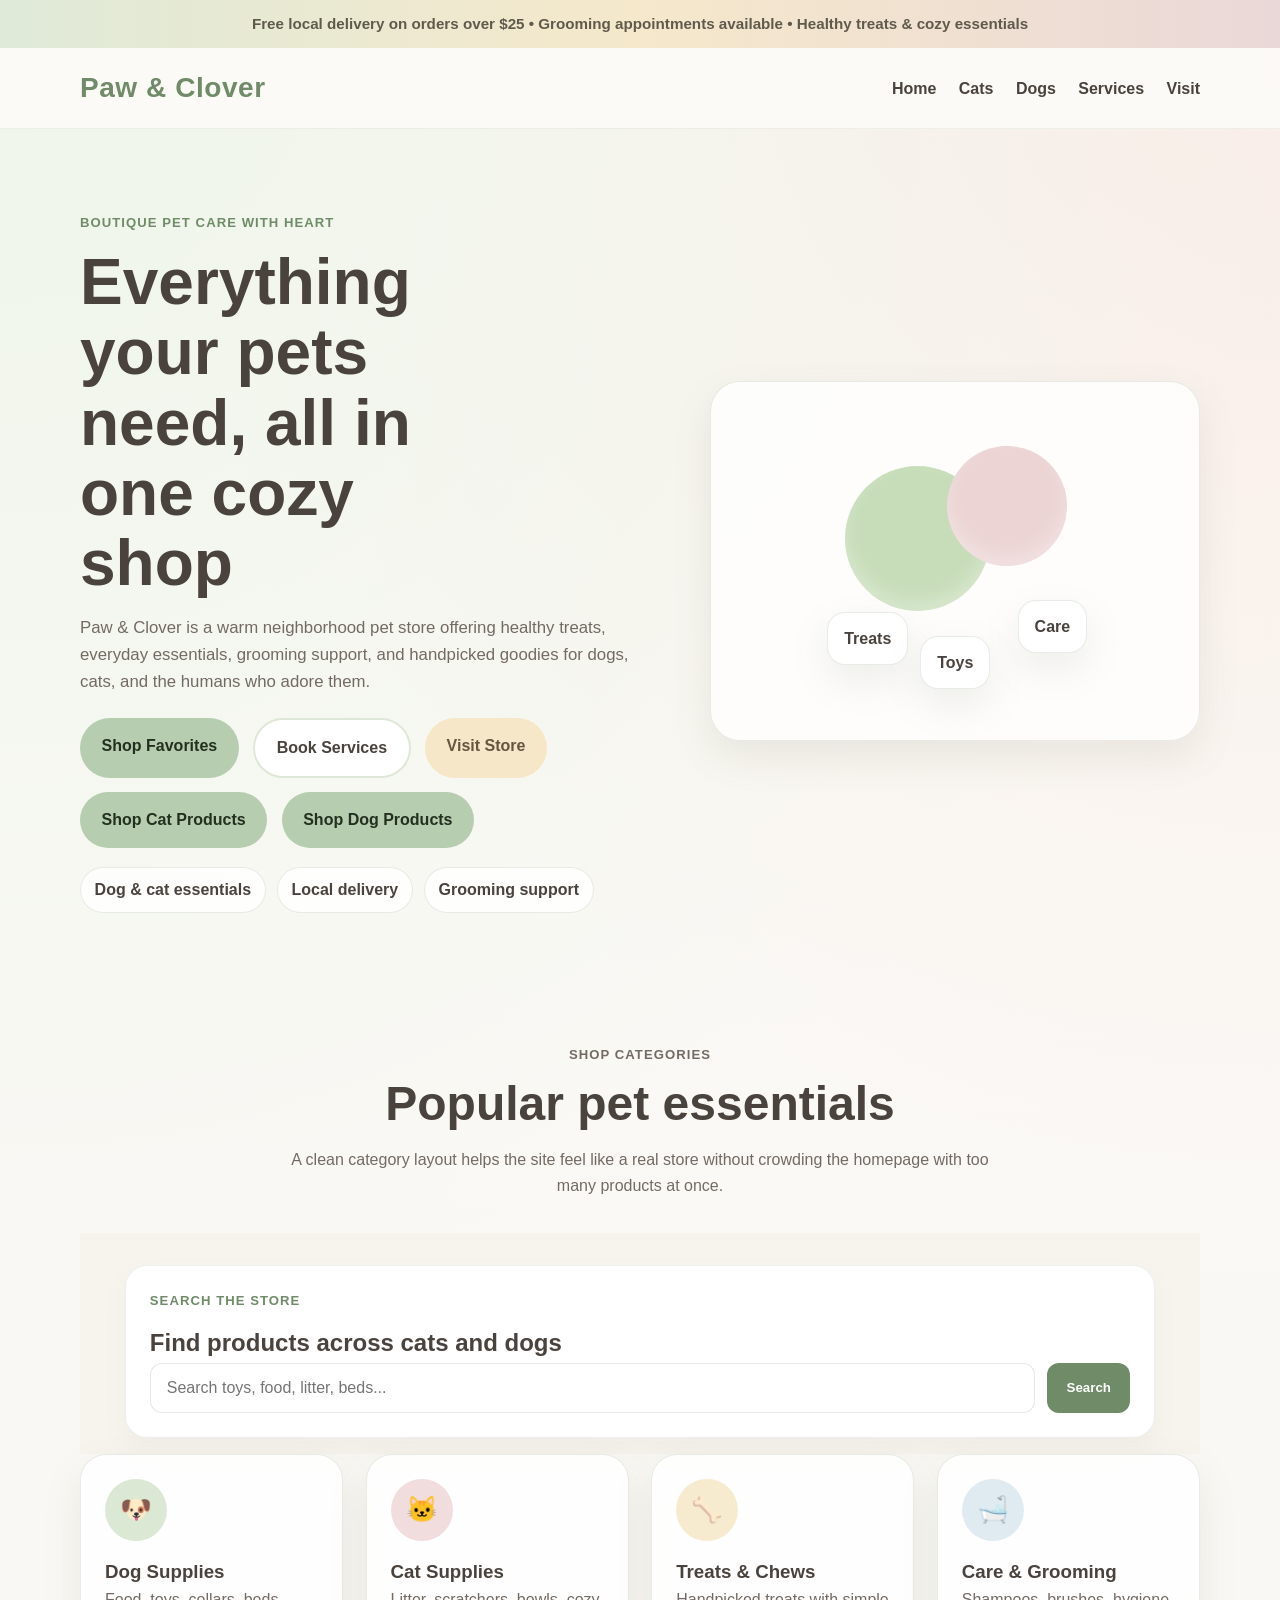
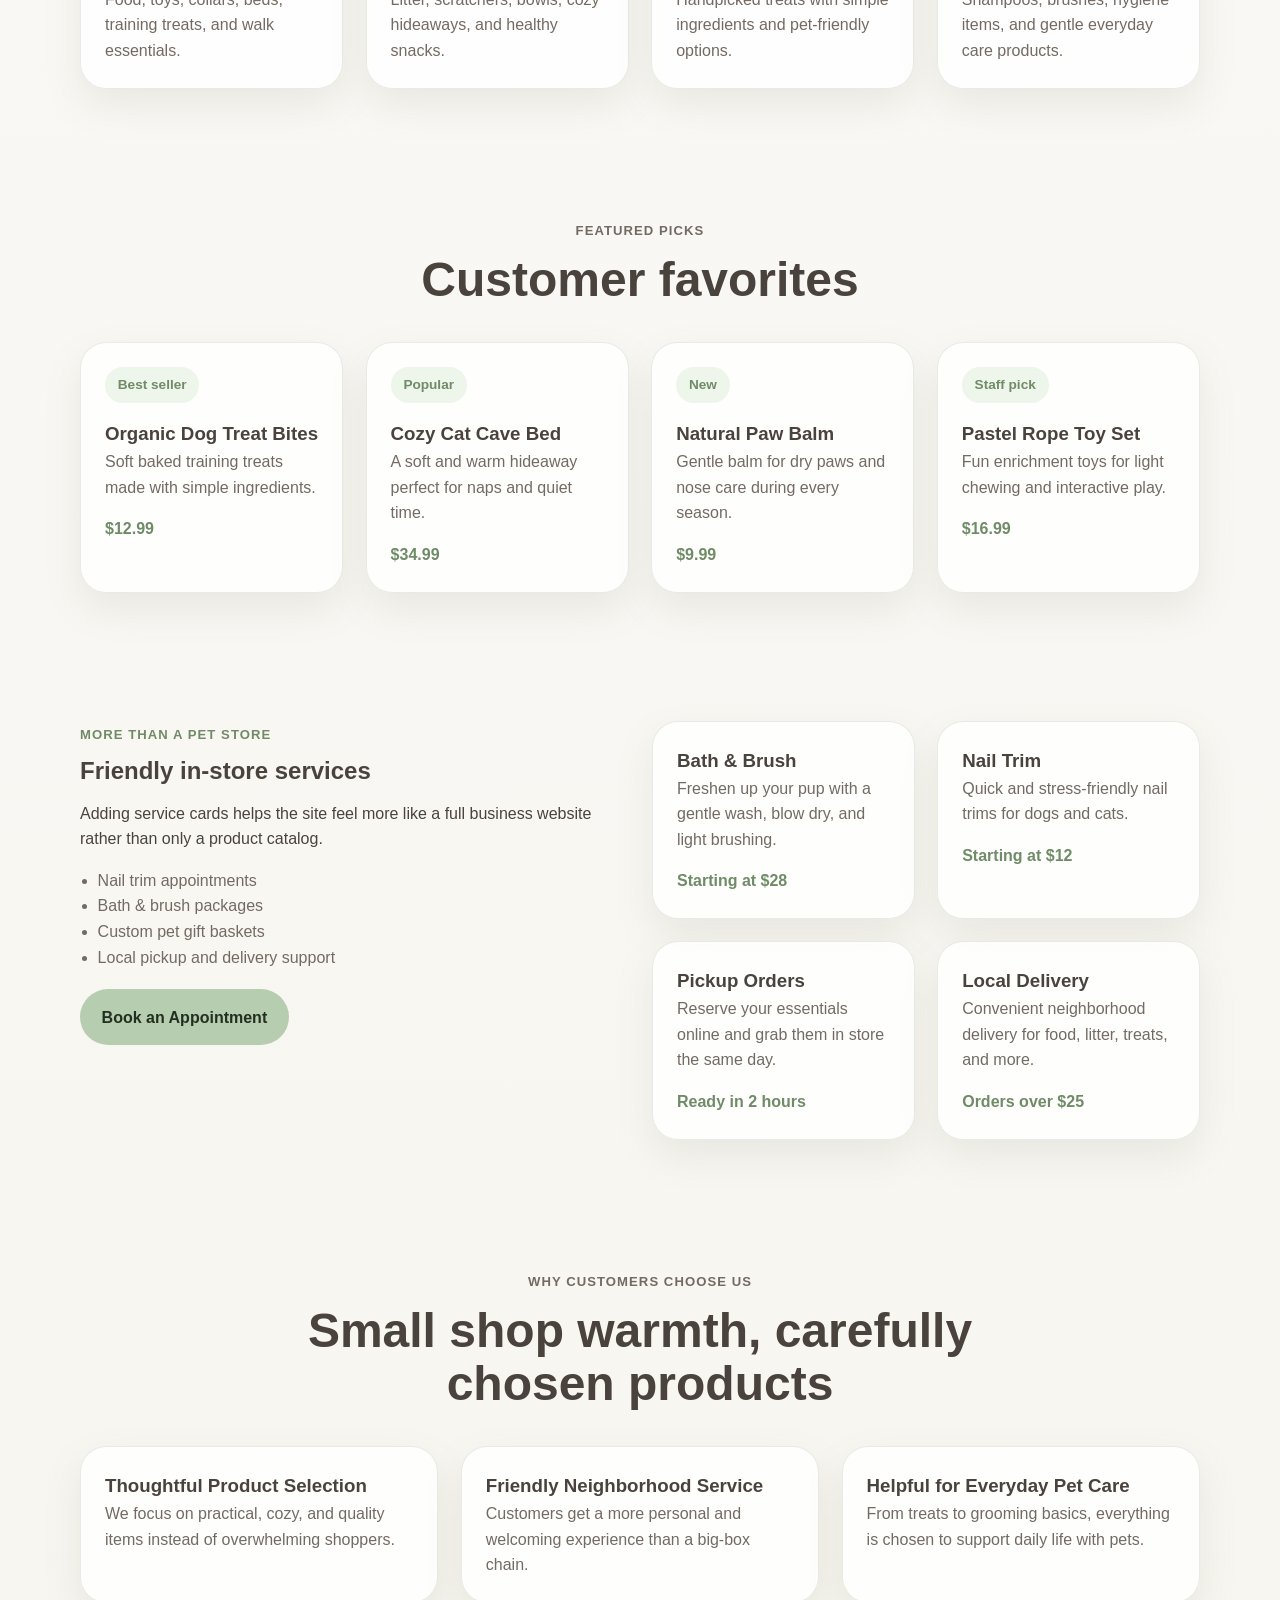
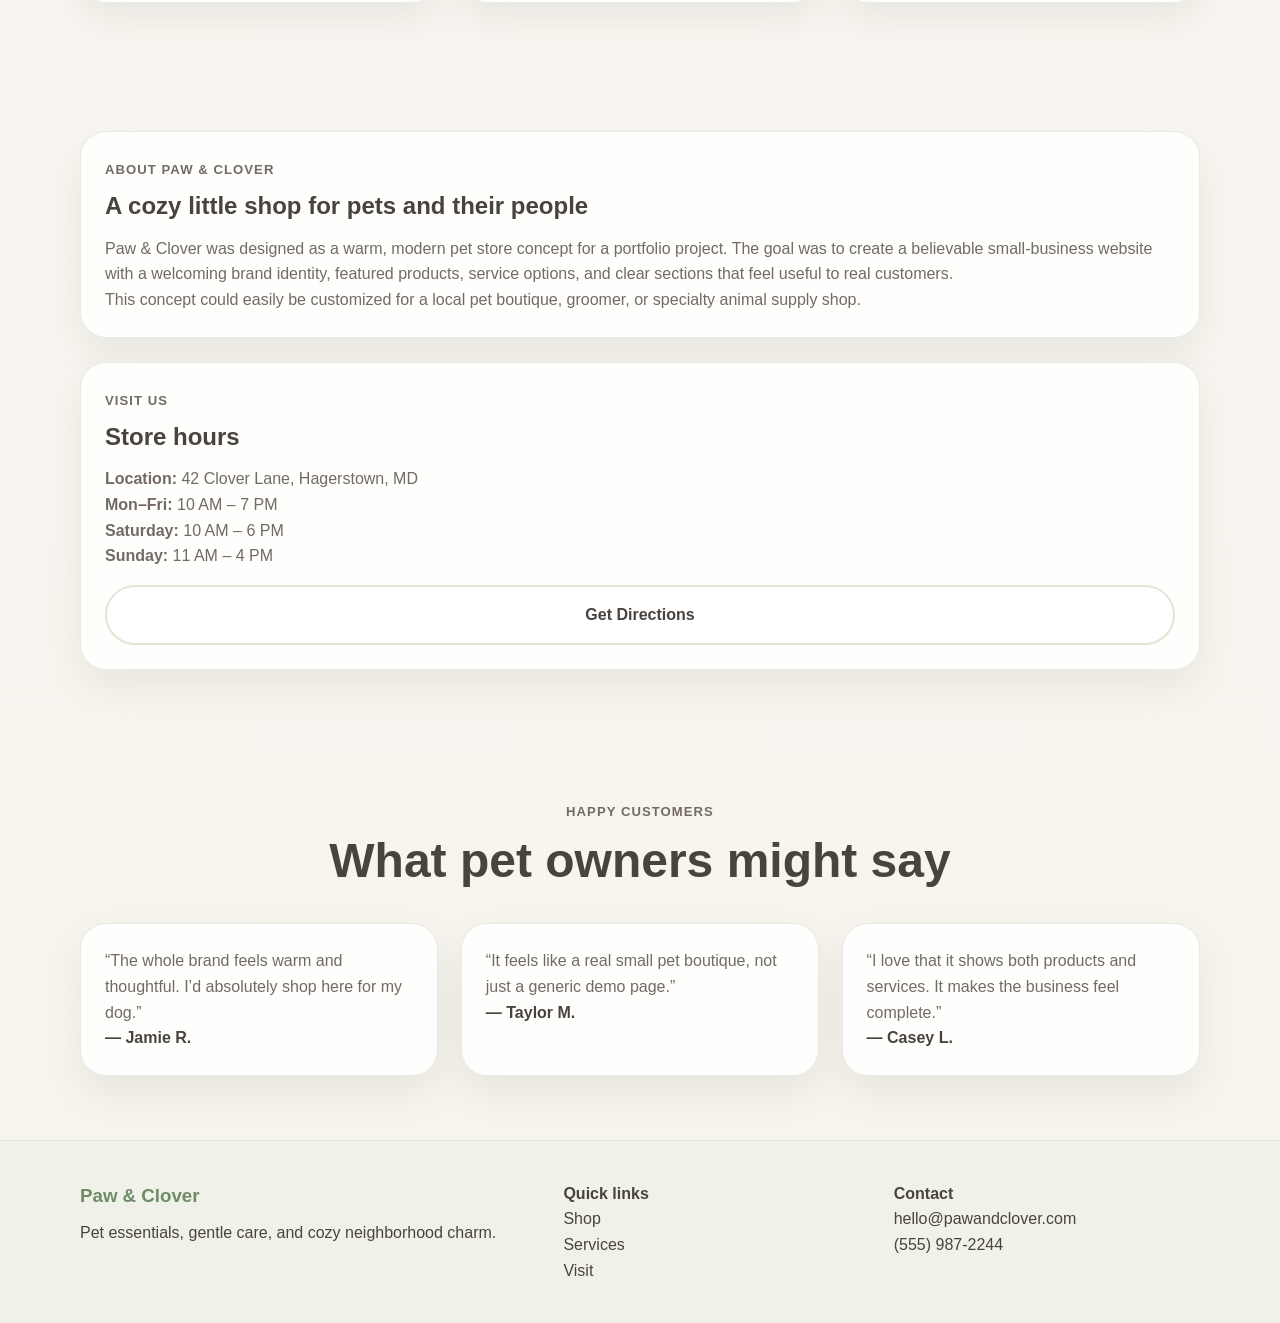
<file: index.html>
<!DOCTYPE html>
<html lang="en">
<head>
  <meta charset="UTF-8" />
  <meta name="viewport" content="width=device-width, initial-scale=1.0" />
  <title>Paw & Clover | Pet Store</title>
  <link rel="stylesheet" href="style.css" />
</head>
<body>
  <div class="top-bar">
    Free local delivery on orders over $25 • Grooming appointments available • Healthy treats & cozy essentials
  </div>

  <header class="site-header">
  <div class="container nav">
    <a href="index.html" class="logo">Paw & Clover</a>

    <nav>
      <ul class="nav-links">
        <li><a href="index.html">Home</a></li>
        <li><a href="cats.html">Cats</a></li>
        <li><a href="dogs.html">Dogs</a></li>
        <li><a href="#services">Services</a></li>
        <li><a href="#visit">Visit</a></li>
      </ul>
    </nav>
  </div>
</header>

  <section class="hero" id="home">
    <div class="container hero-grid">
      <div class="hero-copy">
        <p class="eyebrow">Boutique pet care with heart</p>
        <h1>Everything your pets need, all in one cozy shop</h1>
        <p class="hero-text">
          Paw & Clover is a warm neighborhood pet store offering healthy treats,
          everyday essentials, grooming support, and handpicked goodies for dogs,
          cats, and the humans who adore them.
        </p>

       <div class="hero-actions">
         <a href="#shop" class="btn primary-btn">Shop Favorites</a>
         <a href="#services" class="btn secondary-btn">Book Services</a>
         <a href="#visit" class="btn ghost-btn">Visit Store</a>

         <a href="cats.html" class="btn primary-btn">Shop Cat Products</a>
         <a href="dogs.html" class="btn primary-btn">Shop Dog Products</a>
         </div>

        <div class="hero-pills">
          <span>Dog & cat essentials</span>
          <span>Local delivery</span>
          <span>Grooming support</span>
        </div>
      </div>

      <div class="hero-card">
        <div class="pet-illustration">
          <div class="pet-circle dog-circle"></div>
          <div class="pet-circle cat-circle"></div>
          <div class="pet-card small-card card-one">Treats</div>
          <div class="pet-card small-card card-two">Toys</div>
          <div class="pet-card small-card card-three">Care</div>
        </div>
      </div>
    </div>
  </section>

  <section class="category-section" id="shop">
    <div class="container">
      <div class="section-heading">
        <p class="eyebrow">Shop categories</p>
        <h2>Popular pet essentials</h2>
        <p>
          A clean category layout helps the site feel like a real store without
          crowding the homepage with too many products at once.
        </p>
      </div>
     
   <section class="homepage-search-section">
    <div class="container">
      <div class="homepage-search-card">
        <p class="department-label">Search the store</p>
        <h2>Find products across cats and dogs</h2>

        <form class="search-bar" id="global-search-form">
          <input
            id="global-search-input"
            type="text"
            placeholder="Search toys, food, litter, beds..."
          />
          <button type="submit">Search</button>
        </form>

        <div id="global-search-results"></div>
      </div>
    </div>
  </section>
      <div class="card-grid four-grid">
        <article class="category-card">
          <div class="icon-circle sage">🐶</div>
          <h3>Dog Supplies</h3>
          <p>Food, toys, collars, beds, training treats, and walk essentials.</p>
        </article>

        <article class="category-card">
          <div class="icon-circle blush">🐱</div>
          <h3>Cat Supplies</h3>
          <p>Litter, scratchers, bowls, cozy hideaways, and healthy snacks.</p>
        </article>

        <article class="category-card">
          <div class="icon-circle cream">🦴</div>
          <h3>Treats & Chews</h3>
          <p>Handpicked treats with simple ingredients and pet-friendly options.</p>
        </article>

        <article class="category-card">
          <div class="icon-circle blue">🛁</div>
          <h3>Care & Grooming</h3>
          <p>Shampoos, brushes, hygiene items, and gentle everyday care products.</p>
        </article>
      </div>
    </div>
  </section>

  <section class="featured-products" id="featured">
    <div class="container">
      <div class="section-heading">
        <p class="eyebrow">Featured picks</p>
        <h2>Customer favorites</h2>
      </div>

      <div class="card-grid four-grid">
        <article class="product-card">
          <div class="product-badge">Best seller</div>
          <h3>Organic Dog Treat Bites</h3>
          <p>Soft baked training treats made with simple ingredients.</p>
          <span>$12.99</span>
        </article>

        <article class="product-card">
          <div class="product-badge">Popular</div>
          <h3>Cozy Cat Cave Bed</h3>
          <p>A soft and warm hideaway perfect for naps and quiet time.</p>
          <span>$34.99</span>
        </article>

        <article class="product-card">
          <div class="product-badge">New</div>
          <h3>Natural Paw Balm</h3>
          <p>Gentle balm for dry paws and nose care during every season.</p>
          <span>$9.99</span>
        </article>

        <article class="product-card">
          <div class="product-badge">Staff pick</div>
          <h3>Pastel Rope Toy Set</h3>
          <p>Fun enrichment toys for light chewing and interactive play.</p>
          <span>$16.99</span>
        </article>
      </div>
    </div>
  </section>

  <section class="services-section" id="services">
    <div class="container services-grid">
      <div class="services-copy">
        <p class="eyebrow">More than a pet store</p>
        <h2>Friendly in-store services</h2>
        <p>
          Adding service cards helps the site feel more like a full business
          website rather than only a product catalog.
        </p>

        <ul class="service-list">
          <li>Nail trim appointments</li>
          <li>Bath & brush packages</li>
          <li>Custom pet gift baskets</li>
          <li>Local pickup and delivery support</li>
        </ul>

        <a href="#" class="btn primary-btn">Book an Appointment</a>
      </div>

      <div class="card-grid two-grid">
        <article class="service-card">
          <h3>Bath & Brush</h3>
          <p>
            Freshen up your pup with a gentle wash, blow dry, and light brushing.
          </p>
          <span>Starting at $28</span>
        </article>

        <article class="service-card">
          <h3>Nail Trim</h3>
          <p>
            Quick and stress-friendly nail trims for dogs and cats.
          </p>
          <span>Starting at $12</span>
        </article>

        <article class="service-card">
          <h3>Pickup Orders</h3>
          <p>
            Reserve your essentials online and grab them in store the same day.
          </p>
          <span>Ready in 2 hours</span>
        </article>

        <article class="service-card">
          <h3>Local Delivery</h3>
          <p>
            Convenient neighborhood delivery for food, litter, treats, and more.
          </p>
          <span>Orders over $25</span>
        </article>
      </div>
    </div>
  </section>

  <section class="why-section">
    <div class="container">
      <div class="section-heading">
        <p class="eyebrow">Why customers choose us</p>
        <h2>Small shop warmth, carefully chosen products</h2>
      </div>

      <div class="card-grid three-grid">
        <article class="why-card">
          <h3>Thoughtful Product Selection</h3>
          <p>
            We focus on practical, cozy, and quality items instead of overwhelming shoppers.
          </p>
        </article>

        <article class="why-card">
          <h3>Friendly Neighborhood Service</h3>
          <p>
            Customers get a more personal and welcoming experience than a big-box chain.
          </p>
        </article>

        <article class="why-card">
          <h3>Helpful for Everyday Pet Care</h3>
          <p>
            From treats to grooming basics, everything is chosen to support daily life with pets.
          </p>
        </article>
      </div>
    </div>
  </section>

  <section class="about-section" id="about">
    <div class="container about-grid">
      <article class="about-card">
        <p class="eyebrow">About Paw & Clover</p>
        <h2>A cozy little shop for pets and their people</h2>
        <p>
          Paw & Clover was designed as a warm, modern pet store concept for a
          portfolio project. The goal was to create a believable small-business
          website with a welcoming brand identity, featured products, service
          options, and clear sections that feel useful to real customers.
        </p>
        <p>
          This concept could easily be customized for a local pet boutique,
          groomer, or specialty animal supply shop.
        </p>
      </article>

      <article class="hours-card" id="visit">
        <p class="eyebrow">Visit us</p>
        <h2>Store hours</h2>
        <p><strong>Location:</strong> 42 Clover Lane, Hagerstown, MD</p>
        <p><strong>Mon–Fri:</strong> 10 AM – 7 PM</p>
        <p><strong>Saturday:</strong> 10 AM – 6 PM</p>
        <p><strong>Sunday:</strong> 11 AM – 4 PM</p>
        <a href="#" class="btn secondary-btn full-btn">Get Directions</a>
      </article>
    </div>
  </section>

  <section class="reviews-section">
    <div class="container">
      <div class="section-heading">
        <p class="eyebrow">Happy customers</p>
        <h2>What pet owners might say</h2>
      </div>

      <div class="card-grid three-grid">
        <article class="review-card">
          <p>
            “The whole brand feels warm and thoughtful. I’d absolutely shop here for my dog.”
          </p>
          <strong>— Jamie R.</strong>
        </article>

        <article class="review-card">
          <p>
            “It feels like a real small pet boutique, not just a generic demo page.”
          </p>
          <strong>— Taylor M.</strong>
        </article>

        <article class="review-card">
          <p>
            “I love that it shows both products and services. It makes the business feel complete.”
          </p>
          <strong>— Casey L.</strong>
        </article>
      </div>
    </div>
  </section>

  <footer class="site-footer">
    <div class="container footer-grid">
      <div>
        <h3>Paw & Clover</h3>
        <p>Pet essentials, gentle care, and cozy neighborhood charm.</p>
      </div>

      <div>
        <p><strong>Quick links</strong></p>
        <p><a href="#shop">Shop</a></p>
        <p><a href="#services">Services</a></p>
        <p><a href="#visit">Visit</a></p>
      </div>

      <div>
        <p><strong>Contact</strong></p>
        <p>hello@pawandclover.com</p>
        <p>(555) 987-2244</p>
      </div>
    </div>
  </footer>
</body>
</html>
</file>
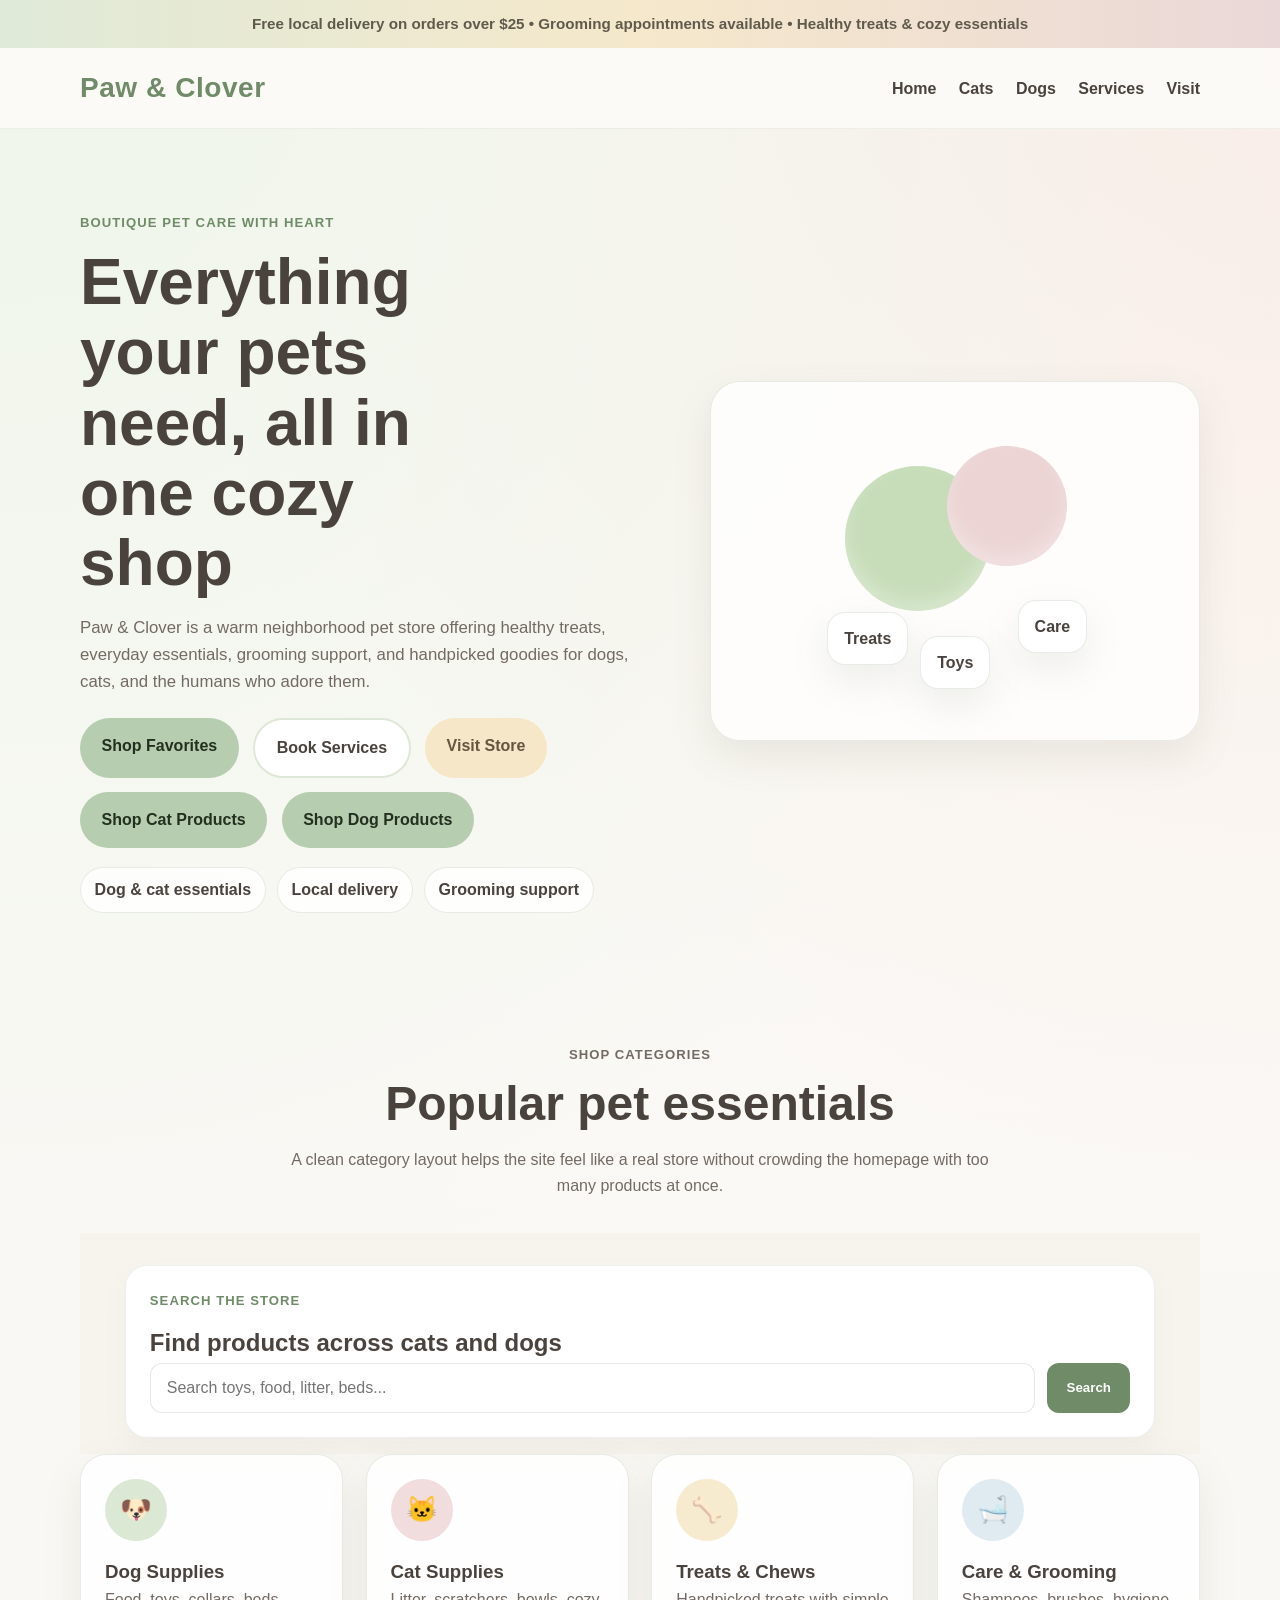
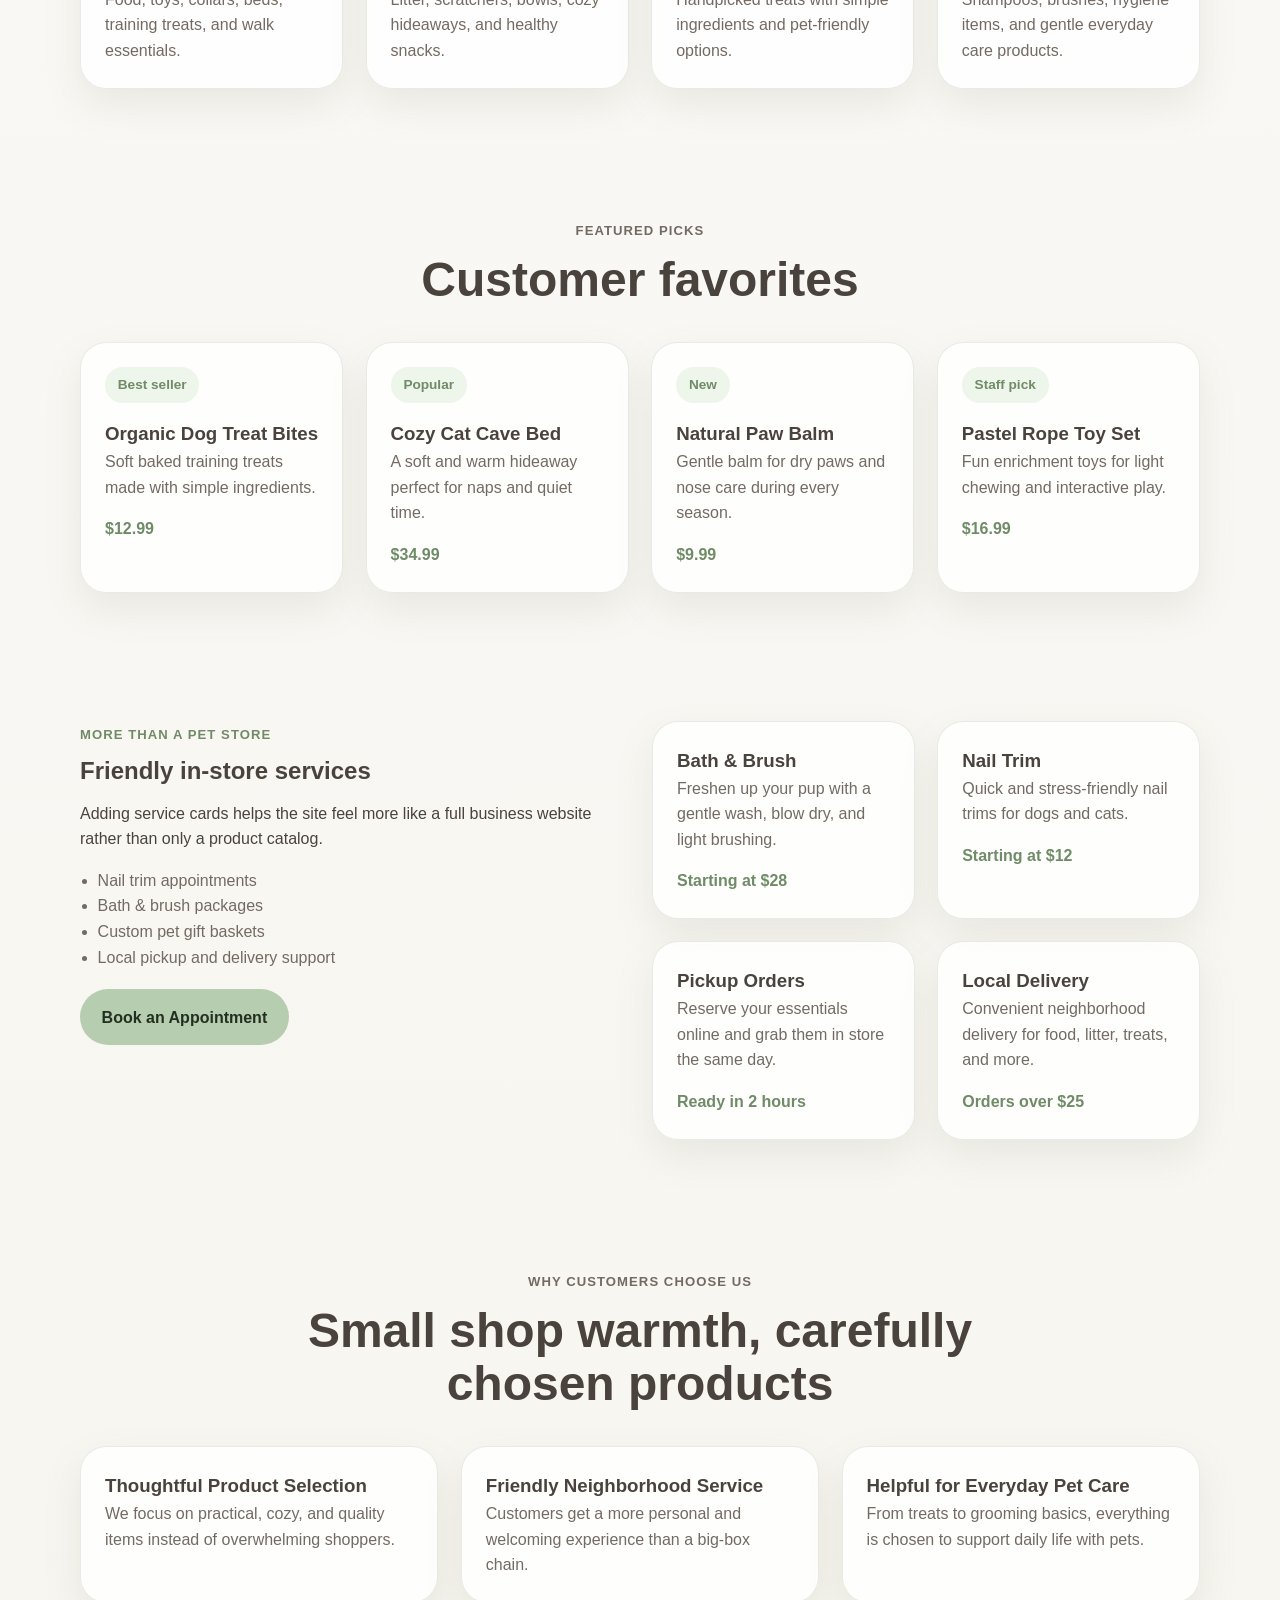
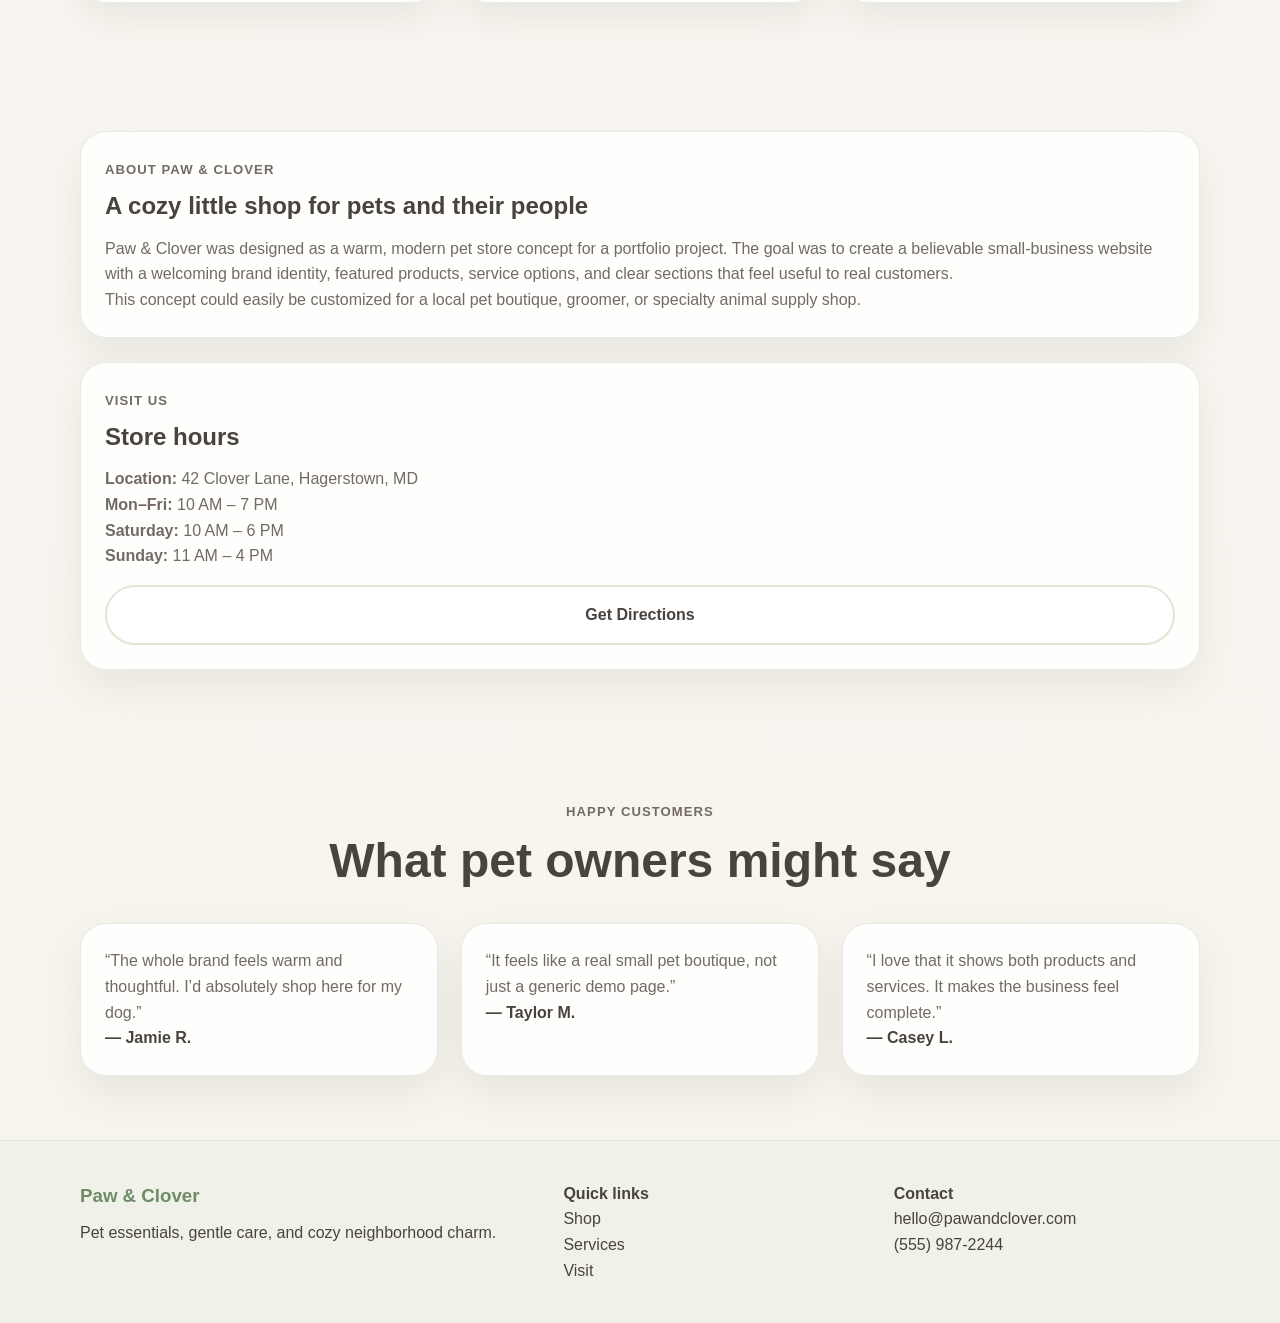
<file: petstore/index.html>
<!DOCTYPE html>
<html lang="en">
<head>
  <meta charset="UTF-8" />
  <meta name="viewport" content="width=device-width, initial-scale=1.0" />
  <title>Paw & Clover | Pet Store</title>
  <link rel="stylesheet" href="style.css" />
</head>
<body>
  <div class="top-bar">
    Free local delivery on orders over $25 • Grooming appointments available • Healthy treats & cozy essentials
  </div>

  <header class="site-header">
  <div class="container nav">
    <a href="index.html" class="logo">Paw & Clover</a>

    <nav>
      <ul class="nav-links">
        <li><a href="index.html">Home</a></li>
        <li><a href="cats.html">Cats</a></li>
        <li><a href="dogs.html">Dogs</a></li>
        <li><a href="#services">Services</a></li>
        <li><a href="#visit">Visit</a></li>
      </ul>
    </nav>
  </div>
</header>

  <section class="hero" id="home">
    <div class="container hero-grid">
      <div class="hero-copy">
        <p class="eyebrow">Boutique pet care with heart</p>
        <h1>Everything your pets need, all in one cozy shop</h1>
        <p class="hero-text">
          Paw & Clover is a warm neighborhood pet store offering healthy treats,
          everyday essentials, grooming support, and handpicked goodies for dogs,
          cats, and the humans who adore them.
        </p>

       <div class="hero-actions">
         <a href="#shop" class="btn primary-btn">Shop Favorites</a>
         <a href="#services" class="btn secondary-btn">Book Services</a>
         <a href="#visit" class="btn ghost-btn">Visit Store</a>

         <a href="cats.html" class="btn primary-btn">Shop Cat Products</a>
         <a href="dogs.html" class="btn primary-btn">Shop Dog Products</a>
         </div>

        <div class="hero-pills">
          <span>Dog & cat essentials</span>
          <span>Local delivery</span>
          <span>Grooming support</span>
        </div>
      </div>

      <div class="hero-card">
        <div class="pet-illustration">
          <div class="pet-circle dog-circle"></div>
          <div class="pet-circle cat-circle"></div>
          <div class="pet-card small-card card-one">Treats</div>
          <div class="pet-card small-card card-two">Toys</div>
          <div class="pet-card small-card card-three">Care</div>
        </div>
      </div>
    </div>
  </section>

  <section class="category-section" id="shop">
    <div class="container">
      <div class="section-heading">
        <p class="eyebrow">Shop categories</p>
        <h2>Popular pet essentials</h2>
        <p>
          A clean category layout helps the site feel like a real store without
          crowding the homepage with too many products at once.
        </p>
      </div>
     
   <section class="homepage-search-section">
    <div class="container">
      <div class="homepage-search-card">
        <p class="department-label">Search the store</p>
        <h2>Find products across cats and dogs</h2>

        <form class="search-bar" id="global-search-form">
          <input
            id="global-search-input"
            type="text"
            placeholder="Search toys, food, litter, beds..."
          />
          <button type="submit">Search</button>
        </form>

        <div id="global-search-results"></div>
      </div>
    </div>
  </section>
      <div class="card-grid four-grid">
        <article class="category-card">
          <div class="icon-circle sage">🐶</div>
          <h3>Dog Supplies</h3>
          <p>Food, toys, collars, beds, training treats, and walk essentials.</p>
        </article>

        <article class="category-card">
          <div class="icon-circle blush">🐱</div>
          <h3>Cat Supplies</h3>
          <p>Litter, scratchers, bowls, cozy hideaways, and healthy snacks.</p>
        </article>

        <article class="category-card">
          <div class="icon-circle cream">🦴</div>
          <h3>Treats & Chews</h3>
          <p>Handpicked treats with simple ingredients and pet-friendly options.</p>
        </article>

        <article class="category-card">
          <div class="icon-circle blue">🛁</div>
          <h3>Care & Grooming</h3>
          <p>Shampoos, brushes, hygiene items, and gentle everyday care products.</p>
        </article>
      </div>
    </div>
  </section>

  <section class="featured-products" id="featured">
    <div class="container">
      <div class="section-heading">
        <p class="eyebrow">Featured picks</p>
        <h2>Customer favorites</h2>
      </div>

      <div class="card-grid four-grid">
        <article class="product-card">
          <div class="product-badge">Best seller</div>
          <h3>Organic Dog Treat Bites</h3>
          <p>Soft baked training treats made with simple ingredients.</p>
          <span>$12.99</span>
        </article>

        <article class="product-card">
          <div class="product-badge">Popular</div>
          <h3>Cozy Cat Cave Bed</h3>
          <p>A soft and warm hideaway perfect for naps and quiet time.</p>
          <span>$34.99</span>
        </article>

        <article class="product-card">
          <div class="product-badge">New</div>
          <h3>Natural Paw Balm</h3>
          <p>Gentle balm for dry paws and nose care during every season.</p>
          <span>$9.99</span>
        </article>

        <article class="product-card">
          <div class="product-badge">Staff pick</div>
          <h3>Pastel Rope Toy Set</h3>
          <p>Fun enrichment toys for light chewing and interactive play.</p>
          <span>$16.99</span>
        </article>
      </div>
    </div>
  </section>

  <section class="services-section" id="services">
    <div class="container services-grid">
      <div class="services-copy">
        <p class="eyebrow">More than a pet store</p>
        <h2>Friendly in-store services</h2>
        <p>
          Adding service cards helps the site feel more like a full business
          website rather than only a product catalog.
        </p>

        <ul class="service-list">
          <li>Nail trim appointments</li>
          <li>Bath & brush packages</li>
          <li>Custom pet gift baskets</li>
          <li>Local pickup and delivery support</li>
        </ul>

        <a href="#" class="btn primary-btn">Book an Appointment</a>
      </div>

      <div class="card-grid two-grid">
        <article class="service-card">
          <h3>Bath & Brush</h3>
          <p>
            Freshen up your pup with a gentle wash, blow dry, and light brushing.
          </p>
          <span>Starting at $28</span>
        </article>

        <article class="service-card">
          <h3>Nail Trim</h3>
          <p>
            Quick and stress-friendly nail trims for dogs and cats.
          </p>
          <span>Starting at $12</span>
        </article>

        <article class="service-card">
          <h3>Pickup Orders</h3>
          <p>
            Reserve your essentials online and grab them in store the same day.
          </p>
          <span>Ready in 2 hours</span>
        </article>

        <article class="service-card">
          <h3>Local Delivery</h3>
          <p>
            Convenient neighborhood delivery for food, litter, treats, and more.
          </p>
          <span>Orders over $25</span>
        </article>
      </div>
    </div>
  </section>

  <section class="why-section">
    <div class="container">
      <div class="section-heading">
        <p class="eyebrow">Why customers choose us</p>
        <h2>Small shop warmth, carefully chosen products</h2>
      </div>

      <div class="card-grid three-grid">
        <article class="why-card">
          <h3>Thoughtful Product Selection</h3>
          <p>
            We focus on practical, cozy, and quality items instead of overwhelming shoppers.
          </p>
        </article>

        <article class="why-card">
          <h3>Friendly Neighborhood Service</h3>
          <p>
            Customers get a more personal and welcoming experience than a big-box chain.
          </p>
        </article>

        <article class="why-card">
          <h3>Helpful for Everyday Pet Care</h3>
          <p>
            From treats to grooming basics, everything is chosen to support daily life with pets.
          </p>
        </article>
      </div>
    </div>
  </section>

  <section class="about-section" id="about">
    <div class="container about-grid">
      <article class="about-card">
        <p class="eyebrow">About Paw & Clover</p>
        <h2>A cozy little shop for pets and their people</h2>
        <p>
          Paw & Clover was designed as a warm, modern pet store concept for a
          portfolio project. The goal was to create a believable small-business
          website with a welcoming brand identity, featured products, service
          options, and clear sections that feel useful to real customers.
        </p>
        <p>
          This concept could easily be customized for a local pet boutique,
          groomer, or specialty animal supply shop.
        </p>
      </article>

      <article class="hours-card" id="visit">
        <p class="eyebrow">Visit us</p>
        <h2>Store hours</h2>
        <p><strong>Location:</strong> 42 Clover Lane, Hagerstown, MD</p>
        <p><strong>Mon–Fri:</strong> 10 AM – 7 PM</p>
        <p><strong>Saturday:</strong> 10 AM – 6 PM</p>
        <p><strong>Sunday:</strong> 11 AM – 4 PM</p>
        <a href="#" class="btn secondary-btn full-btn">Get Directions</a>
      </article>
    </div>
  </section>

  <section class="reviews-section">
    <div class="container">
      <div class="section-heading">
        <p class="eyebrow">Happy customers</p>
        <h2>What pet owners might say</h2>
      </div>

      <div class="card-grid three-grid">
        <article class="review-card">
          <p>
            “The whole brand feels warm and thoughtful. I’d absolutely shop here for my dog.”
          </p>
          <strong>— Jamie R.</strong>
        </article>

        <article class="review-card">
          <p>
            “It feels like a real small pet boutique, not just a generic demo page.”
          </p>
          <strong>— Taylor M.</strong>
        </article>

        <article class="review-card">
          <p>
            “I love that it shows both products and services. It makes the business feel complete.”
          </p>
          <strong>— Casey L.</strong>
        </article>
      </div>
    </div>
  </section>

  <footer class="site-footer">
    <div class="container footer-grid">
      <div>
        <h3>Paw & Clover</h3>
        <p>Pet essentials, gentle care, and cozy neighborhood charm.</p>
      </div>

      <div>
        <p><strong>Quick links</strong></p>
        <p><a href="#shop">Shop</a></p>
        <p><a href="#services">Services</a></p>
        <p><a href="#visit">Visit</a></p>
      </div>

      <div>
        <p><strong>Contact</strong></p>
        <p>hello@pawandclover.com</p>
        <p>(555) 987-2244</p>
      </div>
    </div>
  </footer>
</body>
</html>
</file>
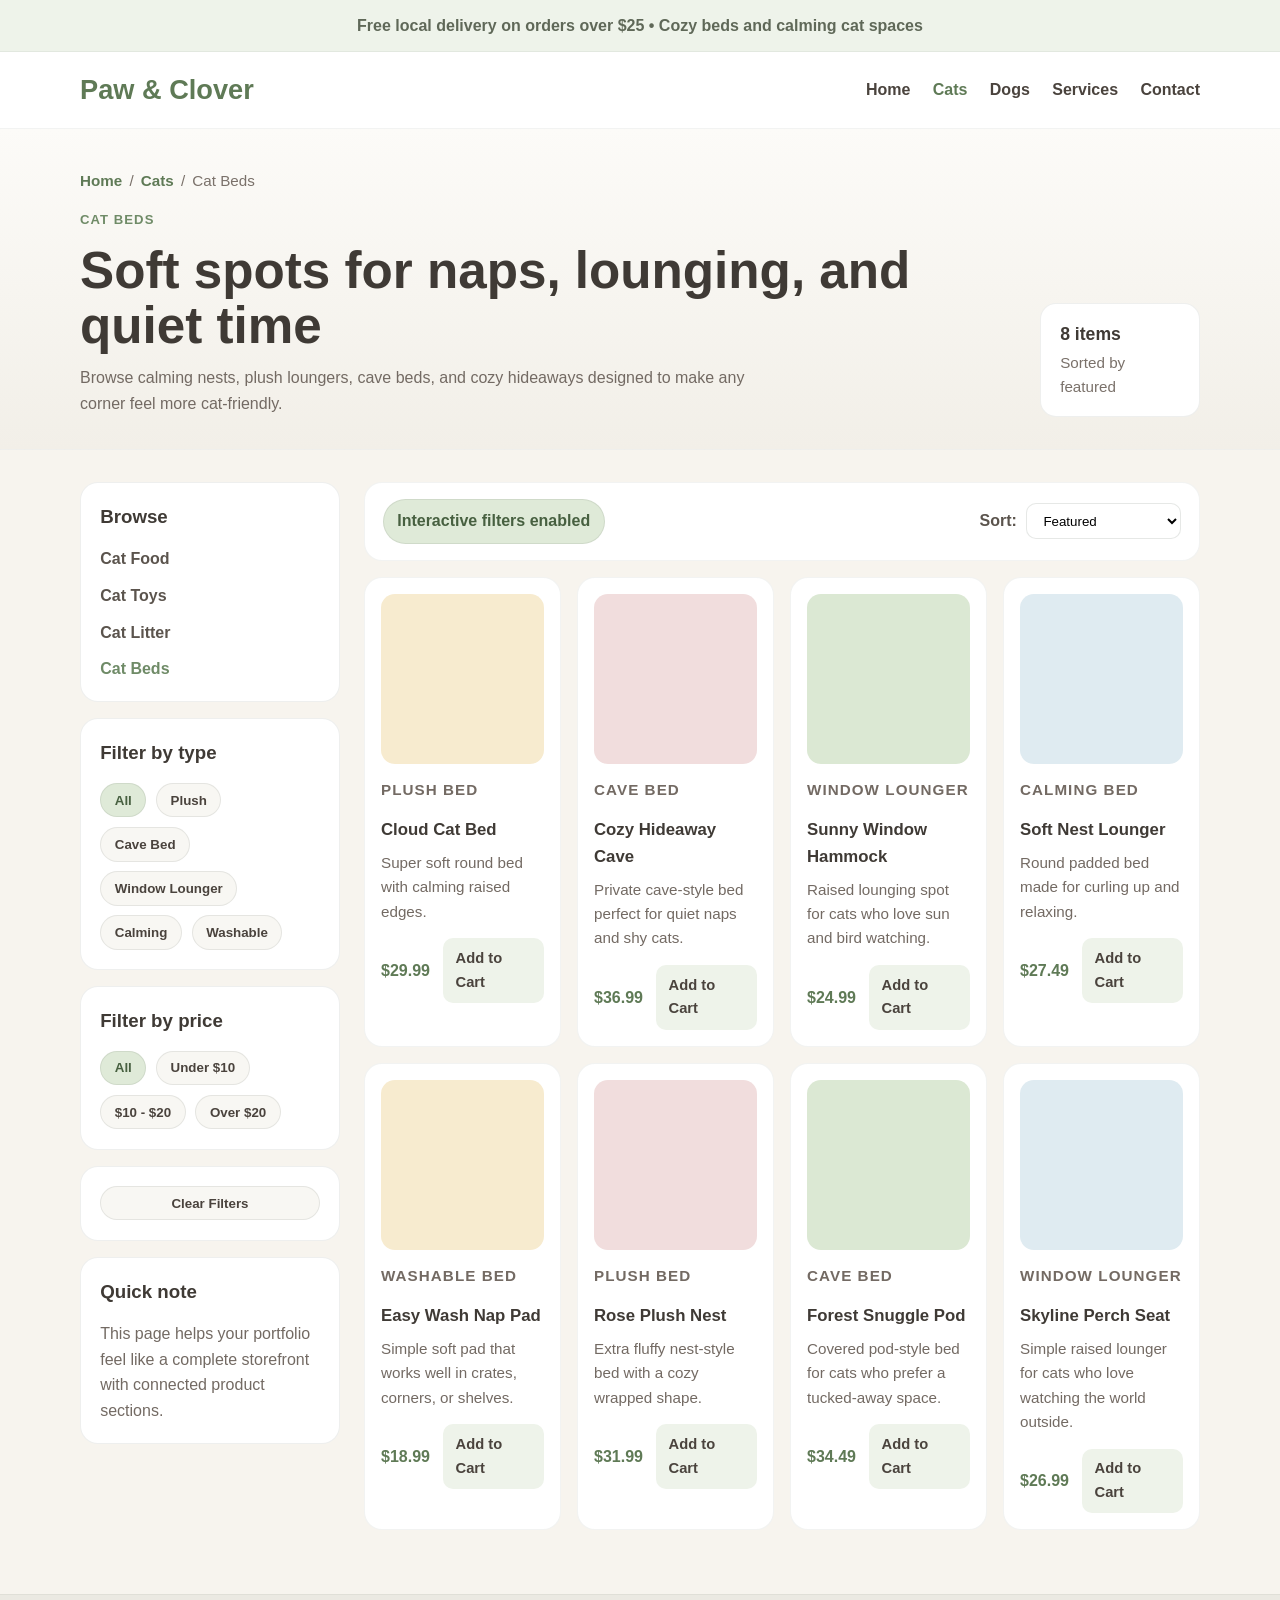
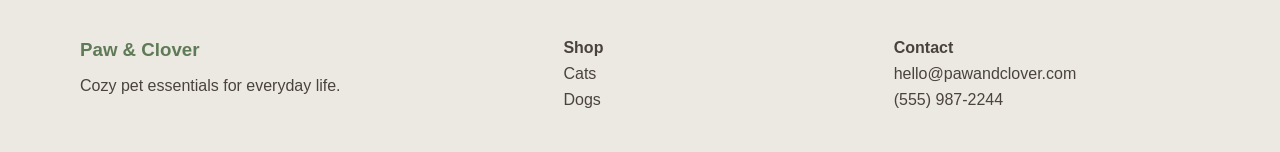
<file: cat-bed.html>
<!DOCTYPE html>
<html lang="en">
<head>
  <meta charset="UTF-8" />
  <meta name="viewport" content="width=device-width, initial-scale=1.0" />
  <title>Cat Beds | Paw & Clover</title>
  <link rel="stylesheet" href="style.css" />
</head>
<body>
  <div class="store-topbar">
    Free local delivery on orders over $25 • Cozy beds and calming cat spaces
  </div>

  <header class="store-header">
    <div class="container store-nav">
      <a href="index.html" class="store-logo">Paw & Clover</a>

      <nav>
        <ul class="store-links">
          <li><a href="index.html">Home</a></li>
          <li><a href="cats.html" class="active-link">Cats</a></li>
          <li><a href="dogs.html">Dogs</a></li>
          <li><a href="#">Services</a></li>
          <li><a href="#">Contact</a></li>
        </ul>
      </nav>
    </div>
  </header>

  <section class="product-page-hero">
    <div class="container">
      <div class="breadcrumbs">
        <a href="index.html">Home</a>
        <span>/</span>
        <a href="cats.html">Cats</a>
        <span>/</span>
        <span>Cat Beds</span>
      </div>

      <div class="product-page-head">
        <div>
          <p class="department-label">Cat Beds</p>
          <h1>Soft spots for naps, lounging, and quiet time</h1>
          <p class="page-subtext">
            Browse calming nests, plush loungers, cave beds, and cozy hideaways
            designed to make any corner feel more cat-friendly.
          </p>
        </div>

        <div class="results-box">
          <strong id="cat-bed-count">8 items</strong>
          <p>Sorted by featured</p>
        </div>
      </div>
    </div>
  </section>

  <section class="catalog-section">
    <div class="container catalog-grid">
      <aside class="catalog-sidebar">
        <div class="catalog-panel">
          <h3>Browse</h3>
          <ul class="catalog-links">
            <li><a href="cat-food.html">Cat Food</a></li>
            <li><a href="cat-toys.html">Cat Toys</a></li>
            <li><a href="cat-litter.html">Cat Litter</a></li>
            <li><a href="cat-bed.html" class="active-side-link">Cat Beds</a></li>
          </ul>
        </div>

        <div class="catalog-panel">
          <h3>Filter by type</h3>
          <div class="filter-pills filter-group" data-filter-group="type">
            <button type="button" class="toolbar-chip filter-btn active-chip" data-filter="all">All</button>
            <button type="button" class="toolbar-chip filter-btn" data-filter="plush">Plush</button>
            <button type="button" class="toolbar-chip filter-btn" data-filter="cave">Cave Bed</button>
            <button type="button" class="toolbar-chip filter-btn" data-filter="window">Window Lounger</button>
            <button type="button" class="toolbar-chip filter-btn" data-filter="calming">Calming</button>
            <button type="button" class="toolbar-chip filter-btn" data-filter="washable">Washable</button>
          </div>
        </div>

        <div class="catalog-panel">
          <h3>Filter by price</h3>
          <div class="filter-pills filter-group" data-filter-group="price">
            <button type="button" class="toolbar-chip filter-btn active-chip" data-filter="all">All</button>
            <button type="button" class="toolbar-chip filter-btn" data-filter="under-10">Under $10</button>
            <button type="button" class="toolbar-chip filter-btn" data-filter="10-20">$10 - $20</button>
            <button type="button" class="toolbar-chip filter-btn" data-filter="over-20">Over $20</button>
          </div>
        </div>
  

	<div class="catalog-panel">
  	 <button type="button" class="toolbar-chip clear-filters-btn" id="clear-cat-bed-filters">
    	 Clear Filters
  	 </button>
	 </div>

        <div class="catalog-panel">
          <h3>Quick note</h3>
          <p>
            This page helps your portfolio feel like a complete storefront with connected product sections.
          </p>
        </div>
      </aside>

      <main class="catalog-main">
        <div class="catalog-toolbar">
          <div class="toolbar-left">
            <span class="toolbar-chip active-chip">Interactive filters enabled</span>
          </div>

          <div class="toolbar-right">
            <label for="sort-bed">Sort:</label>
            <select id="sort-bed">
              <option>Featured</option>
              <option>Price: Low to High</option>
              <option>Price: High to Low</option>
              <option>Newest</option>
            </select>
          </div>
        </div>

        <div class="catalog-products" id="cat-bed-products">
          <article class="catalog-card" data-type="plush" data-price="29.99" data-date="2026-03-20">
            <div class="catalog-thumb thumb-cream"></div>
            <p class="product-type">Plush Bed</p>
            <h3>Cloud Cat Bed</h3>
            <p>Super soft round bed with calming raised edges.</p>
            <div class="catalog-meta">
              <span>$29.99</span>
              <a href="#">Add to Cart</a>
            </div>
          </article>

          <article class="catalog-card" data-type="cave" data-price="36.99" data-date="2026-03-21">
            <div class="catalog-thumb thumb-blush"></div>
            <p class="product-type">Cave Bed</p>
            <h3>Cozy Hideaway Cave</h3>
            <p>Private cave-style bed perfect for quiet naps and shy cats.</p>
            <div class="catalog-meta">
              <span>$36.99</span>
              <a href="#">Add to Cart</a>
            </div>
          </article>

          <article class="catalog-card" data-type="window" data-price="24.99" data-date="2026-03-18">
            <div class="catalog-thumb thumb-sage"></div>
            <p class="product-type">Window Lounger</p>
            <h3>Sunny Window Hammock</h3>
            <p>Raised lounging spot for cats who love sun and bird watching.</p>
            <div class="catalog-meta">
              <span>$24.99</span>
              <a href="#">Add to Cart</a>
            </div>
          </article>

          <article class="catalog-card" data-type="calming" data-price="27.49" data-date="2026-03-14">
            <div class="catalog-thumb thumb-blue"></div>
            <p class="product-type">Calming Bed</p>
            <h3>Soft Nest Lounger</h3>
            <p>Round padded bed made for curling up and relaxing.</p>
            <div class="catalog-meta">
              <span>$27.49</span>
              <a href="#">Add to Cart</a>
            </div>
          </article>

          <article class="catalog-card" data-type="washable" data-price="18.99" data-date="2026-03-17">
            <div class="catalog-thumb thumb-cream"></div>
            <p class="product-type">Washable Bed</p>
            <h3>Easy Wash Nap Pad</h3>
            <p>Simple soft pad that works well in crates, corners, or shelves.</p>
            <div class="catalog-meta">
              <span>$18.99</span>
              <a href="#">Add to Cart</a>
            </div>
          </article>

          <article class="catalog-card" data-type="plush" data-price="31.99" data-date="2026-03-10">
            <div class="catalog-thumb thumb-blush"></div>
            <p class="product-type">Plush Bed</p>
            <h3>Rose Plush Nest</h3>
            <p>Extra fluffy nest-style bed with a cozy wrapped shape.</p>
            <div class="catalog-meta">
              <span>$31.99</span>
              <a href="#">Add to Cart</a>
            </div>
          </article>

          <article class="catalog-card" data-type="cave" data-price="34.49" data-date="2026-03-12">
            <div class="catalog-thumb thumb-sage"></div>
            <p class="product-type">Cave Bed</p>
            <h3>Forest Snuggle Pod</h3>
            <p>Covered pod-style bed for cats who prefer a tucked-away space.</p>
            <div class="catalog-meta">
              <span>$34.49</span>
              <a href="#">Add to Cart</a>
            </div>
          </article>

          <article class="catalog-card" data-type="window" data-price="26.99" data-date="2026-03-08">
            <div class="catalog-thumb thumb-blue"></div>
            <p class="product-type">Window Lounger</p>
            <h3>Skyline Perch Seat</h3>
            <p>Simple raised lounger for cats who love watching the world outside.</p>
            <div class="catalog-meta">
              <span>$26.99</span>
              <a href="#">Add to Cart</a>
            </div>
          </article>
        </div>
      </main>
    </div>
  </section>

  <footer class="store-footer">
    <div class="container store-footer-grid">
      <div>
        <h3>Paw & Clover</h3>
        <p>Cozy pet essentials for everyday life.</p>
      </div>

      <div>
        <p><strong>Shop</strong></p>
        <p><a href="cats.html">Cats</a></p>
        <p><a href="dogs.html">Dogs</a></p>
      </div>

      <div>
        <p><strong>Contact</strong></p>
        <p>hello@pawandclover.com</p>
        <p>(555) 987-2244</p>
      </div>
    </div>
  </footer>

  <script src="script.js"></script>
</body>
</html>
</file>
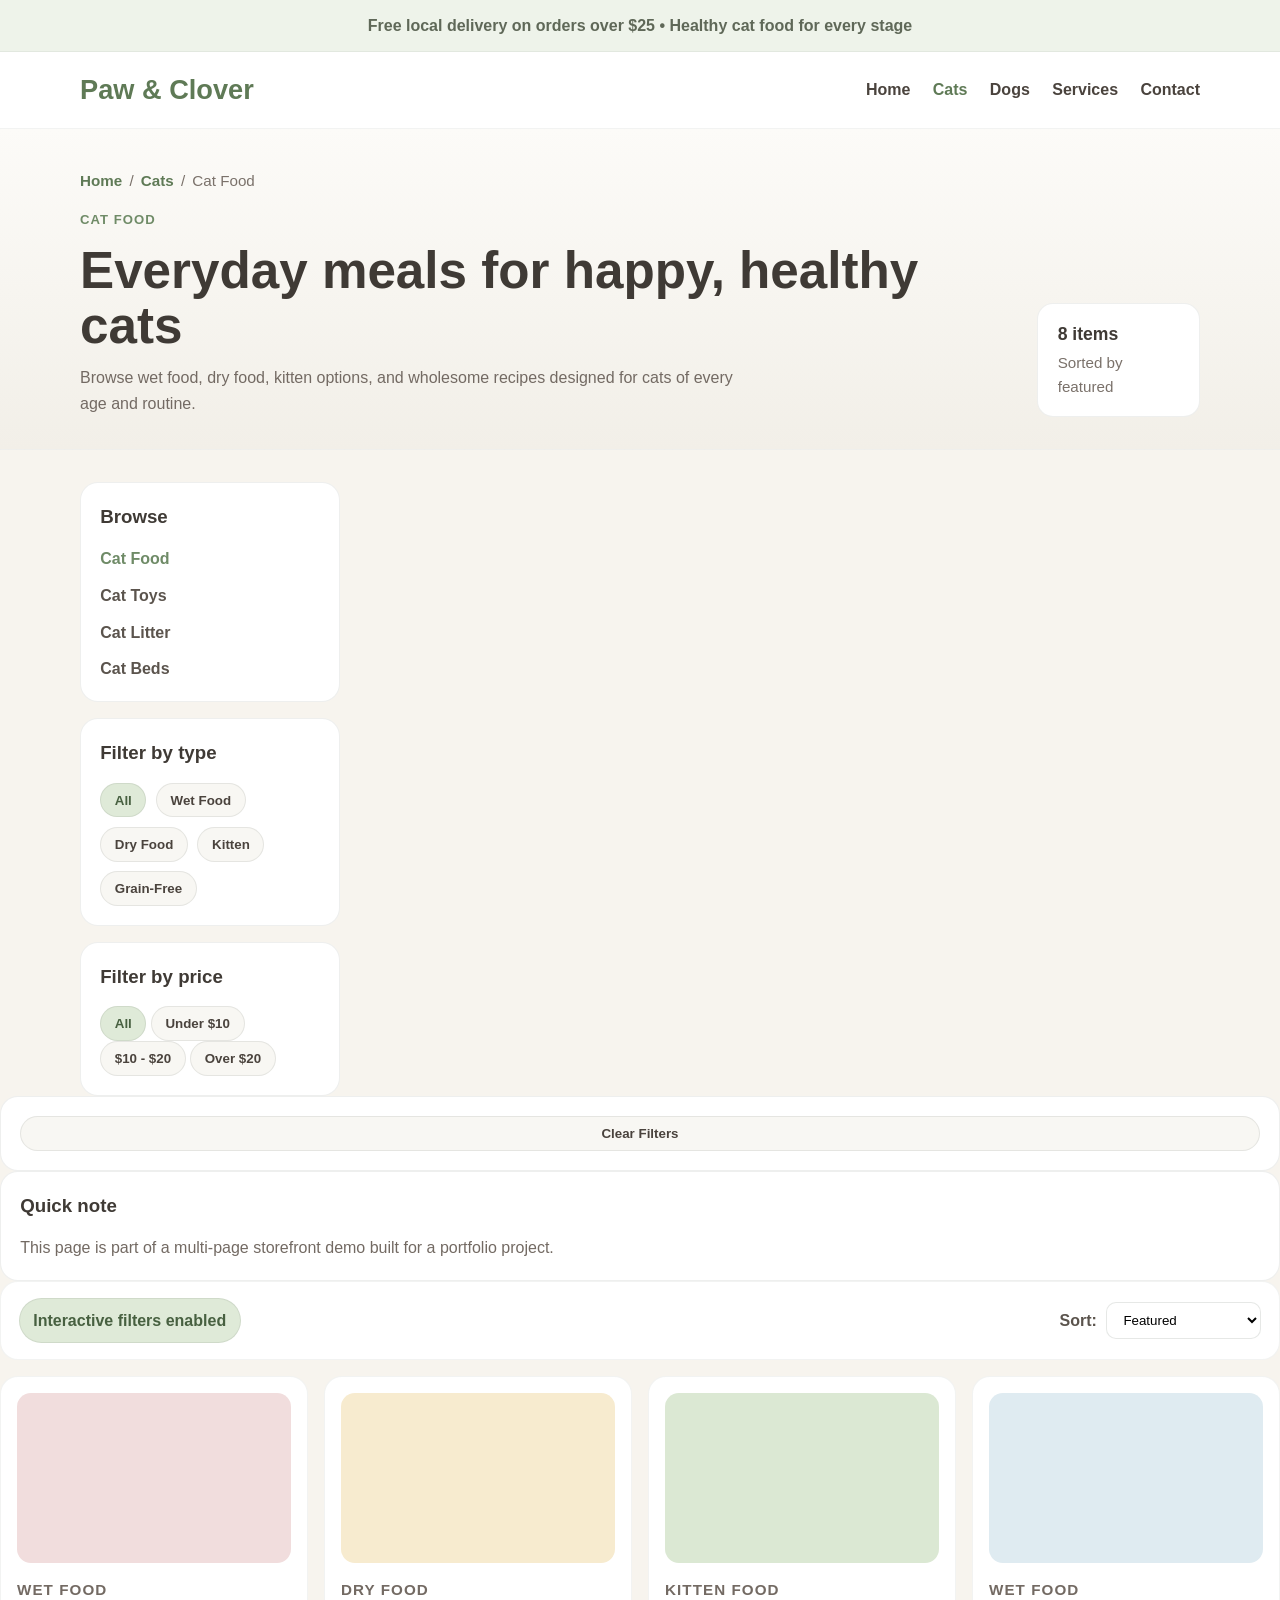
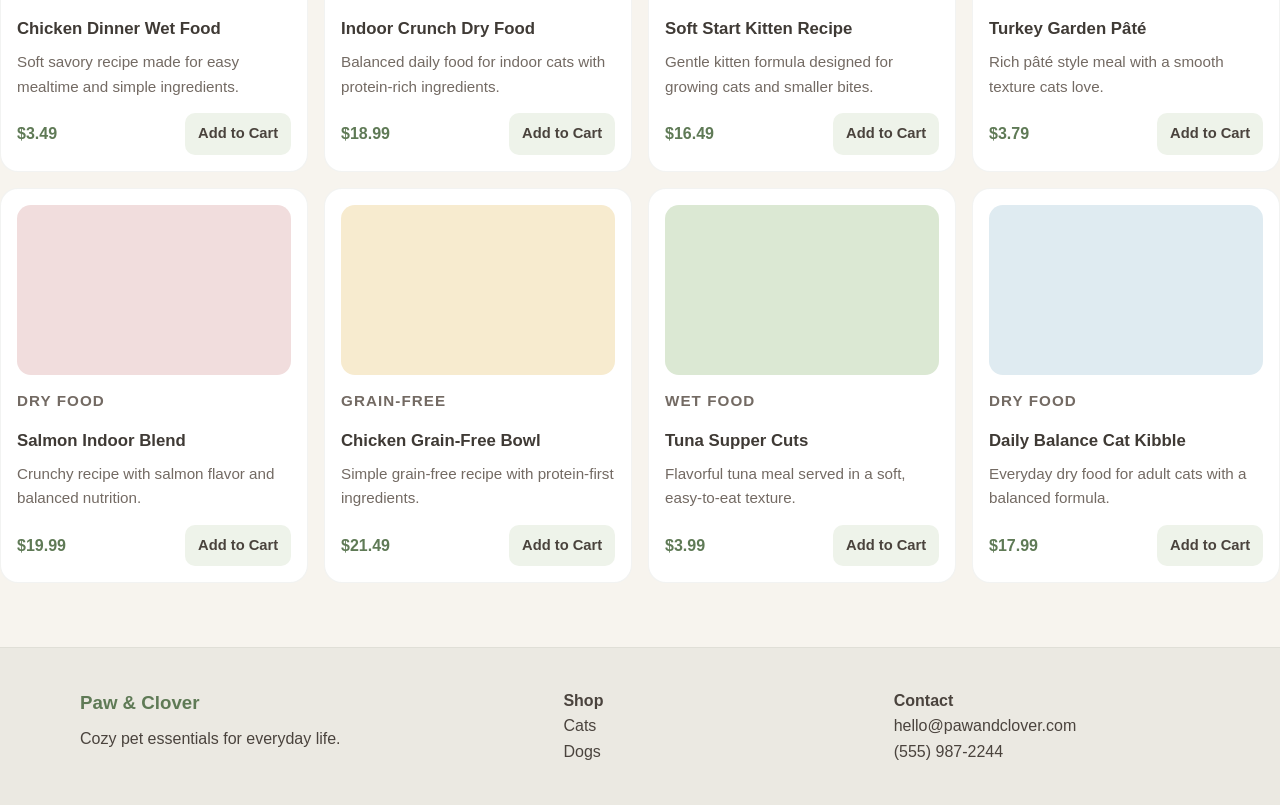
<file: cat-food.html>
<!DOCTYPE html>
<html lang="en">
<head>
  <meta charset="UTF-8" />
  <meta name="viewport" content="width=device-width, initial-scale=1.0" />
  <title>Cat Food | Paw & Clover</title>
  <link rel="stylesheet" href="style.css" />
</head>
<body>
  <div class="store-topbar">
    Free local delivery on orders over $25 • Healthy cat food for every stage
  </div>

  <header class="store-header">
    <div class="container store-nav">
      <a href="index.html" class="store-logo">Paw & Clover</a>

      <nav>
        <ul class="store-links">
          <li><a href="index.html">Home</a></li>
          <li><a href="cats.html" class="active-link">Cats</a></li>
          <li><a href="dogs.html">Dogs</a></li>
          <li><a href="#">Services</a></li>
          <li><a href="#">Contact</a></li>
        </ul>
      </nav>
    </div>
  </header>

  <section class="product-page-hero">
    <div class="container">
      <div class="breadcrumbs">
        <a href="index.html">Home</a>
        <span>/</span>
        <a href="cats.html">Cats</a>
        <span>/</span>
        <span>Cat Food</span>
      </div>

      <div class="product-page-head">
        <div>
          <p class="department-label">Cat Food</p>
          <h1>Everyday meals for happy, healthy cats</h1>
          <p class="page-subtext">
            Browse wet food, dry food, kitten options, and wholesome recipes
            designed for cats of every age and routine.
          </p>
        </div>

        <div class="results-box">
          <strong id="cat-food-count">8 items</strong>
         <p>Sorted by featured</p>
         </div>
      </div>
    </div>
  </section>

  <section class="catalog-section">
    <div class="container catalog-grid">
      <aside class="catalog-sidebar">
        <div class="catalog-panel">
          <h3>Browse</h3>
          <ul class="catalog-links">
            <li><a href="cat-food.html" class="active-side-link">Cat Food</a></li>
            <li><a href="cat-toys.html">Cat Toys</a></li>
            <li><a href="cat-litter.html">Cat Litter</a></li>
            <li><a href="cat-bed.html">Cat Beds</a></li>
          </ul>
        </div>

        <div class="catalog-panel">
          <h3>Filter by type</h3>
          <div class="filter-pills filter-group" data-filter-group="type">
            <button type="button" class="toolbar-chip filter-btn active-chip" data-filter="all">All</button>
            <button type="button" class="toolbar-chip filter-btn" data-filter="wet">Wet Food</button>
            <button type="button" class="toolbar-chip filter-btn" data-filter="dry">Dry Food</button>
            <button type="button" class="toolbar-chip filter-btn" data-filter="kitten">Kitten</button>
            <button type="button" class="toolbar-chip filter-btn" data-filter="grain-free">Grain-Free</button>
          </div>
        </div>

        <div class="catalog-panel">
          <h3>Filter by price</h3
          <div class="filter-pills filter-group" data-filter-group="price">
            <button type="button" class="toolbar-chip filter-btn active-chip" data-filter="all">All</button>
            <button type="button" class="toolbar-chip filter-btn" data-filter="under-10">Under $10</button>
            <button type="button" class="toolbar-chip filter-btn" data-filter="10-20">$10 - $20</button>
            <button type="button" class="toolbar-chip filter-btn" data-filter="over-20">Over $20</button>
          </div>
        </div>
         


         <div class="catalog-panel">
         <button type="button" class="toolbar-chip clear-filters-btn" id="clear-cat-food-filters">
         Clear Filters
          </button>
          </div>

        <div class="catalog-panel">
          <h3>Quick note</h3>
          <p>
            This page is part of a multi-page storefront demo built for a portfolio project.
          </p>
        </div>
      </aside>

      <main class="catalog-main">
        <div class="catalog-toolbar">
          <div class="toolbar-left">
            <span class="toolbar-chip active-chip">Interactive filters enabled</span>
          </div>

          <div class="toolbar-right">
            <label for="sort-food">Sort:</label>
            <select id="sort-food">
              <option>Featured</option>
              <option>Price: Low to High</option>
              <option>Price: High to Low</option>
              <option>Newest</option>
            </select>
          </div>
        </div>

        <div class="catalog-products" id="cat-food-products">
          <article class="catalog-card" data-type="wet" data-price="3.49" data-date="2026-03-20">
            <div class="catalog-thumb thumb-blush"></div>
            <p class="product-type">Wet Food</p>
            <h3>Chicken Dinner Wet Food</h3>
            <p>Soft savory recipe made for easy mealtime and simple ingredients.</p>
            <div class="catalog-meta">
              <span>$3.49</span>
              <a href="#">Add to Cart</a>
            </div>
          </article>

          <article class="catalog-card" data-type="dry" data-price="18.99" data-date="2026-03-15">
            <div class="catalog-thumb thumb-cream"></div>
            <p class="product-type">Dry Food</p>
            <h3>Indoor Crunch Dry Food</h3>
            <p>Balanced daily food for indoor cats with protein-rich ingredients.</p>
            <div class="catalog-meta">
              <span>$18.99</span>
              <a href="#">Add to Cart</a>
            </div>
          </article>

          <article class="catalog-card" data-type="kitten" data-price="16.49" data-date="2026-03-21">
            <div class="catalog-thumb thumb-sage"></div>
            <p class="product-type">Kitten Food</p>
            <h3>Soft Start Kitten Recipe</h3>
            <p>Gentle kitten formula designed for growing cats and smaller bites.</p>
            <div class="catalog-meta">
              <span>$16.49</span>
              <a href="#">Add to Cart</a>
            </div>
          </article>

          <article class="catalog-card" data-type="wet" data-price="3.79" data-date="2026-03-12">
            <div class="catalog-thumb thumb-blue"></div>
            <p class="product-type">Wet Food</p>
            <h3>Turkey Garden Pâté</h3>
            <p>Rich pâté style meal with a smooth texture cats love.</p>
            <div class="catalog-meta">
              <span>$3.79</span>
              <a href="#">Add to Cart</a>
            </div>
          </article>

          <article class="catalog-card" data-type="dry" data-price="19.99" data-date="2026-03-10">
            <div class="catalog-thumb thumb-blush"></div>
            <p class="product-type">Dry Food</p>
            <h3>Salmon Indoor Blend</h3>
            <p>Crunchy recipe with salmon flavor and balanced nutrition.</p>
            <div class="catalog-meta">
              <span>$19.99</span>
              <a href="#">Add to Cart</a>
            </div>
          </article>

          <article class="catalog-card" data-type="grain-free" data-price="21.49" data-date="2026-03-18">
            <div class="catalog-thumb thumb-cream"></div>
            <p class="product-type">Grain-Free</p>
            <h3>Chicken Grain-Free Bowl</h3>
            <p>Simple grain-free recipe with protein-first ingredients.</p>
            <div class="catalog-meta">
              <span>$21.49</span>
              <a href="#">Add to Cart</a>
            </div>
          </article>

          <article class="catalog-card" data-type="wet" data-price="3.99" data-date="2026-03-17">
            <div class="catalog-thumb thumb-sage"></div>
            <p class="product-type">Wet Food</p>
            <h3>Tuna Supper Cuts</h3>
            <p>Flavorful tuna meal served in a soft, easy-to-eat texture.</p>
            <div class="catalog-meta">
              <span>$3.99</span>
              <a href="#">Add to Cart</a>
            </div>
          </article>

          <article class="catalog-card" data-type="dry" data-price="17.99" data-date="2026-03-08">
            <div class="catalog-thumb thumb-blue"></div>
            <p class="product-type">Dry Food</p>
            <h3>Daily Balance Cat Kibble</h3>
            <p>Everyday dry food for adult cats with a balanced formula.</p>
            <div class="catalog-meta">
              <span>$17.99</span>
              <a href="#">Add to Cart</a>
            </div>
          </article>
        </div>
      </main>
    </div>
  </section>

  <footer class="store-footer">
    <div class="container store-footer-grid">
      <div>
        <h3>Paw & Clover</h3>
        <p>Cozy pet essentials for everyday life.</p>
      </div>

      <div>
        <p><strong>Shop</strong></p>
        <p><a href="cats.html">Cats</a></p>
        <p><a href="dogs.html">Dogs</a></p>
      </div>

      <div>
        <p><strong>Contact</strong></p>
        <p>hello@pawandclover.com</p>
        <p>(555) 987-2244</p>
      </div>
    </div>
  </footer>

  <script src="script.js"></script>
</body>
</html>
</file>
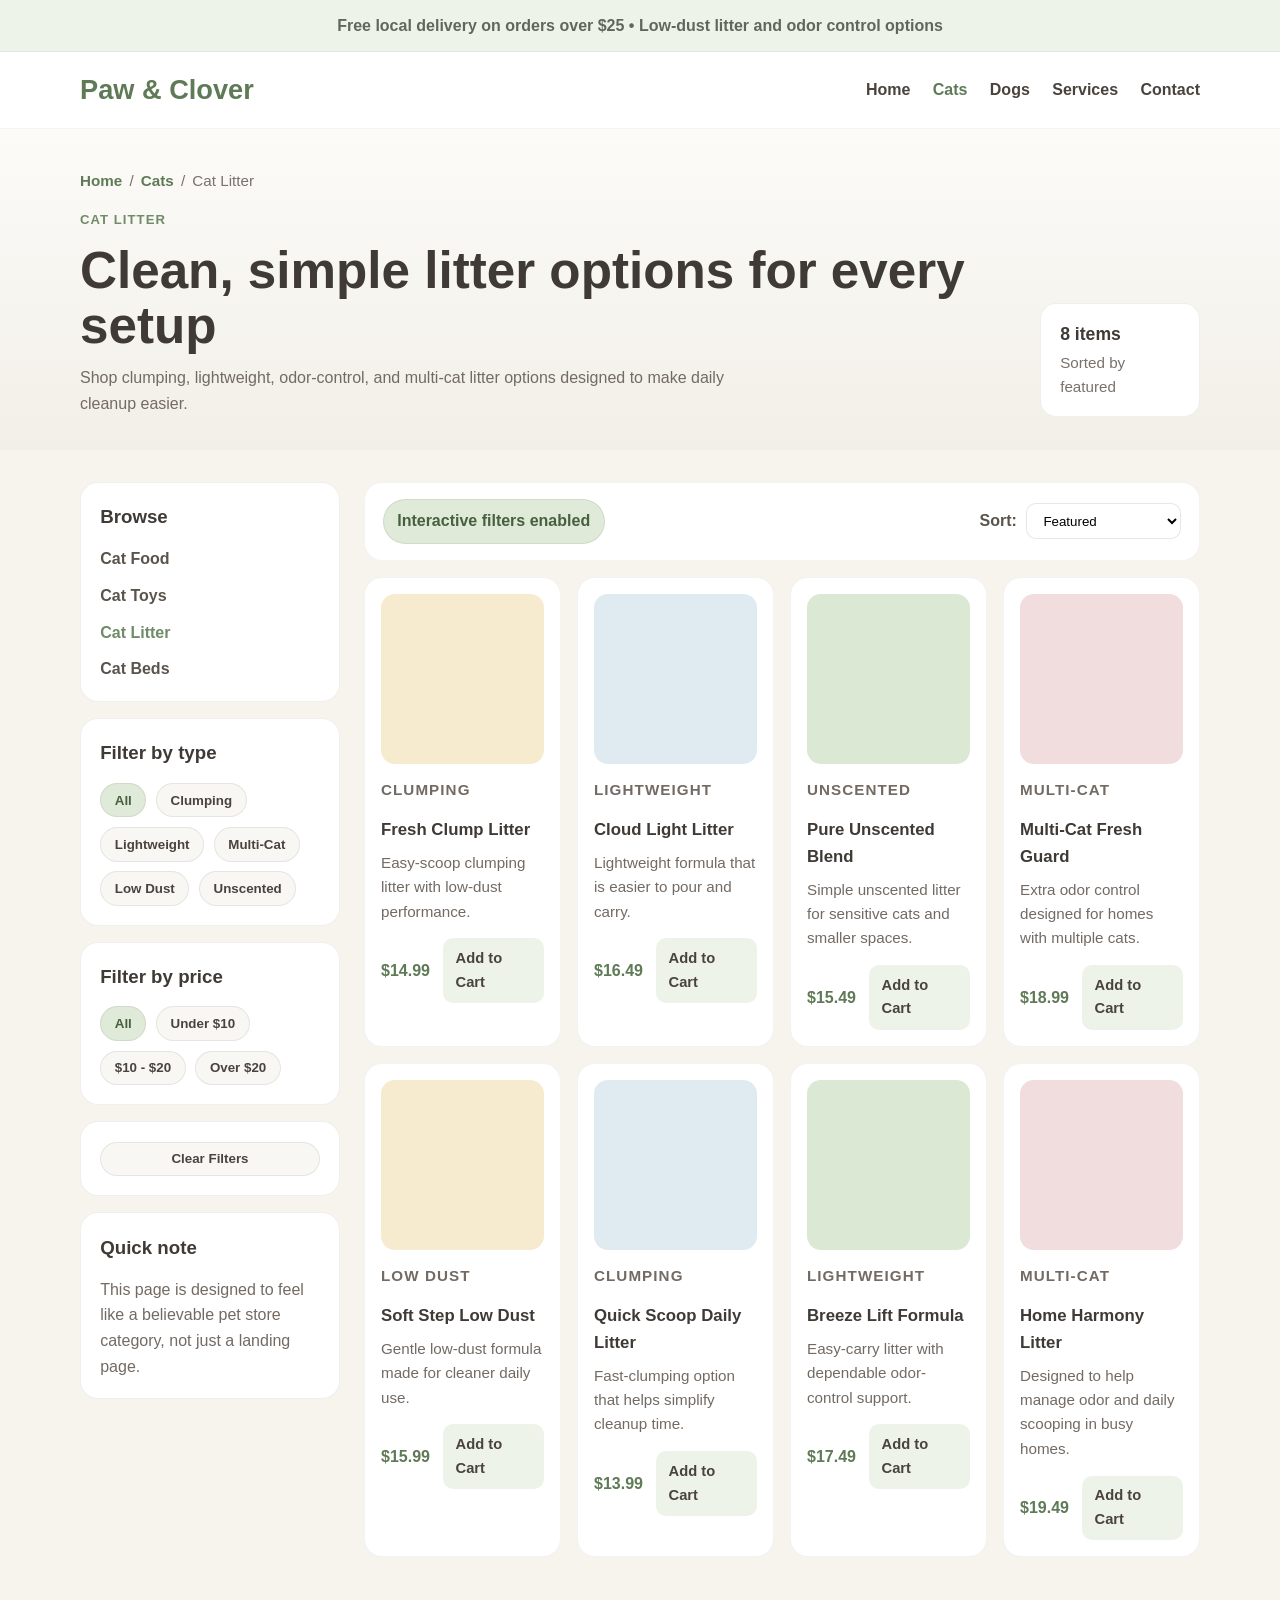
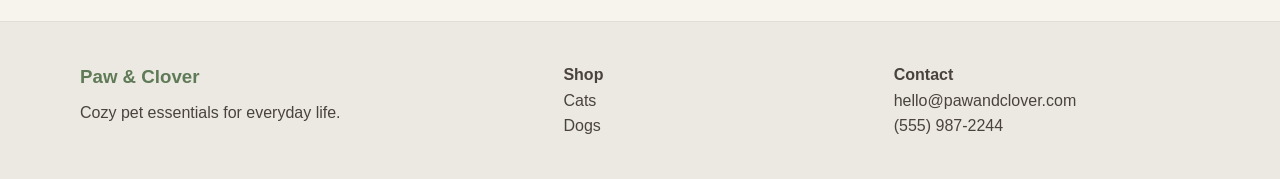
<file: cat-litter.html>
<!DOCTYPE html>
<html lang="en">
<head>
  <meta charset="UTF-8" />
  <meta name="viewport" content="width=device-width, initial-scale=1.0" />
  <title>Cat Litter | Paw & Clover</title>
  <link rel="stylesheet" href="style.css" />
</head>
<body>
  <div class="store-topbar">
    Free local delivery on orders over $25 • Low-dust litter and odor control options
  </div>

  <header class="store-header">
    <div class="container store-nav">
      <a href="index.html" class="store-logo">Paw & Clover</a>

      <nav>
        <ul class="store-links">
          <li><a href="index.html">Home</a></li>
          <li><a href="cats.html" class="active-link">Cats</a></li>
          <li><a href="dogs.html">Dogs</a></li>
          <li><a href="#">Services</a></li>
          <li><a href="#">Contact</a></li>
        </ul>
      </nav>
    </div>
  </header>

  <section class="product-page-hero">
    <div class="container">
      <div class="breadcrumbs">
        <a href="index.html">Home</a>
        <span>/</span>
        <a href="cats.html">Cats</a>
        <span>/</span>
        <span>Cat Litter</span>
      </div>

      <div class="product-page-head">
        <div>
          <p class="department-label">Cat Litter</p>
          <h1>Clean, simple litter options for every setup</h1>
          <p class="page-subtext">
            Shop clumping, lightweight, odor-control, and multi-cat litter
            options designed to make daily cleanup easier.
          </p>
        </div>

        <div class="results-box">
          <strong id="cat-litter-count">8 items</strong>
          <p>Sorted by featured</p>
        </div>
      </div>
    </div>
  </section>

  <section class="catalog-section">
    <div class="container catalog-grid">
      <aside class="catalog-sidebar">
        <div class="catalog-panel">
          <h3>Browse</h3>
          <ul class="catalog-links">
            <li><a href="cat-food.html">Cat Food</a></li>
            <li><a href="cat-toys.html">Cat Toys</a></li>
            <li><a href="cat-litter.html" class="active-side-link">Cat Litter</a></li>
            <li><a href="cat-bed.html">Cat Beds</a></li>
          </ul>
        </div>

        <div class="catalog-panel">
          <h3>Filter by type</h3>
          <div class="filter-pills filter-group" data-filter-group="type">
            <button type="button" class="toolbar-chip filter-btn active-chip" data-filter="all">All</button>
            <button type="button" class="toolbar-chip filter-btn" data-filter="clumping">Clumping</button>
            <button type="button" class="toolbar-chip filter-btn" data-filter="lightweight">Lightweight</button>
            <button type="button" class="toolbar-chip filter-btn" data-filter="multi-cat">Multi-Cat</button>
            <button type="button" class="toolbar-chip filter-btn" data-filter="low-dust">Low Dust</button>
            <button type="button" class="toolbar-chip filter-btn" data-filter="unscented">Unscented</button>
          </div>
        </div>

        <div class="catalog-panel">
          <h3>Filter by price</h3>
          <div class="filter-pills filter-group" data-filter-group="price">
            <button type="button" class="toolbar-chip filter-btn active-chip" data-filter="all">All</button>
            <button type="button" class="toolbar-chip filter-btn" data-filter="under-10">Under $10</button>
            <button type="button" class="toolbar-chip filter-btn" data-filter="10-20">$10 - $20</button>
            <button type="button" class="toolbar-chip filter-btn" data-filter="over-20">Over $20</button>
          </div>
        </div>
  
   	<div class="catalog-panel">
 	 <button type="button" class="toolbar-chip clear-filters-btn" id="clear-cat-litter-filters">
    	 Clear Filters
  	 </button>
	 </div>

        <div class="catalog-panel">
          <h3>Quick note</h3>
          <p>
            This page is designed to feel like a believable pet store category, not just a landing page.
          </p>
        </div>
      </aside>

      <main class="catalog-main">
        <div class="catalog-toolbar">
          <div class="toolbar-left">
            <span class="toolbar-chip active-chip">Interactive filters enabled</span>
          </div>

          <div class="toolbar-right">
            <label for="sort-litter">Sort:</label>
            <select id="sort-litter">
              <option>Featured</option>
              <option>Price: Low to High</option>
              <option>Price: High to Low</option>
              <option>Newest</option>
            </select>
          </div>
        </div>

        <div class="catalog-products" id="cat-litter-products">
          <article class="catalog-card" data-type="clumping" data-price="14.99" data-date="2026-03-20">
            <div class="catalog-thumb thumb-cream"></div>
            <p class="product-type">Clumping</p>
            <h3>Fresh Clump Litter</h3>
            <p>Easy-scoop clumping litter with low-dust performance.</p>
            <div class="catalog-meta">
              <span>$14.99</span>
              <a href="#">Add to Cart</a>
            </div>
          </article>

          <article class="catalog-card" data-type="lightweight" data-price="16.49" data-date="2026-03-17">
            <div class="catalog-thumb thumb-blue"></div>
            <p class="product-type">Lightweight</p>
            <h3>Cloud Light Litter</h3>
            <p>Lightweight formula that is easier to pour and carry.</p>
            <div class="catalog-meta">
              <span>$16.49</span>
              <a href="#">Add to Cart</a>
            </div>
          </article>

          <article class="catalog-card" data-type="unscented" data-price="15.49" data-date="2026-03-21">
            <div class="catalog-thumb thumb-sage"></div>
            <p class="product-type">Unscented</p>
            <h3>Pure Unscented Blend</h3>
            <p>Simple unscented litter for sensitive cats and smaller spaces.</p>
            <div class="catalog-meta">
              <span>$15.49</span>
              <a href="#">Add to Cart</a>
            </div>
          </article>

          <article class="catalog-card" data-type="multi-cat" data-price="18.99" data-date="2026-03-12">
            <div class="catalog-thumb thumb-blush"></div>
            <p class="product-type">Multi-Cat</p>
            <h3>Multi-Cat Fresh Guard</h3>
            <p>Extra odor control designed for homes with multiple cats.</p>
            <div class="catalog-meta">
              <span>$18.99</span>
              <a href="#">Add to Cart</a>
            </div>
          </article>

          <article class="catalog-card" data-type="low-dust" data-price="15.99" data-date="2026-03-18">
            <div class="catalog-thumb thumb-cream"></div>
            <p class="product-type">Low Dust</p>
            <h3>Soft Step Low Dust</h3>
            <p>Gentle low-dust formula made for cleaner daily use.</p>
            <div class="catalog-meta">
              <span>$15.99</span>
              <a href="#">Add to Cart</a>
            </div>
          </article>

          <article class="catalog-card" data-type="clumping" data-price="13.99" data-date="2026-03-10">
            <div class="catalog-thumb thumb-blue"></div>
            <p class="product-type">Clumping</p>
            <h3>Quick Scoop Daily Litter</h3>
            <p>Fast-clumping option that helps simplify cleanup time.</p>
            <div class="catalog-meta">
              <span>$13.99</span>
              <a href="#">Add to Cart</a>
            </div>
          </article>

          <article class="catalog-card" data-type="lightweight" data-price="17.49" data-date="2026-03-15">
            <div class="catalog-thumb thumb-sage"></div>
            <p class="product-type">Lightweight</p>
            <h3>Breeze Lift Formula</h3>
            <p>Easy-carry litter with dependable odor-control support.</p>
            <div class="catalog-meta">
              <span>$17.49</span>
              <a href="#">Add to Cart</a>
            </div>
          </article>

          <article class="catalog-card" data-type="multi-cat" data-price="19.49" data-date="2026-03-08">
            <div class="catalog-thumb thumb-blush"></div>
            <p class="product-type">Multi-Cat</p>
            <h3>Home Harmony Litter</h3>
            <p>Designed to help manage odor and daily scooping in busy homes.</p>
            <div class="catalog-meta">
              <span>$19.49</span>
              <a href="#">Add to Cart</a>
            </div>
          </article>
        </div>
      </main>
    </div>
  </section>

  <footer class="store-footer">
    <div class="container store-footer-grid">
      <div>
        <h3>Paw & Clover</h3>
        <p>Cozy pet essentials for everyday life.</p>
      </div>

      <div>
        <p><strong>Shop</strong></p>
        <p><a href="cats.html">Cats</a></p>
        <p><a href="dogs.html">Dogs</a></p>
      </div>

      <div>
        <p><strong>Contact</strong></p>
        <p>hello@pawandclover.com</p>
        <p>(555) 987-2244</p>
      </div>
    </div>
  </footer>

  <script src="script.js"></script>
</body>
</html>
</file>
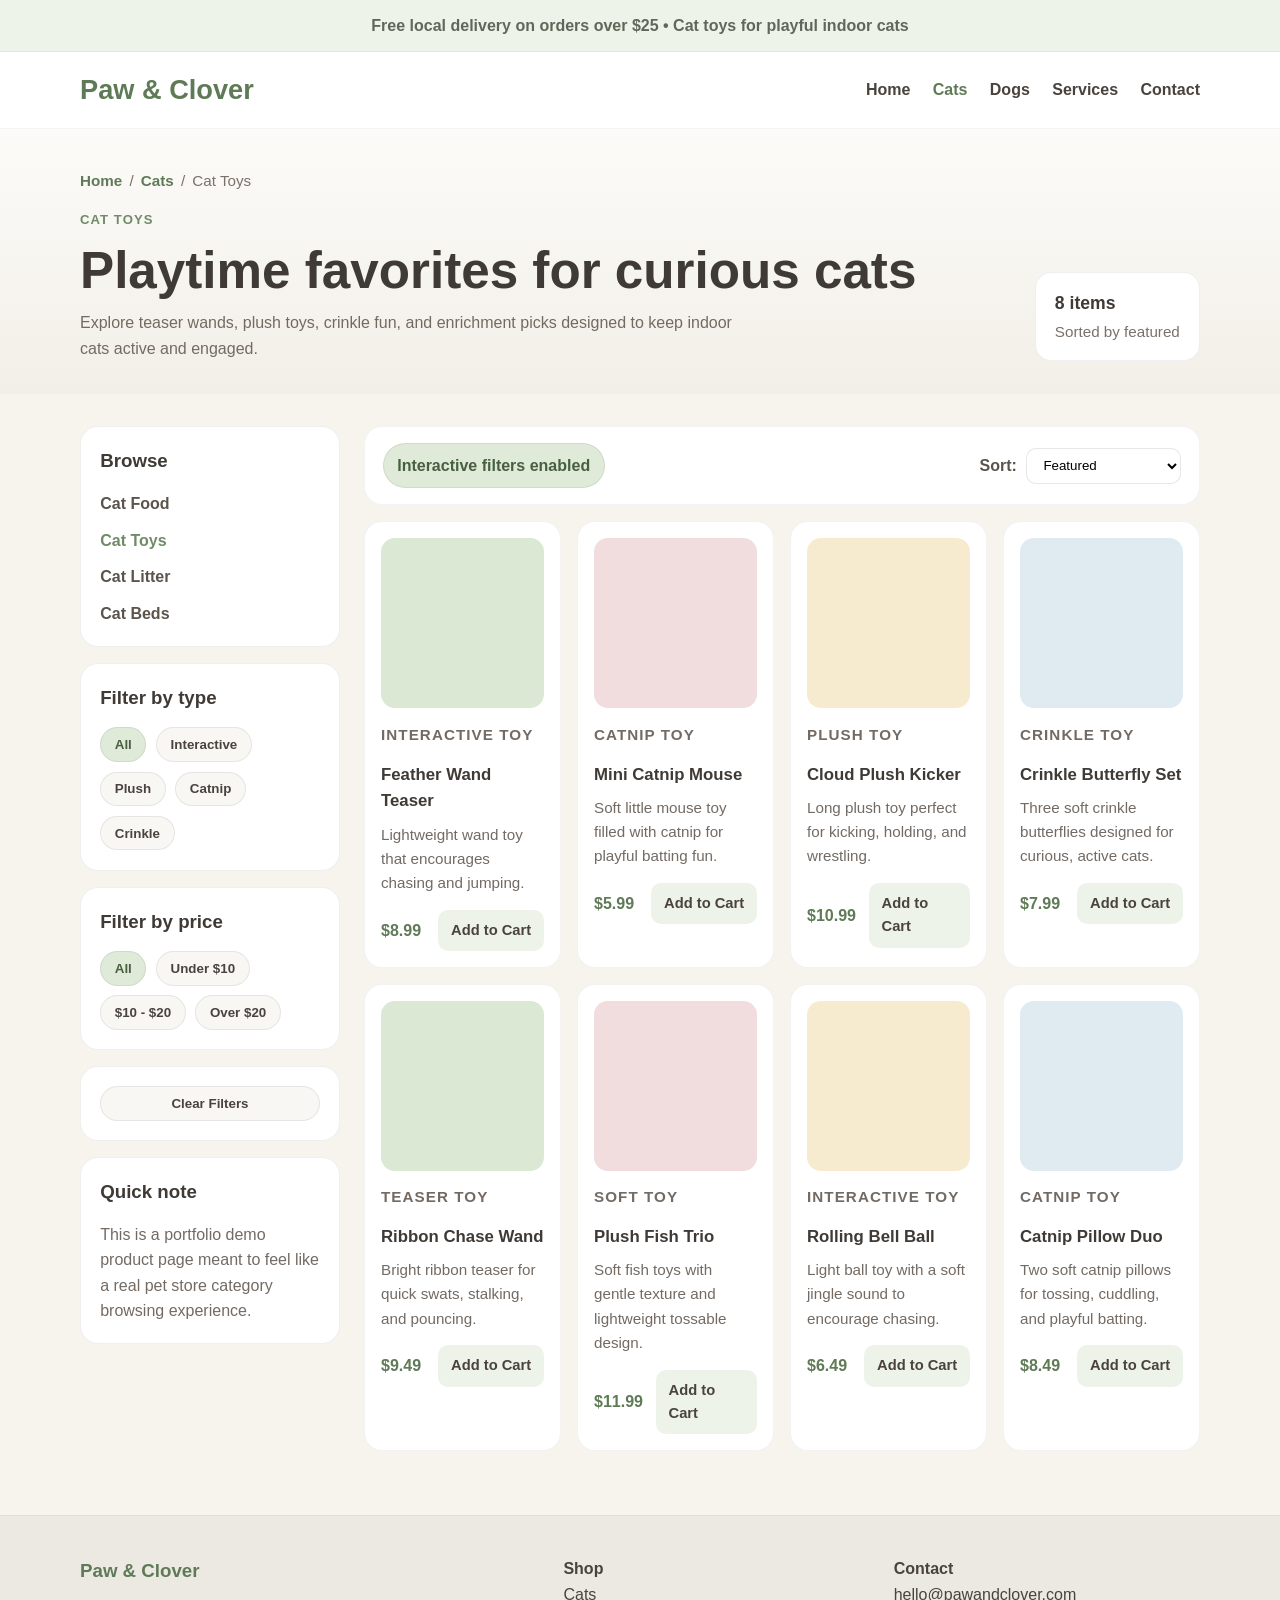
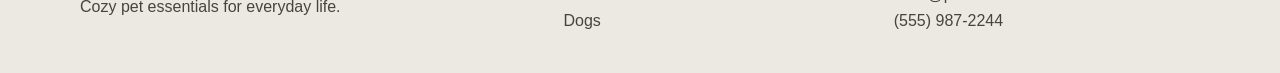
<file: cat-toys.html>
<!DOCTYPE html>
<html lang="en">
<head>
  <meta charset="UTF-8" />
  <meta name="viewport" content="width=device-width, initial-scale=1.0" />
  <title>Cat Toys | Paw & Clover</title>
  <link rel="stylesheet" href="style.css" />
</head>
<body>
  <div class="store-topbar">
    Free local delivery on orders over $25 • Cat toys for playful indoor cats
  </div>

  <header class="store-header">
    <div class="container store-nav">
      <a href="index.html" class="store-logo">Paw & Clover</a>

      <nav>
        <ul class="store-links">
          <li><a href="index.html">Home</a></li>
          <li><a href="cats.html" class="active-link">Cats</a></li>
          <li><a href="dogs.html">Dogs</a></li>
          <li><a href="#">Services</a></li>
          <li><a href="#">Contact</a></li>
        </ul>
      </nav>
    </div>
  </header>

  <section class="product-page-hero">
    <div class="container">
      <div class="breadcrumbs">
        <a href="index.html">Home</a>
        <span>/</span>
        <a href="cats.html">Cats</a>
        <span>/</span>
        <span>Cat Toys</span>
      </div>

      <div class="product-page-head">
        <div>
          <p class="department-label">Cat Toys</p>
          <h1>Playtime favorites for curious cats</h1>
          <p class="page-subtext">
            Explore teaser wands, plush toys, crinkle fun, and enrichment picks
            designed to keep indoor cats active and engaged.
          </p>
        </div>

        <div class="results-box">
          <strong id="cat-toy-count">8 items</strong>
          <p>Sorted by featured</p>
        </div>
      </div>
    </div>
  </section>

  <section class="catalog-section">
    <div class="container catalog-grid">
      <aside class="catalog-sidebar">
        <div class="catalog-panel">
          <h3>Browse</h3>
          <ul class="catalog-links">
            <li><a href="cat-food.html">Cat Food</a></li>
            <li><a href="cat-toys.html" class="active-side-link">Cat Toys</a></li>
            <li><a href="cat-litter.html">Cat Litter</a></li>
            <li><a href="cat-bed.html">Cat Beds</a></li>
          </ul>
        </div>

        <div class="catalog-panel">
          <h3>Filter by type</h3>
          <div class="filter-pills filter-group" data-filter-group="type">
            <button type="button" class="toolbar-chip filter-btn active-chip" data-filter="all">All</button>
            <button type="button" class="toolbar-chip filter-btn" data-filter="interactive">Interactive</button>
            <button type="button" class="toolbar-chip filter-btn" data-filter="plush">Plush</button>
            <button type="button" class="toolbar-chip filter-btn" data-filter="catnip">Catnip</button>
            <button type="button" class="toolbar-chip filter-btn" data-filter="crinkle">Crinkle</button>
          </div>
        </div>

        <div class="catalog-panel">
          <h3>Filter by price</h3>
          <div class="filter-pills filter-group" data-filter-group="price">
            <button type="button" class="toolbar-chip filter-btn active-chip" data-filter="all">All</button>
            <button type="button" class="toolbar-chip filter-btn" data-filter="under-10">Under $10</button>
            <button type="button" class="toolbar-chip filter-btn" data-filter="10-20">$10 - $20</button>
            <button type="button" class="toolbar-chip filter-btn" data-filter="over-20">Over $20</button>
          </div>
        </div>
      

        <div class="catalog-panel">
         <button type="button" class="toolbar-chip clear-filters-btn" id="clear-cat-toy-filters">
         Clear Filters
           </button>
         </div>

        <div class="catalog-panel">
          <h3>Quick note</h3>
          <p>
            This is a portfolio demo product page meant to feel like a real pet
            store category browsing experience.
          </p>
        </div>
      </aside>

      <main class="catalog-main">
        <div class="catalog-toolbar">
          <div class="toolbar-left">
            <span class="toolbar-chip active-chip">Interactive filters enabled</span>
          </div>

          <div class="toolbar-right">
            <label for="sort">Sort:</label>
            <select id="sort">
              <option>Featured</option>
              <option>Price: Low to High</option>
              <option>Price: High to Low</option>
              <option>Newest</option>
            </select>
          </div>
        </div>

        <div class="catalog-products" id="cat-toy-products">
          <article class="catalog-card" data-type="interactive" data-price="8.99" data-date="2026-03-20">
            <div class="catalog-thumb thumb-sage"></div>
            <p class="product-type">Interactive Toy</p>
            <h3>Feather Wand Teaser</h3>
            <p>Lightweight wand toy that encourages chasing and jumping.</p>
            <div class="catalog-meta">
              <span>$8.99</span>
              <a href="#">Add to Cart</a>
            </div>
          </article>

          <article class="catalog-card" data-type="catnip" data-price="5.99" data-date="2026-03-18">
            <div class="catalog-thumb thumb-blush"></div>
            <p class="product-type">Catnip Toy</p>
            <h3>Mini Catnip Mouse</h3>
            <p>Soft little mouse toy filled with catnip for playful batting fun.</p>
            <div class="catalog-meta">
              <span>$5.99</span>
              <a href="#">Add to Cart</a>
            </div>
          </article>

          <article class="catalog-card" data-type="plush" data-price="10.99" data-date="2026-03-15">
            <div class="catalog-thumb thumb-cream"></div>
            <p class="product-type">Plush Toy</p>
            <h3>Cloud Plush Kicker</h3>
            <p>Long plush toy perfect for kicking, holding, and wrestling.</p>
            <div class="catalog-meta">
              <span>$10.99</span>
              <a href="#">Add to Cart</a>
            </div>
          </article>

          <article class="catalog-card" data-type="crinkle" data-price="7.99" data-date="2026-03-12">
            <div class="catalog-thumb thumb-blue"></div>
            <p class="product-type">Crinkle Toy</p>
            <h3>Crinkle Butterfly Set</h3>
            <p>Three soft crinkle butterflies designed for curious, active cats.</p>
            <div class="catalog-meta">
              <span>$7.99</span>
              <a href="#">Add to Cart</a>
            </div>
          </article>

          <article class="catalog-card" data-type="interactive" data-price="9.49" data-date="2026-03-21">
            <div class="catalog-thumb thumb-sage"></div>
            <p class="product-type">Teaser Toy</p>
            <h3>Ribbon Chase Wand</h3>
            <p>Bright ribbon teaser for quick swats, stalking, and pouncing.</p>
            <div class="catalog-meta">
              <span>$9.49</span>
              <a href="#">Add to Cart</a>
            </div>
          </article>

          <article class="catalog-card" data-type="plush" data-price="11.99" data-date="2026-03-08">
            <div class="catalog-thumb thumb-blush"></div>
            <p class="product-type">Soft Toy</p>
            <h3>Plush Fish Trio</h3>
            <p>Soft fish toys with gentle texture and lightweight tossable design.</p>
            <div class="catalog-meta">
              <span>$11.99</span>
              <a href="#">Add to Cart</a>
            </div>
          </article>

          <article class="catalog-card" data-type="interactive" data-price="6.49" data-date="2026-03-17">
            <div class="catalog-thumb thumb-cream"></div>
            <p class="product-type">Interactive Toy</p>
            <h3>Rolling Bell Ball</h3>
            <p>Light ball toy with a soft jingle sound to encourage chasing.</p>
            <div class="catalog-meta">
              <span>$6.49</span>
              <a href="#">Add to Cart</a>
            </div>
          </article>

          <article class="catalog-card" data-type="catnip" data-price="8.49" data-date="2026-03-14">
            <div class="catalog-thumb thumb-blue"></div>
            <p class="product-type">Catnip Toy</p>
            <h3>Catnip Pillow Duo</h3>
            <p>Two soft catnip pillows for tossing, cuddling, and playful batting.</p>
            <div class="catalog-meta">
              <span>$8.49</span>
              <a href="#">Add to Cart</a>
            </div>
          </article>
        </div>
      </main>
    </div>
  </section>

  <footer class="store-footer">
    <div class="container store-footer-grid">
      <div>
        <h3>Paw & Clover</h3>
        <p>Cozy pet essentials for everyday life.</p>
      </div>

      <div>
        <p><strong>Shop</strong></p>
        <p><a href="cats.html">Cats</a></p>
        <p><a href="dogs.html">Dogs</a></p>
      </div>

      <div>
        <p><strong>Contact</strong></p>
        <p>hello@pawandclover.com</p>
        <p>(555) 987-2244</p>
      </div>
    </div>
  </footer>

  <script src="script.js"></script>
</body>
</html>
</file>
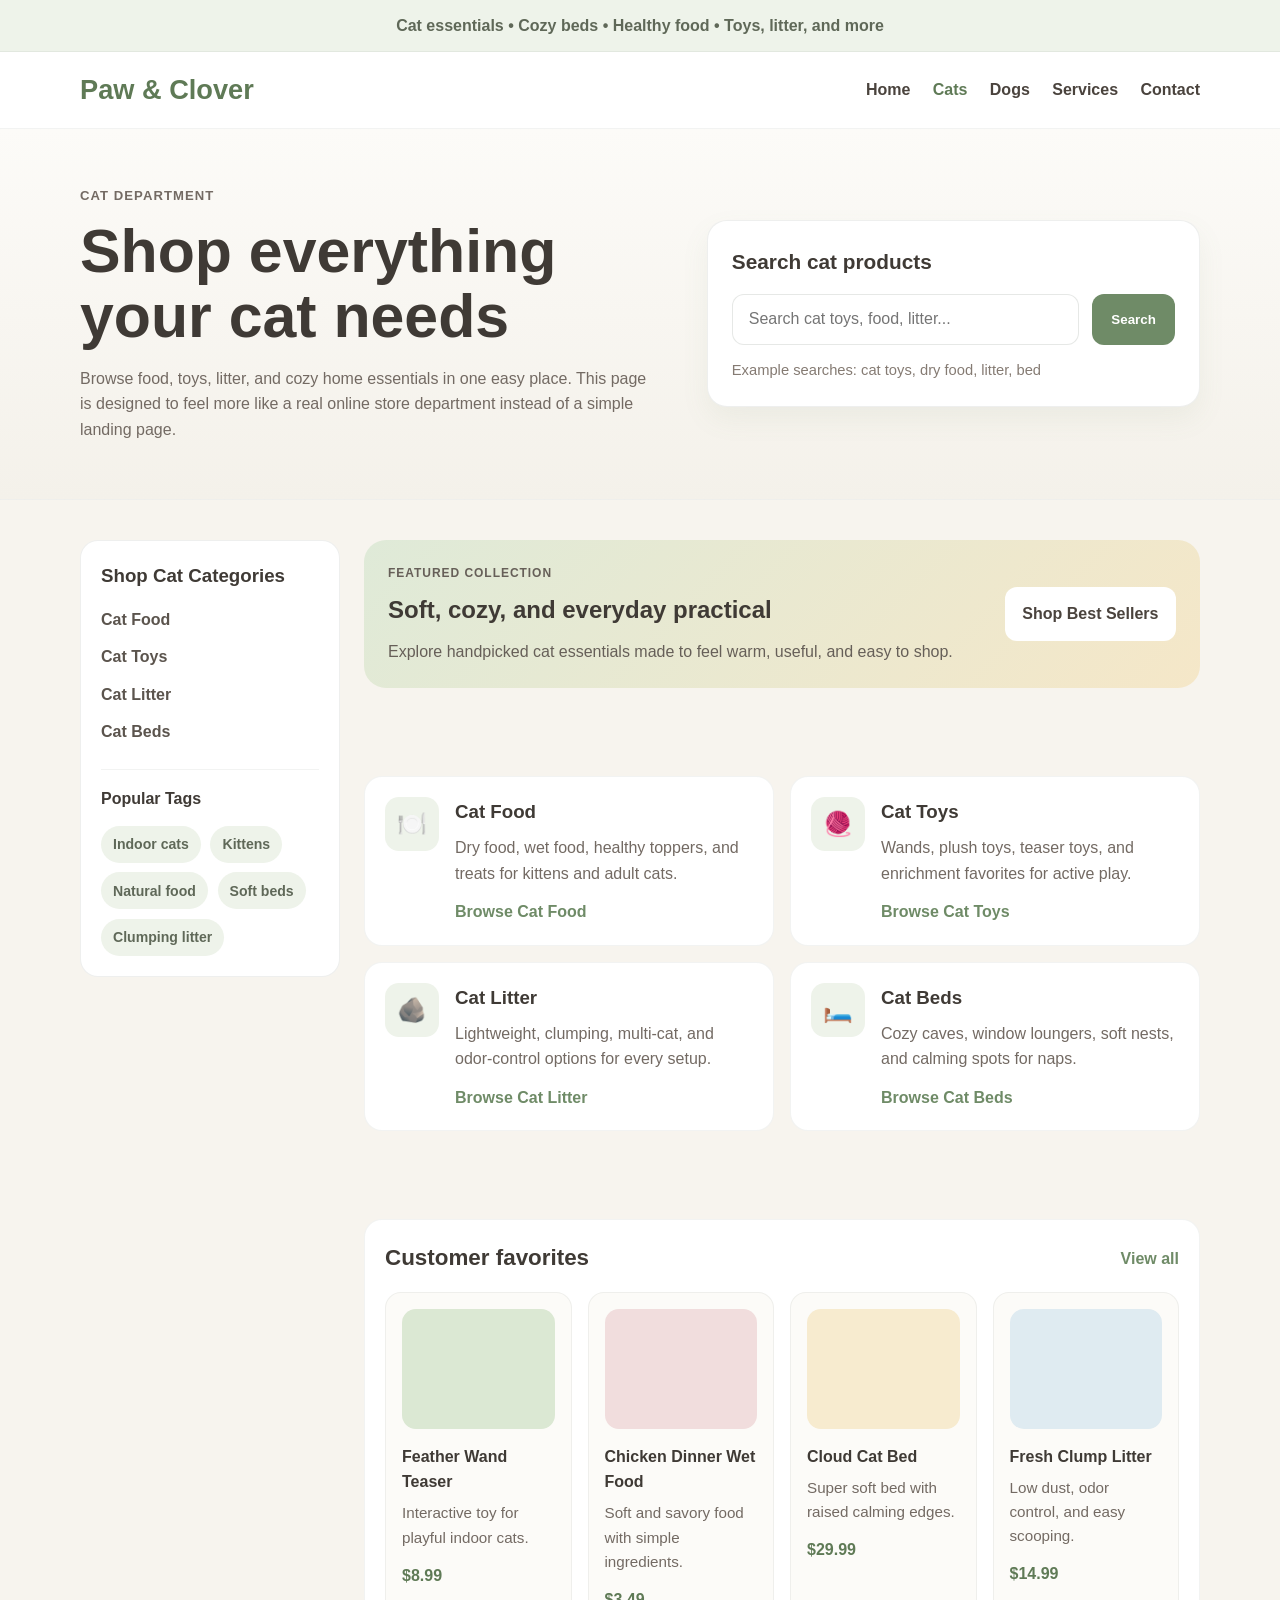
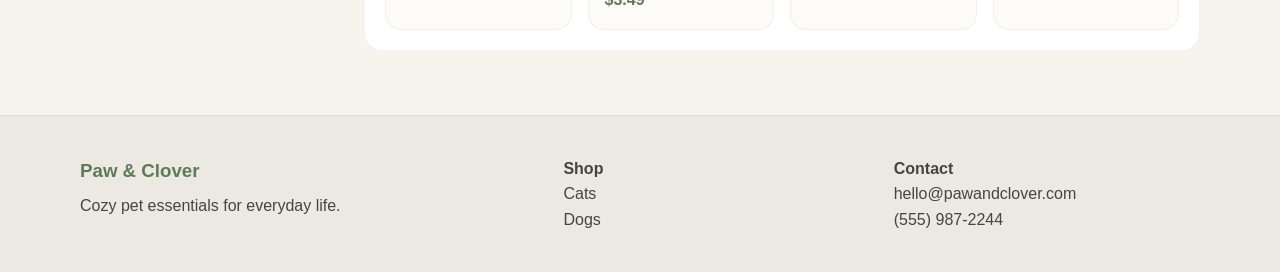
<file: cats.html>
<!DOCTYPE html>
<html lang="en">
<head>
  <meta charset="UTF-8" />
  <meta name="viewport" content="width=device-width, initial-scale=1.0" />
  <title>Shop Cats | Paw & Clover</title>
  <link rel="stylesheet" href="style.css" />
</head>
<body>
  <div class="store-topbar">
    Cat essentials • Cozy beds • Healthy food • Toys, litter, and more
  </div>

  <header class="store-header">
    <div class="container store-nav">
      <a href="index.html" class="store-logo">Paw & Clover</a>

      <nav>
        <ul class="store-links">
          <li><a href="index.html">Home</a></li>
          <li><a href="cats.html" class="active-link">Cats</a></li>
          <li><a href="dogs.html">Dogs</a></li>
          <li><a href="#">Services</a></li>
          <li><a href="#">Contact</a></li>
        </ul>
      </nav>
    </div>
  </header>

  <section class="department-hero">
    <div class="container department-hero-grid">
      <div class="department-copy">
        <p class="department-label">Cat Department</p>
        <h1>Shop everything your cat needs</h1>
        <p>
          Browse food, toys, litter, and cozy home essentials in one easy place.
          This page is designed to feel more like a real online store department
          instead of a simple landing page.
        </p>
      </div>

      <div class="department-search-card">
        <h2>Search cat products</h2>

        <form class="search-bar" id="cat-search-form">
          <input
            id="cat-search-input"
            type="text"
            placeholder="Search cat toys, food, litter..."
          />
          <button type="submit">Search</button>
        </form>

        <p class="search-note">Example searches: cat toys, dry food, litter, bed</p>

        <div id="cat-search-results"></div>
      </div>
    </div>
  </section>

  <section class="department-layout">
    <div class="container department-grid">
      <aside class="sidebar-filter">
        <h3>Shop Cat Categories</h3>
        <ul>
          <li><a href="cat-food.html">Cat Food</a></li>
          <li><a href="cat-toys.html">Cat Toys</a></li>
          <li><a href="cat-litter.html">Cat Litter</a></li>
          <li><a href="cat-bed.html">Cat Beds</a></li>
        </ul>

        <div class="filter-box">
          <h4>Popular Tags</h4>
          <div class="tag-list">
            <span>Indoor cats</span>
            <span>Kittens</span>
            <span>Natural food</span>
            <span>Soft beds</span>
            <span>Clumping litter</span>
          </div>
        </div>
      </aside>

      <main class="department-main">
        <section class="shop-banner">
          <div>
            <p class="small-label">Featured Collection</p>
            <h2>Soft, cozy, and everyday practical</h2>
            <p>
              Explore handpicked cat essentials made to feel warm, useful, and easy to shop.
            </p>
          </div>
          <a href="cat-food.html" class="shop-banner-btn">Shop Best Sellers</a>
        </section>

        <section class="department-categories">
          <article class="dept-card">
            <div class="dept-icon">🍽️</div>
            <div class="dept-content">
              <h3>Cat Food</h3>
              <p>
                Dry food, wet food, healthy toppers, and treats for kittens and adult cats.
              </p>
              <a href="cat-food.html">Browse Cat Food</a>
            </div>
          </article>

          <article class="dept-card">
            <div class="dept-icon">🧶</div>
            <div class="dept-content">
              <h3>Cat Toys</h3>
              <p>
                Wands, plush toys, teaser toys, and enrichment favorites for active play.
              </p>
              <a href="cat-toys.html">Browse Cat Toys</a>
            </div>
          </article>

          <article class="dept-card">
            <div class="dept-icon">🪨</div>
            <div class="dept-content">
              <h3>Cat Litter</h3>
              <p>
                Lightweight, clumping, multi-cat, and odor-control options for every setup.
              </p>
              <a href="cat-litter.html">Browse Cat Litter</a>
            </div>
          </article>

          <article class="dept-card">
            <div class="dept-icon">🛏️</div>
            <div class="dept-content">
              <h3>Cat Beds</h3>
              <p>
                Cozy caves, window loungers, soft nests, and calming spots for naps.
              </p>
              <a href="cat-bed.html">Browse Cat Beds</a>
            </div>
          </article>
        </section>

        <section class="featured-row">
          <div class="section-row-head">
            <h2>Customer favorites</h2>
            <a href="cat-toys.html">View all</a>
          </div>

          <div class="product-grid-store">
            <article class="product-store-card">
              <div class="product-thumb thumb-sage"></div>
              <h3>Feather Wand Teaser</h3>
              <p>Interactive toy for playful indoor cats.</p>
              <span>$8.99</span>
            </article>

            <article class="product-store-card">
              <div class="product-thumb thumb-blush"></div>
              <h3>Chicken Dinner Wet Food</h3>
              <p>Soft and savory food with simple ingredients.</p>
              <span>$3.49</span>
            </article>

            <article class="product-store-card">
              <div class="product-thumb thumb-cream"></div>
              <h3>Cloud Cat Bed</h3>
              <p>Super soft bed with raised calming edges.</p>
              <span>$29.99</span>
            </article>

            <article class="product-store-card">
              <div class="product-thumb thumb-blue"></div>
              <h3>Fresh Clump Litter</h3>
              <p>Low dust, odor control, and easy scooping.</p>
              <span>$14.99</span>
            </article>
          </div>
        </section>
      </main>
    </div>
  </section>

  <footer class="store-footer">
    <div class="container store-footer-grid">
      <div>
        <h3>Paw & Clover</h3>
        <p>Cozy pet essentials for everyday life.</p>
      </div>

      <div>
        <p><strong>Shop</strong></p>
        <p><a href="cats.html">Cats</a></p>
        <p><a href="dogs.html">Dogs</a></p>
      </div>

      <div>
        <p><strong>Contact</strong></p>
        <p>hello@pawandclover.com</p>
        <p>(555) 987-2244</p>
      </div>
    </div>
  </footer>

  <script src="script.js"></script>
</body>
</html>
</file>
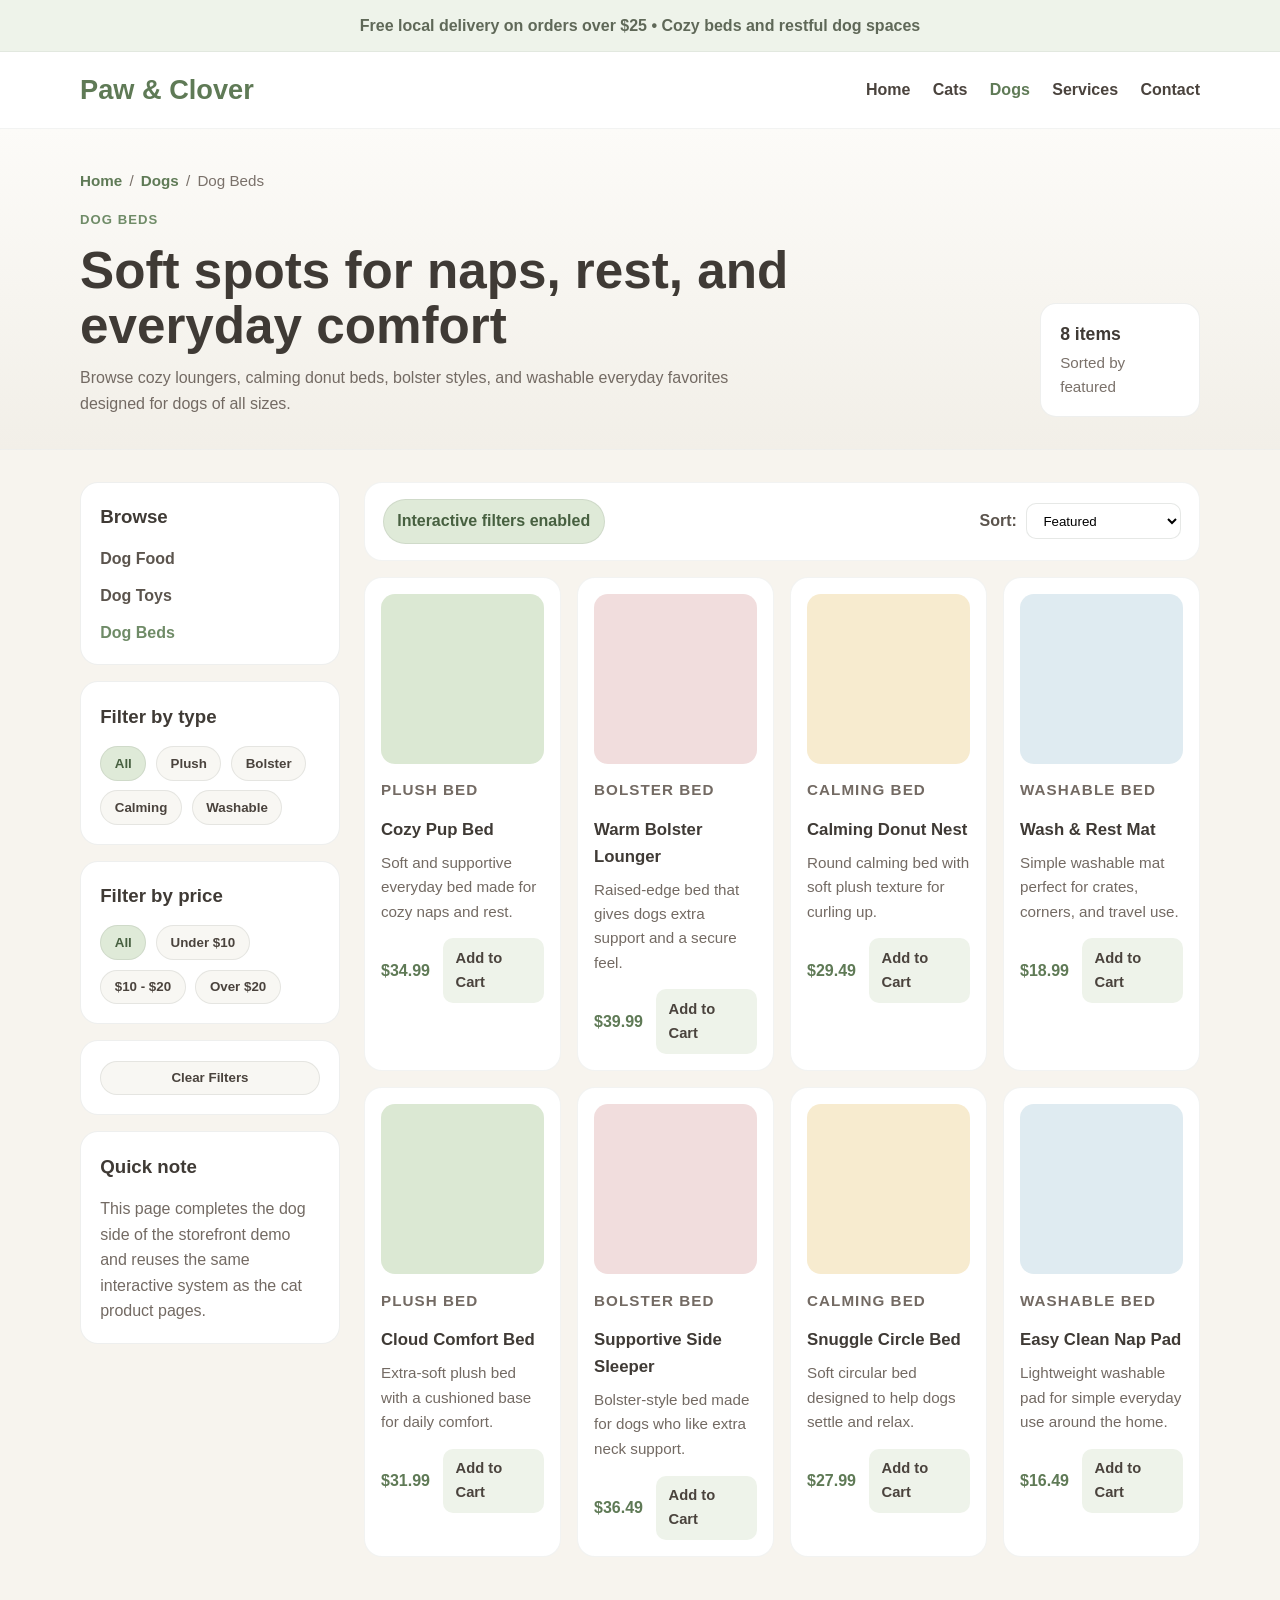
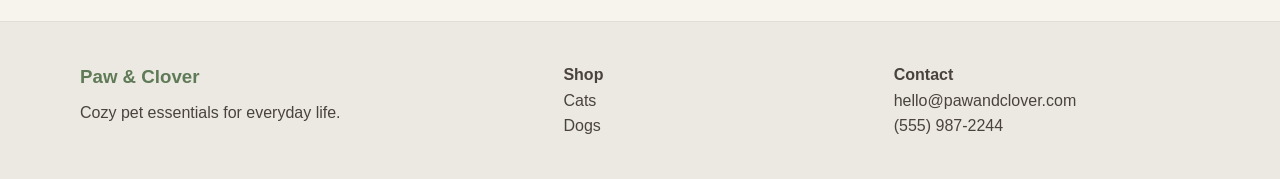
<file: dog-bed.html>
<!DOCTYPE html>
<html lang="en">
<head>
  <meta charset="UTF-8" />
  <meta name="viewport" content="width=device-width, initial-scale=1.0" />
  <title>Dog Beds | Paw & Clover</title>
  <link rel="stylesheet" href="style.css" />
</head>
<body>
  <div class="store-topbar">
    Free local delivery on orders over $25 • Cozy beds and restful dog spaces
  </div>

  <header class="store-header">
    <div class="container store-nav">
      <a href="index.html" class="store-logo">Paw & Clover</a>

      <nav>
        <ul class="store-links">
          <li><a href="index.html">Home</a></li>
          <li><a href="cats.html">Cats</a></li>
          <li><a href="dogs.html" class="active-link">Dogs</a></li>
          <li><a href="#">Services</a></li>
          <li><a href="#">Contact</a></li>
        </ul>
      </nav>
    </div>
  </header>

  <section class="product-page-hero">
    <div class="container">
      <div class="breadcrumbs">
        <a href="index.html">Home</a>
        <span>/</span>
        <a href="dogs.html">Dogs</a>
        <span>/</span>
        <span>Dog Beds</span>
      </div>

      <div class="product-page-head">
        <div>
          <p class="department-label">Dog Beds</p>
          <h1>Soft spots for naps, rest, and everyday comfort</h1>
          <p class="page-subtext">
            Browse cozy loungers, calming donut beds, bolster styles, and washable
            everyday favorites designed for dogs of all sizes.
          </p>
        </div>

        <div class="results-box">
          <strong id="dog-bed-count">8 items</strong>
          <p>Sorted by featured</p>
        </div>
      </div>
    </div>
  </section>

  <section class="catalog-section">
    <div class="container catalog-grid">
      <aside class="catalog-sidebar">
        <div class="catalog-panel">
          <h3>Browse</h3>
          <ul class="catalog-links">
            <li><a href="dog-food.html">Dog Food</a></li>
            <li><a href="dog-toys.html">Dog Toys</a></li>
            <li><a href="dog-bed.html" class="active-side-link">Dog Beds</a></li>
          </ul>
        </div>

        <div class="catalog-panel">
          <h3>Filter by type</h3>
          <div class="filter-pills filter-group" data-filter-group="type">
            <button type="button" class="toolbar-chip filter-btn active-chip" data-filter="all">All</button>
            <button type="button" class="toolbar-chip filter-btn" data-filter="plush">Plush</button>
            <button type="button" class="toolbar-chip filter-btn" data-filter="bolster">Bolster</button>
            <button type="button" class="toolbar-chip filter-btn" data-filter="calming">Calming</button>
            <button type="button" class="toolbar-chip filter-btn" data-filter="washable">Washable</button>
          </div>
        </div>

        <div class="catalog-panel">
          <h3>Filter by price</h3>
          <div class="filter-pills filter-group" data-filter-group="price">
            <button type="button" class="toolbar-chip filter-btn active-chip" data-filter="all">All</button>
            <button type="button" class="toolbar-chip filter-btn" data-filter="under-10">Under $10</button>
            <button type="button" class="toolbar-chip filter-btn" data-filter="10-20">$10 - $20</button>
            <button type="button" class="toolbar-chip filter-btn" data-filter="over-20">Over $20</button>
          </div>
        </div>
      
	<div class="catalog-panel">
  	 <button type="button" class="toolbar-chip clear-filters-btn" id="clear-dog-bed-filters">
    	 Clear Filters
  	 </button>
	 </div>         


        <div class="catalog-panel">
          <h3>Quick note</h3>
          <p>
            This page completes the dog side of the storefront demo and reuses
            the same interactive system as the cat product pages.
          </p>
        </div>
      </aside>

      <main class="catalog-main">
        <div class="catalog-toolbar">
          <div class="toolbar-left">
            <span class="toolbar-chip active-chip">Interactive filters enabled</span>
          </div>

          <div class="toolbar-right">
            <label for="sort-dog-bed">Sort:</label>
            <select id="sort-dog-bed">
              <option>Featured</option>
              <option>Price: Low to High</option>
              <option>Price: High to Low</option>
              <option>Newest</option>
            </select>
          </div>
        </div>

        <div class="catalog-products" id="dog-bed-products">
          <article class="catalog-card" data-type="plush" data-price="34.99" data-date="2026-03-20">
            <div class="catalog-thumb thumb-sage"></div>
            <p class="product-type">Plush Bed</p>
            <h3>Cozy Pup Bed</h3>
            <p>Soft and supportive everyday bed made for cozy naps and rest.</p>
            <div class="catalog-meta">
              <span>$34.99</span>
              <a href="#">Add to Cart</a>
            </div>
          </article>

          <article class="catalog-card" data-type="bolster" data-price="39.99" data-date="2026-03-21">
            <div class="catalog-thumb thumb-blush"></div>
            <p class="product-type">Bolster Bed</p>
            <h3>Warm Bolster Lounger</h3>
            <p>Raised-edge bed that gives dogs extra support and a secure feel.</p>
            <div class="catalog-meta">
              <span>$39.99</span>
              <a href="#">Add to Cart</a>
            </div>
          </article>

          <article class="catalog-card" data-type="calming" data-price="29.49" data-date="2026-03-18">
            <div class="catalog-thumb thumb-cream"></div>
            <p class="product-type">Calming Bed</p>
            <h3>Calming Donut Nest</h3>
            <p>Round calming bed with soft plush texture for curling up.</p>
            <div class="catalog-meta">
              <span>$29.49</span>
              <a href="#">Add to Cart</a>
            </div>
          </article>

          <article class="catalog-card" data-type="washable" data-price="18.99" data-date="2026-03-16">
            <div class="catalog-thumb thumb-blue"></div>
            <p class="product-type">Washable Bed</p>
            <h3>Wash & Rest Mat</h3>
            <p>Simple washable mat perfect for crates, corners, and travel use.</p>
            <div class="catalog-meta">
              <span>$18.99</span>
              <a href="#">Add to Cart</a>
            </div>
          </article>

          <article class="catalog-card" data-type="plush" data-price="31.99" data-date="2026-03-15">
            <div class="catalog-thumb thumb-sage"></div>
            <p class="product-type">Plush Bed</p>
            <h3>Cloud Comfort Bed</h3>
            <p>Extra-soft plush bed with a cushioned base for daily comfort.</p>
            <div class="catalog-meta">
              <span>$31.99</span>
              <a href="#">Add to Cart</a>
            </div>
          </article>

          <article class="catalog-card" data-type="bolster" data-price="36.49" data-date="2026-03-12">
            <div class="catalog-thumb thumb-blush"></div>
            <p class="product-type">Bolster Bed</p>
            <h3>Supportive Side Sleeper</h3>
            <p>Bolster-style bed made for dogs who like extra neck support.</p>
            <div class="catalog-meta">
              <span>$36.49</span>
              <a href="#">Add to Cart</a>
            </div>
          </article>

          <article class="catalog-card" data-type="calming" data-price="27.99" data-date="2026-03-10">
            <div class="catalog-thumb thumb-cream"></div>
            <p class="product-type">Calming Bed</p>
            <h3>Snuggle Circle Bed</h3>
            <p>Soft circular bed designed to help dogs settle and relax.</p>
            <div class="catalog-meta">
              <span>$27.99</span>
              <a href="#">Add to Cart</a>
            </div>
          </article>

          <article class="catalog-card" data-type="washable" data-price="16.49" data-date="2026-03-08">
            <div class="catalog-thumb thumb-blue"></div>
            <p class="product-type">Washable Bed</p>
            <h3>Easy Clean Nap Pad</h3>
            <p>Lightweight washable pad for simple everyday use around the home.</p>
            <div class="catalog-meta">
              <span>$16.49</span>
              <a href="#">Add to Cart</a>
            </div>
          </article>
        </div>
      </main>
    </div>
  </section>

  <footer class="store-footer">
    <div class="container store-footer-grid">
      <div>
        <h3>Paw & Clover</h3>
        <p>Cozy pet essentials for everyday life.</p>
      </div>

      <div>
        <p><strong>Shop</strong></p>
        <p><a href="cats.html">Cats</a></p>
        <p><a href="dogs.html">Dogs</a></p>
      </div>

      <div>
        <p><strong>Contact</strong></p>
        <p>hello@pawandclover.com</p>
        <p>(555) 987-2244</p>
      </div>
    </div>
  </footer>

  <script src="script.js"></script>
</body>
</html>
</file>
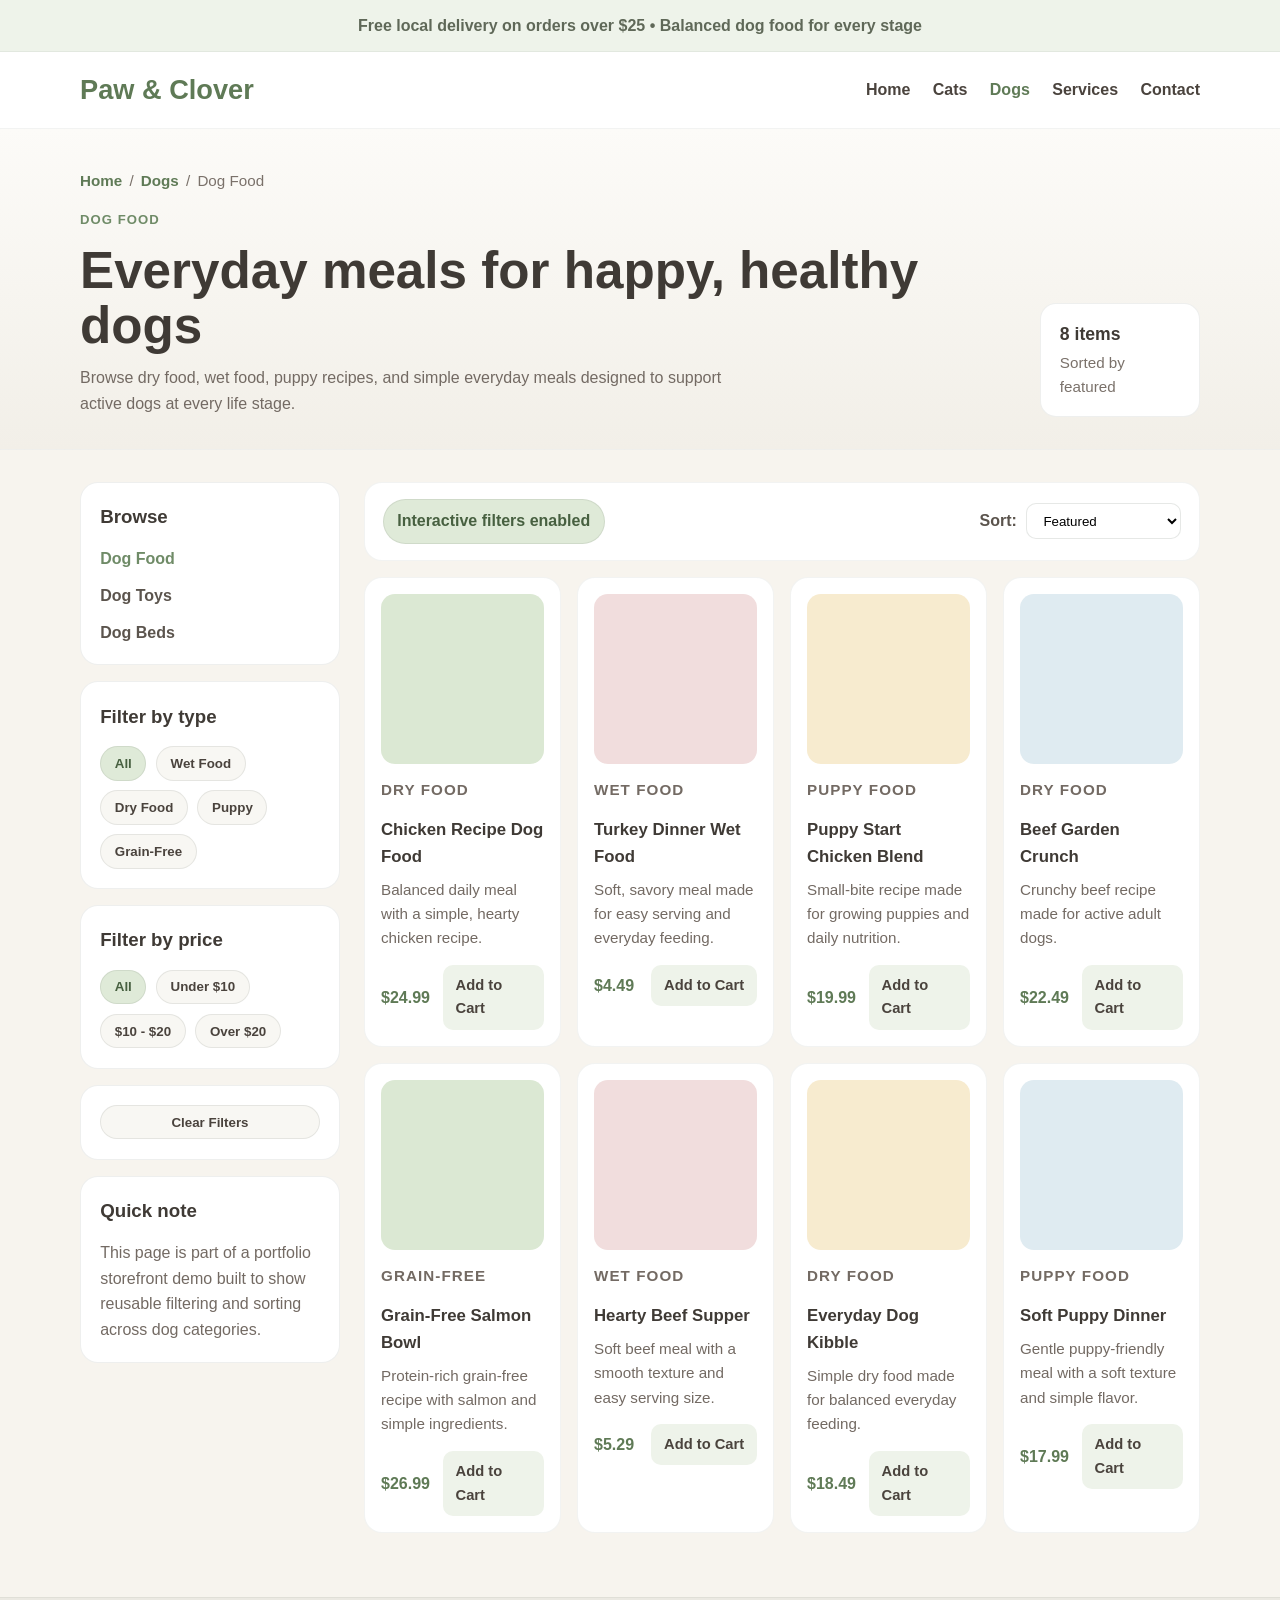
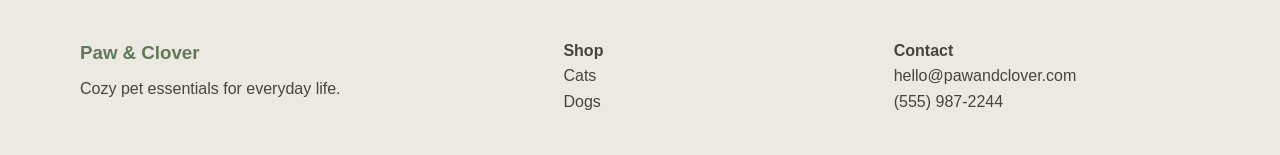
<file: dog-food.html>
<!DOCTYPE html>
<html lang="en">
<head>
  <meta charset="UTF-8" />
  <meta name="viewport" content="width=device-width, initial-scale=1.0" />
  <title>Dog Food | Paw & Clover</title>
  <link rel="stylesheet" href="style.css" />
</head>
<body>
  <div class="store-topbar">
    Free local delivery on orders over $25 • Balanced dog food for every stage
  </div>

  <header class="store-header">
    <div class="container store-nav">
      <a href="index.html" class="store-logo">Paw & Clover</a>

      <nav>
        <ul class="store-links">
          <li><a href="index.html">Home</a></li>
          <li><a href="cats.html">Cats</a></li>
          <li><a href="dogs.html" class="active-link">Dogs</a></li>
          <li><a href="#">Services</a></li>
          <li><a href="#">Contact</a></li>
        </ul>
      </nav>
    </div>
  </header>

  <section class="product-page-hero">
    <div class="container">
      <div class="breadcrumbs">
        <a href="index.html">Home</a>
        <span>/</span>
        <a href="dogs.html">Dogs</a>
        <span>/</span>
        <span>Dog Food</span>
      </div>

      <div class="product-page-head">
        <div>
          <p class="department-label">Dog Food</p>
          <h1>Everyday meals for happy, healthy dogs</h1>
          <p class="page-subtext">
            Browse dry food, wet food, puppy recipes, and simple everyday meals
            designed to support active dogs at every life stage.
          </p>
        </div>

        <div class="results-box">
          <strong id="dog-food-count">8 items</strong>
          <p>Sorted by featured</p>
        </div>
      </div>
    </div>
  </section>

  <section class="catalog-section">
    <div class="container catalog-grid">
      <aside class="catalog-sidebar">
        <div class="catalog-panel">
          <h3>Browse</h3>
          <ul class="catalog-links">
            <li><a href="dog-food.html" class="active-side-link">Dog Food</a></li>
            <li><a href="dog-toys.html">Dog Toys</a></li>
            <li><a href="dog-bed.html">Dog Beds</a></li>
          </ul>
        </div>

        <div class="catalog-panel">
          <h3>Filter by type</h3>
          <div class="filter-pills filter-group" data-filter-group="type">
            <button type="button" class="toolbar-chip filter-btn active-chip" data-filter="all">All</button>
            <button type="button" class="toolbar-chip filter-btn" data-filter="wet">Wet Food</button>
            <button type="button" class="toolbar-chip filter-btn" data-filter="dry">Dry Food</button>
            <button type="button" class="toolbar-chip filter-btn" data-filter="puppy">Puppy</button>
            <button type="button" class="toolbar-chip filter-btn" data-filter="grain-free">Grain-Free</button>
          </div>
        </div>

        <div class="catalog-panel">
          <h3>Filter by price</h3>
          <div class="filter-pills filter-group" data-filter-group="price">
            <button type="button" class="toolbar-chip filter-btn active-chip" data-filter="all">All</button>
            <button type="button" class="toolbar-chip filter-btn" data-filter="under-10">Under $10</button>
            <button type="button" class="toolbar-chip filter-btn" data-filter="10-20">$10 - $20</button>
            <button type="button" class="toolbar-chip filter-btn" data-filter="over-20">Over $20</button>
          </div>
        </div>
         

          <div class="catalog-panel">
  	  <button type="button" class="toolbar-chip clear-filters-btn" id="clear-dog-food-filters">
    	 Clear Filters
  	 </button>
	 </div>

        <div class="catalog-panel">
          <h3>Quick note</h3>
          <p>
            This page is part of a portfolio storefront demo built to show reusable
            filtering and sorting across dog categories.
          </p>
        </div>
      </aside>

      <main class="catalog-main">
        <div class="catalog-toolbar">
          <div class="toolbar-left">
            <span class="toolbar-chip active-chip">Interactive filters enabled</span>
          </div>

          <div class="toolbar-right">
            <label for="sort-dog-food">Sort:</label>
            <select id="sort-dog-food">
              <option>Featured</option>
              <option>Price: Low to High</option>
              <option>Price: High to Low</option>
              <option>Newest</option>
            </select>
          </div>
        </div>

        <div class="catalog-products" id="dog-food-products">
          <article class="catalog-card" data-type="dry" data-price="24.99" data-date="2026-03-20">
            <div class="catalog-thumb thumb-sage"></div>
            <p class="product-type">Dry Food</p>
            <h3>Chicken Recipe Dog Food</h3>
            <p>Balanced daily meal with a simple, hearty chicken recipe.</p>
            <div class="catalog-meta">
              <span>$24.99</span>
              <a href="#">Add to Cart</a>
            </div>
          </article>

          <article class="catalog-card" data-type="wet" data-price="4.49" data-date="2026-03-21">
            <div class="catalog-thumb thumb-blush"></div>
            <p class="product-type">Wet Food</p>
            <h3>Turkey Dinner Wet Food</h3>
            <p>Soft, savory meal made for easy serving and everyday feeding.</p>
            <div class="catalog-meta">
              <span>$4.49</span>
              <a href="#">Add to Cart</a>
            </div>
          </article>

          <article class="catalog-card" data-type="puppy" data-price="19.99" data-date="2026-03-18">
            <div class="catalog-thumb thumb-cream"></div>
            <p class="product-type">Puppy Food</p>
            <h3>Puppy Start Chicken Blend</h3>
            <p>Small-bite recipe made for growing puppies and daily nutrition.</p>
            <div class="catalog-meta">
              <span>$19.99</span>
              <a href="#">Add to Cart</a>
            </div>
          </article>

          <article class="catalog-card" data-type="dry" data-price="22.49" data-date="2026-03-16">
            <div class="catalog-thumb thumb-blue"></div>
            <p class="product-type">Dry Food</p>
            <h3>Beef Garden Crunch</h3>
            <p>Crunchy beef recipe made for active adult dogs.</p>
            <div class="catalog-meta">
              <span>$22.49</span>
              <a href="#">Add to Cart</a>
            </div>
          </article>

          <article class="catalog-card" data-type="grain-free" data-price="26.99" data-date="2026-03-15">
            <div class="catalog-thumb thumb-sage"></div>
            <p class="product-type">Grain-Free</p>
            <h3>Grain-Free Salmon Bowl</h3>
            <p>Protein-rich grain-free recipe with salmon and simple ingredients.</p>
            <div class="catalog-meta">
              <span>$26.99</span>
              <a href="#">Add to Cart</a>
            </div>
          </article>

          <article class="catalog-card" data-type="wet" data-price="5.29" data-date="2026-03-12">
            <div class="catalog-thumb thumb-blush"></div>
            <p class="product-type">Wet Food</p>
            <h3>Hearty Beef Supper</h3>
            <p>Soft beef meal with a smooth texture and easy serving size.</p>
            <div class="catalog-meta">
              <span>$5.29</span>
              <a href="#">Add to Cart</a>
            </div>
          </article>

          <article class="catalog-card" data-type="dry" data-price="18.49" data-date="2026-03-10">
            <div class="catalog-thumb thumb-cream"></div>
            <p class="product-type">Dry Food</p>
            <h3>Everyday Dog Kibble</h3>
            <p>Simple dry food made for balanced everyday feeding.</p>
            <div class="catalog-meta">
              <span>$18.49</span>
              <a href="#">Add to Cart</a>
            </div>
          </article>

          <article class="catalog-card" data-type="puppy" data-price="17.99" data-date="2026-03-08">
            <div class="catalog-thumb thumb-blue"></div>
            <p class="product-type">Puppy Food</p>
            <h3>Soft Puppy Dinner</h3>
            <p>Gentle puppy-friendly meal with a soft texture and simple flavor.</p>
            <div class="catalog-meta">
              <span>$17.99</span>
              <a href="#">Add to Cart</a>
            </div>
          </article>
        </div>
      </main>
    </div>
  </section>

  <footer class="store-footer">
    <div class="container store-footer-grid">
      <div>
        <h3>Paw & Clover</h3>
        <p>Cozy pet essentials for everyday life.</p>
      </div>

      <div>
        <p><strong>Shop</strong></p>
        <p><a href="cats.html">Cats</a></p>
        <p><a href="dogs.html">Dogs</a></p>
      </div>

      <div>
        <p><strong>Contact</strong></p>
        <p>hello@pawandclover.com</p>
        <p>(555) 987-2244</p>
      </div>
    </div>
  </footer>

  <script src="script.js"></script>
</body>
</html>
</file>
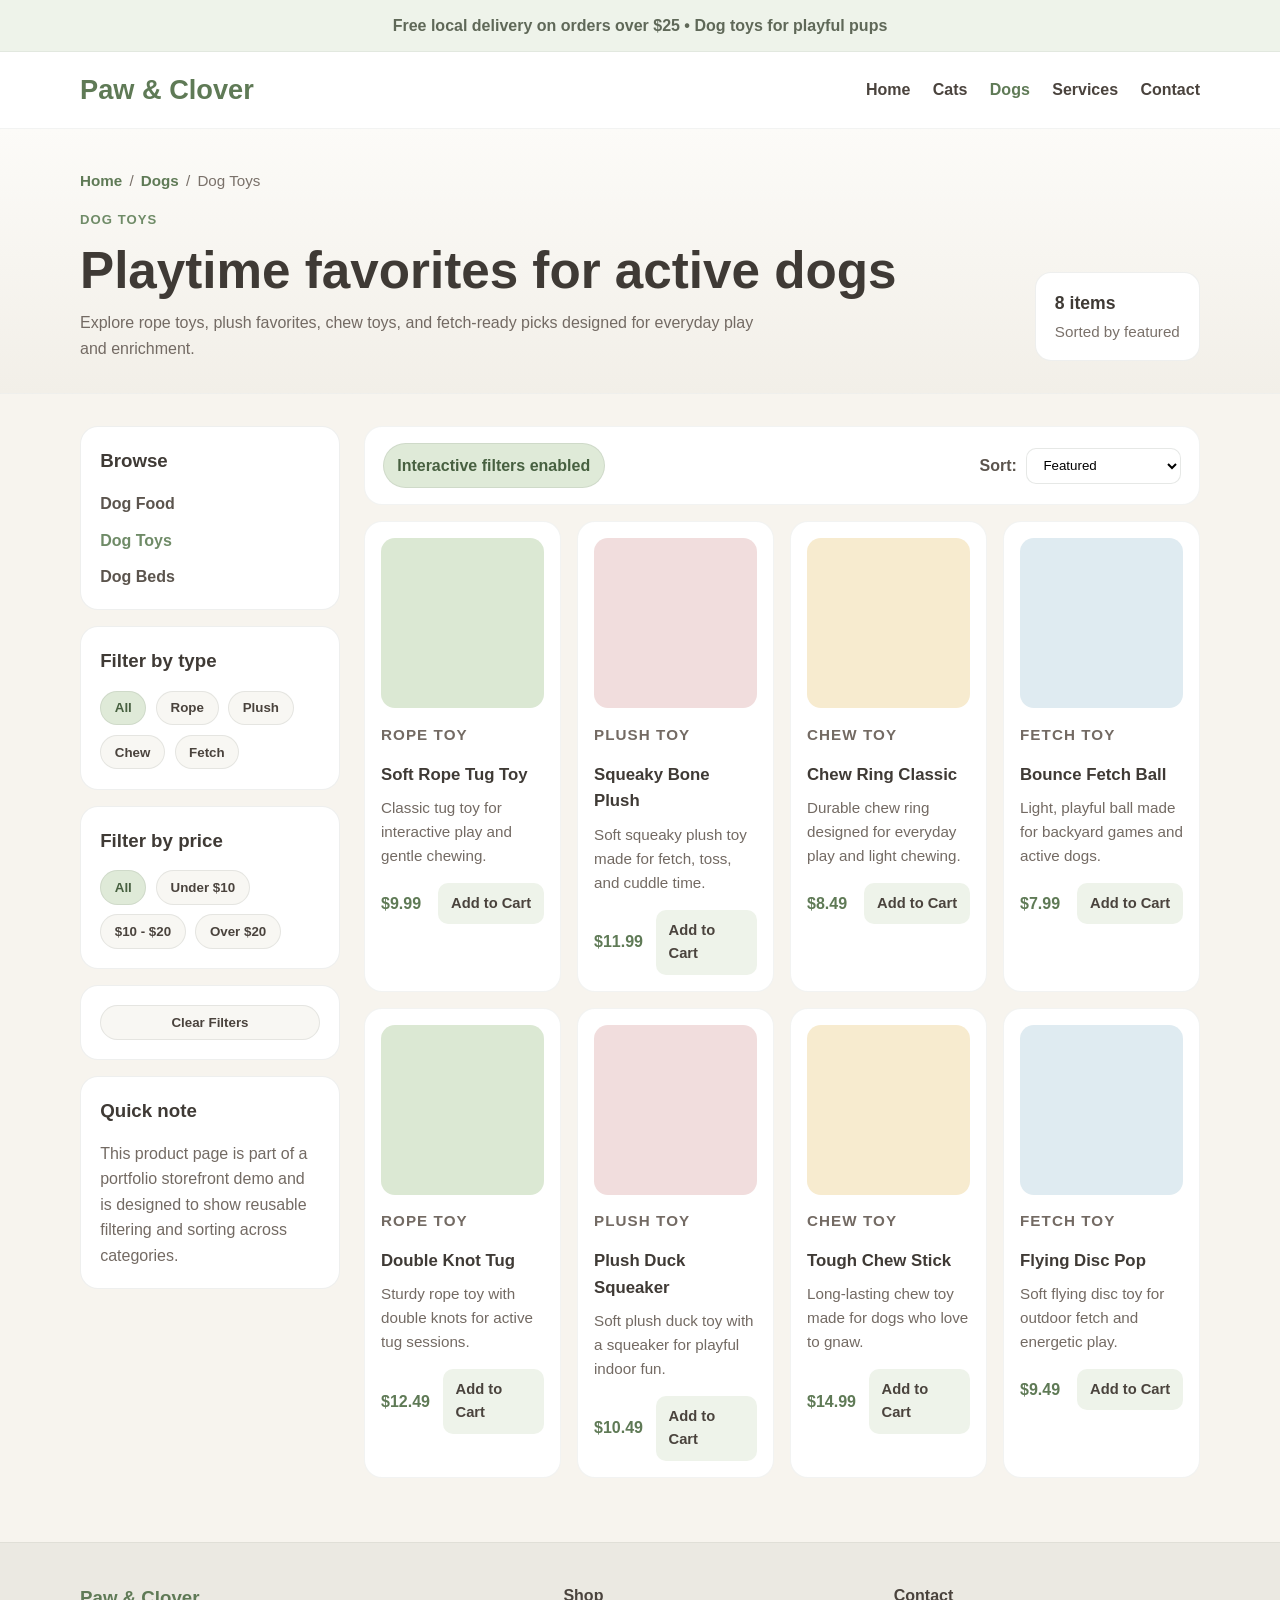
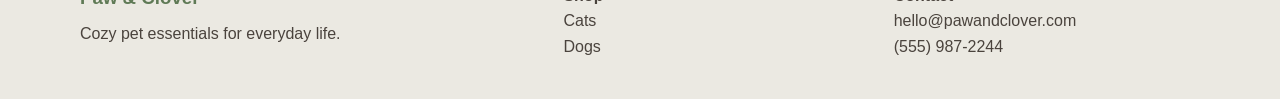
<file: dog-toys.html>
<!DOCTYPE html>
<html lang="en">
<head>
  <meta charset="UTF-8" />
  <meta name="viewport" content="width=device-width, initial-scale=1.0" />
  <title>Dog Toys | Paw & Clover</title>
  <link rel="stylesheet" href="style.css" />
</head>
<body>
  <div class="store-topbar">
    Free local delivery on orders over $25 • Dog toys for playful pups
  </div>

  <header class="store-header">
    <div class="container store-nav">
      <a href="index.html" class="store-logo">Paw & Clover</a>

      <nav>
        <ul class="store-links">
          <li><a href="index.html">Home</a></li>
          <li><a href="cats.html">Cats</a></li>
          <li><a href="dogs.html" class="active-link">Dogs</a></li>
          <li><a href="#">Services</a></li>
          <li><a href="#">Contact</a></li>
        </ul>
      </nav>
    </div>
  </header>

  <section class="product-page-hero">
    <div class="container">
      <div class="breadcrumbs">
        <a href="index.html">Home</a>
        <span>/</span>
        <a href="dogs.html">Dogs</a>
        <span>/</span>
        <span>Dog Toys</span>
      </div>

      <div class="product-page-head">
        <div>
          <p class="department-label">Dog Toys</p>
          <h1>Playtime favorites for active dogs</h1>
          <p class="page-subtext">
            Explore rope toys, plush favorites, chew toys, and fetch-ready picks
            designed for everyday play and enrichment.
          </p>
        </div>

        <div class="results-box">
          <strong id="dog-toy-count">8 items</strong>
          <p>Sorted by featured</p>
        </div>
      </div>
    </div>
  </section>

  <section class="catalog-section">
    <div class="container catalog-grid">
      <aside class="catalog-sidebar">
        <div class="catalog-panel">
          <h3>Browse</h3>
          <ul class="catalog-links">
            <li><a href="dog-food.html">Dog Food</a></li>
            <li><a href="dog-toys.html" class="active-side-link">Dog Toys</a></li>
            <li><a href="dog-bed.html">Dog Beds</a></li>
          </ul>
        </div>

        <div class="catalog-panel">
          <h3>Filter by type</h3>
          <div class="filter-pills filter-group" data-filter-group="type">
            <button type="button" class="toolbar-chip filter-btn active-chip" data-filter="all">All</button>
            <button type="button" class="toolbar-chip filter-btn" data-filter="rope">Rope</button>
            <button type="button" class="toolbar-chip filter-btn" data-filter="plush">Plush</button>
            <button type="button" class="toolbar-chip filter-btn" data-filter="chew">Chew</button>
            <button type="button" class="toolbar-chip filter-btn" data-filter="fetch">Fetch</button>
          </div>
        </div>

        <div class="catalog-panel">
          <h3>Filter by price</h3>
          <div class="filter-pills filter-group" data-filter-group="price">
            <button type="button" class="toolbar-chip filter-btn active-chip" data-filter="all">All</button>
            <button type="button" class="toolbar-chip filter-btn" data-filter="under-10">Under $10</button>
            <button type="button" class="toolbar-chip filter-btn" data-filter="10-20">$10 - $20</button>
            <button type="button" class="toolbar-chip filter-btn" data-filter="over-20">Over $20</button>
          </div>
        </div>
	

	<div class="catalog-panel">
  	 <button type="button" class="toolbar-chip clear-filters-btn" id="clear-dog-toy-filters">
    	 Clear Filters
  	 </button>
	 </div>

        <div class="catalog-panel">
          <h3>Quick note</h3>
          <p>
            This product page is part of a portfolio storefront demo and is designed
            to show reusable filtering and sorting across categories.
          </p>
        </div>
      </aside>

      <main class="catalog-main">
        <div class="catalog-toolbar">
          <div class="toolbar-left">
            <span class="toolbar-chip active-chip">Interactive filters enabled</span>
          </div>

          <div class="toolbar-right">
            <label for="sort-dog-toys">Sort:</label>
            <select id="sort-dog-toys">
              <option>Featured</option>
              <option>Price: Low to High</option>
              <option>Price: High to Low</option>
              <option>Newest</option>
            </select>
          </div>
        </div>

        <div class="catalog-products" id="dog-toy-products">
          <article class="catalog-card" data-type="rope" data-price="9.99" data-date="2026-03-20">
            <div class="catalog-thumb thumb-sage"></div>
            <p class="product-type">Rope Toy</p>
            <h3>Soft Rope Tug Toy</h3>
            <p>Classic tug toy for interactive play and gentle chewing.</p>
            <div class="catalog-meta">
              <span>$9.99</span>
              <a href="#">Add to Cart</a>
            </div>
          </article>

          <article class="catalog-card" data-type="plush" data-price="11.99" data-date="2026-03-18">
            <div class="catalog-thumb thumb-blush"></div>
            <p class="product-type">Plush Toy</p>
            <h3>Squeaky Bone Plush</h3>
            <p>Soft squeaky plush toy made for fetch, toss, and cuddle time.</p>
            <div class="catalog-meta">
              <span>$11.99</span>
              <a href="#">Add to Cart</a>
            </div>
          </article>

          <article class="catalog-card" data-type="chew" data-price="8.49" data-date="2026-03-21">
            <div class="catalog-thumb thumb-cream"></div>
            <p class="product-type">Chew Toy</p>
            <h3>Chew Ring Classic</h3>
            <p>Durable chew ring designed for everyday play and light chewing.</p>
            <div class="catalog-meta">
              <span>$8.49</span>
              <a href="#">Add to Cart</a>
            </div>
          </article>

          <article class="catalog-card" data-type="fetch" data-price="7.99" data-date="2026-03-15">
            <div class="catalog-thumb thumb-blue"></div>
            <p class="product-type">Fetch Toy</p>
            <h3>Bounce Fetch Ball</h3>
            <p>Light, playful ball made for backyard games and active dogs.</p>
            <div class="catalog-meta">
              <span>$7.99</span>
              <a href="#">Add to Cart</a>
            </div>
          </article>

          <article class="catalog-card" data-type="rope" data-price="12.49" data-date="2026-03-12">
            <div class="catalog-thumb thumb-sage"></div>
            <p class="product-type">Rope Toy</p>
            <h3>Double Knot Tug</h3>
            <p>Sturdy rope toy with double knots for active tug sessions.</p>
            <div class="catalog-meta">
              <span>$12.49</span>
              <a href="#">Add to Cart</a>
            </div>
          </article>

          <article class="catalog-card" data-type="plush" data-price="10.49" data-date="2026-03-10">
            <div class="catalog-thumb thumb-blush"></div>
            <p class="product-type">Plush Toy</p>
            <h3>Plush Duck Squeaker</h3>
            <p>Soft plush duck toy with a squeaker for playful indoor fun.</p>
            <div class="catalog-meta">
              <span>$10.49</span>
              <a href="#">Add to Cart</a>
            </div>
          </article>

          <article class="catalog-card" data-type="chew" data-price="14.99" data-date="2026-03-17">
            <div class="catalog-thumb thumb-cream"></div>
            <p class="product-type">Chew Toy</p>
            <h3>Tough Chew Stick</h3>
            <p>Long-lasting chew toy made for dogs who love to gnaw.</p>
            <div class="catalog-meta">
              <span>$14.99</span>
              <a href="#">Add to Cart</a>
            </div>
          </article>

          <article class="catalog-card" data-type="fetch" data-price="9.49" data-date="2026-03-08">
            <div class="catalog-thumb thumb-blue"></div>
            <p class="product-type">Fetch Toy</p>
            <h3>Flying Disc Pop</h3>
            <p>Soft flying disc toy for outdoor fetch and energetic play.</p>
            <div class="catalog-meta">
              <span>$9.49</span>
              <a href="#">Add to Cart</a>
            </div>
          </article>
        </div>
      </main>
    </div>
  </section>

  <footer class="store-footer">
    <div class="container store-footer-grid">
      <div>
        <h3>Paw & Clover</h3>
        <p>Cozy pet essentials for everyday life.</p>
      </div>

      <div>
        <p><strong>Shop</strong></p>
        <p><a href="cats.html">Cats</a></p>
        <p><a href="dogs.html">Dogs</a></p>
      </div>

      <div>
        <p><strong>Contact</strong></p>
        <p>hello@pawandclover.com</p>
        <p>(555) 987-2244</p>
      </div>
    </div>
  </footer>

  <script src="script.js"></script>
</body>
</html>
</file>
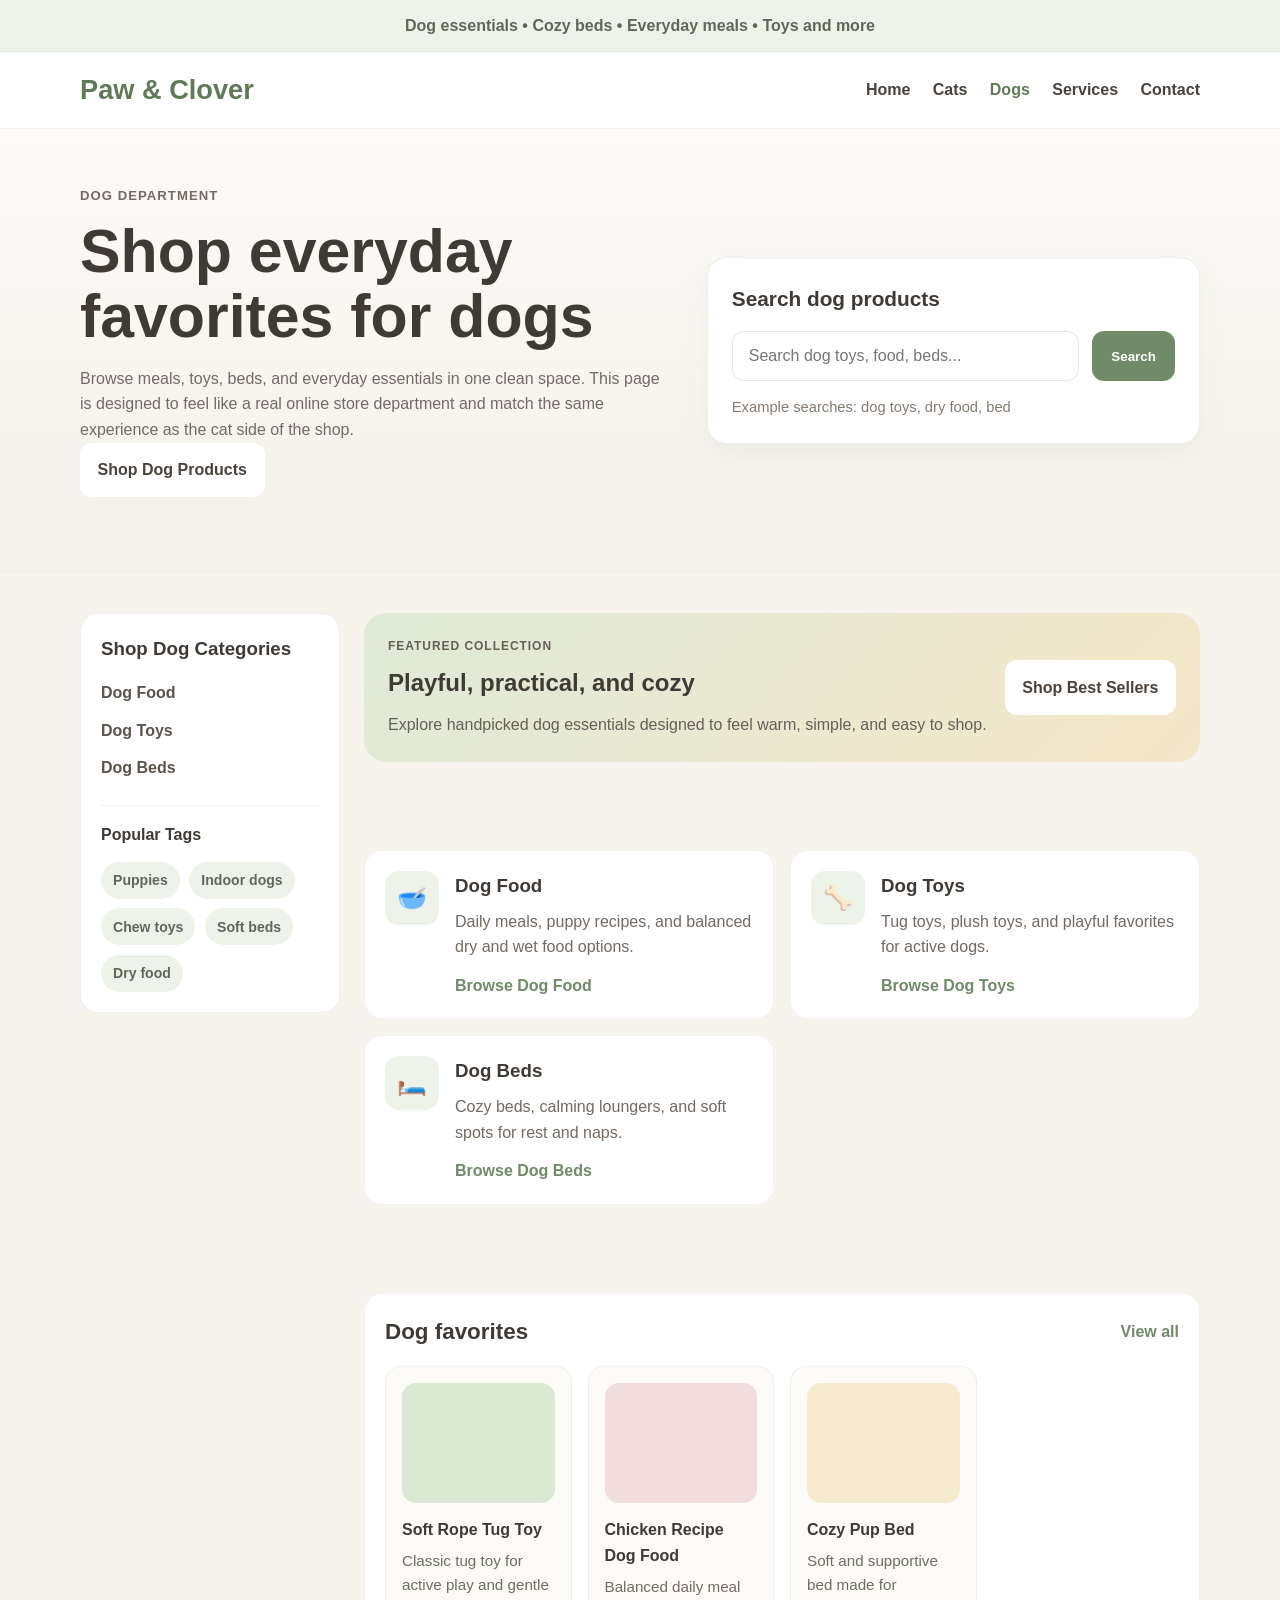
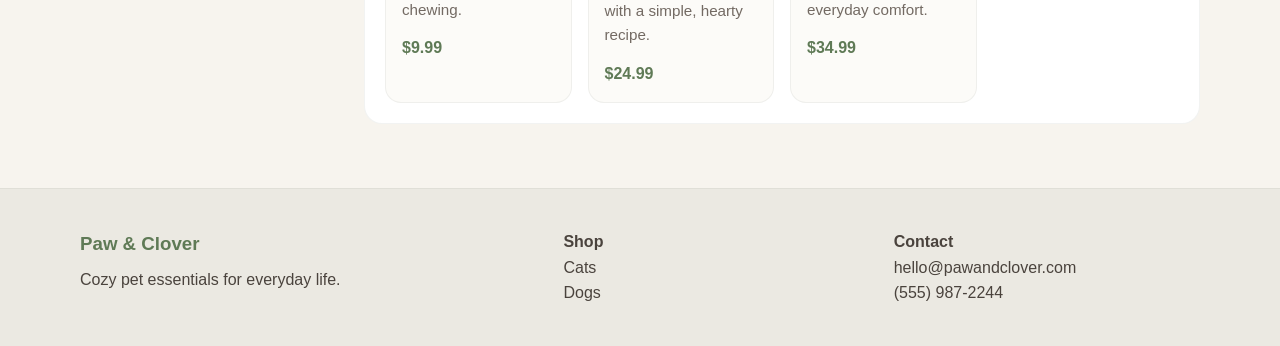
<file: dogs.html>
<!DOCTYPE html>
<html lang="en">
<head>
  <meta charset="UTF-8" />
  <meta name="viewport" content="width=device-width, initial-scale=1.0" />
  <title>Shop Dogs | Paw & Clover</title>
  <link rel="stylesheet" href="style.css" />
</head>
<body>
  <div class="store-topbar">
    Dog essentials • Cozy beds • Everyday meals • Toys and more
  </div>

  <header class="store-header">
    <div class="container store-nav">
      <a href="index.html" class="store-logo">Paw & Clover</a>

      <nav>
        <ul class="store-links">
          <li><a href="index.html">Home</a></li>
          <li><a href="cats.html">Cats</a></li>
          <li><a href="dogs.html" class="active-link">Dogs</a></li>
          <li><a href="#">Services</a></li>
          <li><a href="#">Contact</a></li>
        </ul>
      </nav>
    </div>
  </header>

  <section class="department-hero">
  <div class="container department-hero-grid">

    <div class="department-copy">
      <p class="department-label">Dog Department</p>
      <h1>Shop everyday favorites for dogs</h1>
      <p>
        Browse meals, toys, beds, and everyday essentials in one clean space.
        This page is designed to feel like a real online store department and
        match the same experience as the cat side of the shop.
      </p>

      <div class="hero-actions">
        <a href="dog-toys.html" class="shop-banner-btn">Shop Dog Products</a>
      </div>
    </div>

    <div class="department-search-card">
      <h2>Search dog products</h2>

      <form class="search-bar" id="dog-search-form">
        <input
          id="dog-search-input"
          type="text"
          placeholder="Search dog toys, food, beds..."
        />
        <button type="submit">Search</button>
      </form>

      <p class="search-note">Example searches: dog toys, dry food, bed</p>

      <div id="dog-search-results"></div>
    </div>

  </div>
</section>

  <section class="department-layout">
    <div class="container department-grid">
      <aside class="sidebar-filter">
        <h3>Shop Dog Categories</h3>
        <ul>
          <li><a href="dog-food.html">Dog Food</a></li>
          <li><a href="dog-toys.html">Dog Toys</a></li>
          <li><a href="dog-bed.html">Dog Beds</a></li>
        </ul>

        <div class="filter-box">
          <h4>Popular Tags</h4>
          <div class="tag-list">
            <span>Puppies</span>
            <span>Indoor dogs</span>
            <span>Chew toys</span>
            <span>Soft beds</span>
            <span>Dry food</span>
          </div>
        </div>
      </aside>

      <main class="department-main">
        <section class="shop-banner">
          <div>
            <p class="small-label">Featured Collection</p>
            <h2>Playful, practical, and cozy</h2>
            <p>
              Explore handpicked dog essentials designed to feel warm, simple,
              and easy to shop.
            </p>
          </div>
          <a href="dog-food.html" class="shop-banner-btn">Shop Best Sellers</a>
        </section>

        <section class="department-categories">
          <article class="dept-card">
            <div class="dept-icon">🥣</div>
            <div class="dept-content">
              <h3>Dog Food</h3>
              <p>
                Daily meals, puppy recipes, and balanced dry and wet food options.
              </p>
              <a href="dog-food.html">Browse Dog Food</a>
            </div>
          </article>

          <article class="dept-card">
            <div class="dept-icon">🦴</div>
            <div class="dept-content">
              <h3>Dog Toys</h3>
              <p>
                Tug toys, plush toys, and playful favorites for active dogs.
              </p>
              <a href="dog-toys.html">Browse Dog Toys</a>
            </div>
          </article>

          <article class="dept-card">
            <div class="dept-icon">🛏️</div>
            <div class="dept-content">
              <h3>Dog Beds</h3>
              <p>
                Cozy beds, calming loungers, and soft spots for rest and naps.
              </p>
              <a href="dog-bed.html">Browse Dog Beds</a>
            </div>
          </article>
        </section>

        <section class="featured-row">
          <div class="section-row-head">
            <h2>Dog favorites</h2>
            <a href="dog-toys.html">View all</a>
          </div>

          <div class="product-grid-store">
            <article class="product-store-card">
              <div class="product-thumb thumb-sage"></div>
              <h3>Soft Rope Tug Toy</h3>
              <p>Classic tug toy for active play and gentle chewing.</p>
              <span>$9.99</span>
            </article>

            <article class="product-store-card">
              <div class="product-thumb thumb-blush"></div>
              <h3>Chicken Recipe Dog Food</h3>
              <p>Balanced daily meal with a simple, hearty recipe.</p>
              <span>$24.99</span>
            </article>

            <article class="product-store-card">
              <div class="product-thumb thumb-cream"></div>
              <h3>Cozy Pup Bed</h3>
              <p>Soft and supportive bed made for everyday comfort.</p>
              <span>$34.99</span>
            </article>
          </div>
        </section>
      </main>
    </div>
  </section>

  <footer class="store-footer">
    <div class="container store-footer-grid">
      <div>
        <h3>Paw & Clover</h3>
        <p>Cozy pet essentials for everyday life.</p>
      </div>

      <div>
        <p><strong>Shop</strong></p>
        <p><a href="cats.html">Cats</a></p>
        <p><a href="dogs.html">Dogs</a></p>
      </div>

      <div>
        <p><strong>Contact</strong></p>
        <p>hello@pawandclover.com</p>
        <p>(555) 987-2244</p>
      </div>
    </div>
  </footer>

  <script src="script.js"></script>
</body>
</html>
</file>
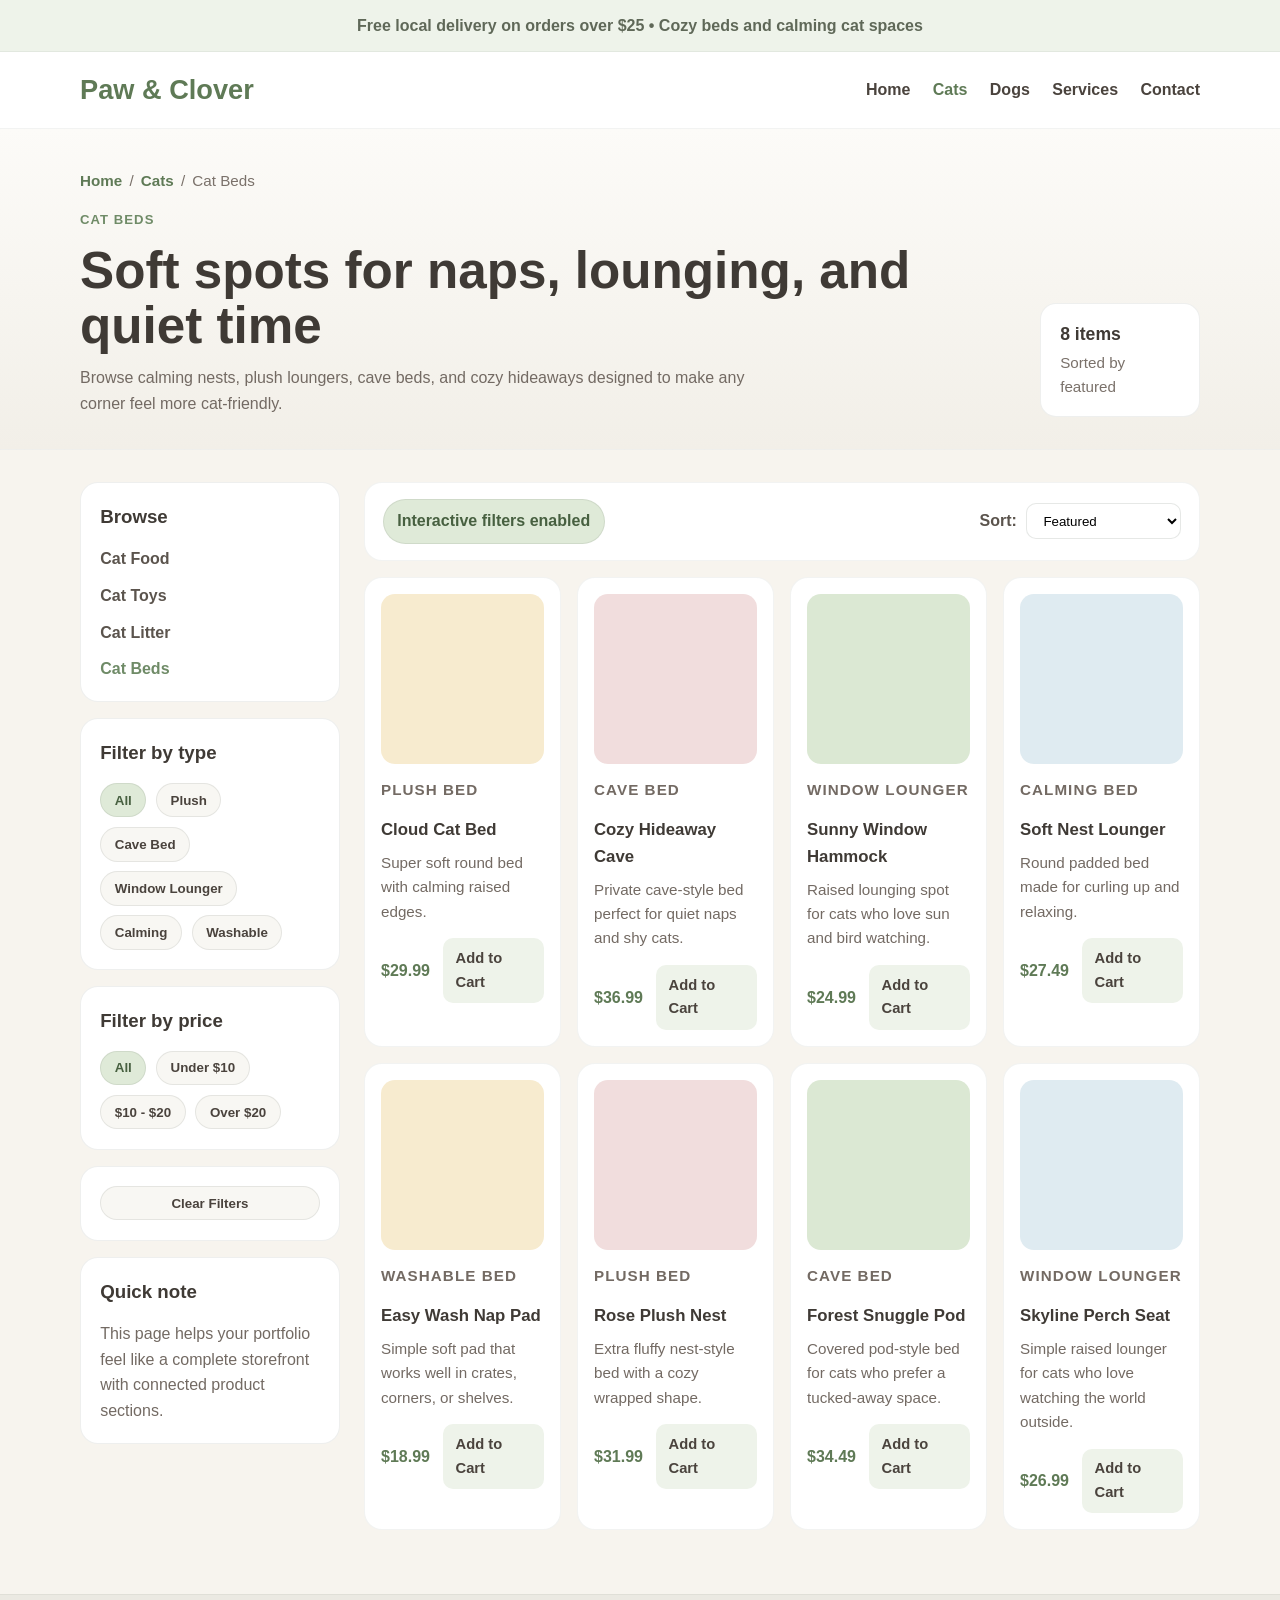
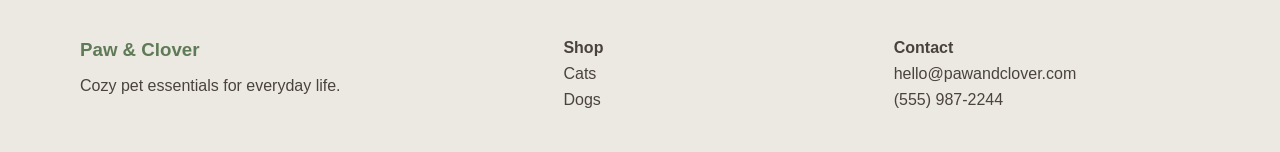
<file: petstore/cat-bed.html>
<!DOCTYPE html>
<html lang="en">
<head>
  <meta charset="UTF-8" />
  <meta name="viewport" content="width=device-width, initial-scale=1.0" />
  <title>Cat Beds | Paw & Clover</title>
  <link rel="stylesheet" href="style.css" />
</head>
<body>
  <div class="store-topbar">
    Free local delivery on orders over $25 • Cozy beds and calming cat spaces
  </div>

  <header class="store-header">
    <div class="container store-nav">
      <a href="index.html" class="store-logo">Paw & Clover</a>

      <nav>
        <ul class="store-links">
          <li><a href="index.html">Home</a></li>
          <li><a href="cats.html" class="active-link">Cats</a></li>
          <li><a href="dogs.html">Dogs</a></li>
          <li><a href="#">Services</a></li>
          <li><a href="#">Contact</a></li>
        </ul>
      </nav>
    </div>
  </header>

  <section class="product-page-hero">
    <div class="container">
      <div class="breadcrumbs">
        <a href="index.html">Home</a>
        <span>/</span>
        <a href="cats.html">Cats</a>
        <span>/</span>
        <span>Cat Beds</span>
      </div>

      <div class="product-page-head">
        <div>
          <p class="department-label">Cat Beds</p>
          <h1>Soft spots for naps, lounging, and quiet time</h1>
          <p class="page-subtext">
            Browse calming nests, plush loungers, cave beds, and cozy hideaways
            designed to make any corner feel more cat-friendly.
          </p>
        </div>

        <div class="results-box">
          <strong id="cat-bed-count">8 items</strong>
          <p>Sorted by featured</p>
        </div>
      </div>
    </div>
  </section>

  <section class="catalog-section">
    <div class="container catalog-grid">
      <aside class="catalog-sidebar">
        <div class="catalog-panel">
          <h3>Browse</h3>
          <ul class="catalog-links">
            <li><a href="cat-food.html">Cat Food</a></li>
            <li><a href="cat-toys.html">Cat Toys</a></li>
            <li><a href="cat-litter.html">Cat Litter</a></li>
            <li><a href="cat-bed.html" class="active-side-link">Cat Beds</a></li>
          </ul>
        </div>

        <div class="catalog-panel">
          <h3>Filter by type</h3>
          <div class="filter-pills filter-group" data-filter-group="type">
            <button type="button" class="toolbar-chip filter-btn active-chip" data-filter="all">All</button>
            <button type="button" class="toolbar-chip filter-btn" data-filter="plush">Plush</button>
            <button type="button" class="toolbar-chip filter-btn" data-filter="cave">Cave Bed</button>
            <button type="button" class="toolbar-chip filter-btn" data-filter="window">Window Lounger</button>
            <button type="button" class="toolbar-chip filter-btn" data-filter="calming">Calming</button>
            <button type="button" class="toolbar-chip filter-btn" data-filter="washable">Washable</button>
          </div>
        </div>

        <div class="catalog-panel">
          <h3>Filter by price</h3>
          <div class="filter-pills filter-group" data-filter-group="price">
            <button type="button" class="toolbar-chip filter-btn active-chip" data-filter="all">All</button>
            <button type="button" class="toolbar-chip filter-btn" data-filter="under-10">Under $10</button>
            <button type="button" class="toolbar-chip filter-btn" data-filter="10-20">$10 - $20</button>
            <button type="button" class="toolbar-chip filter-btn" data-filter="over-20">Over $20</button>
          </div>
        </div>
  

	<div class="catalog-panel">
  	 <button type="button" class="toolbar-chip clear-filters-btn" id="clear-cat-bed-filters">
    	 Clear Filters
  	 </button>
	 </div>

        <div class="catalog-panel">
          <h3>Quick note</h3>
          <p>
            This page helps your portfolio feel like a complete storefront with connected product sections.
          </p>
        </div>
      </aside>

      <main class="catalog-main">
        <div class="catalog-toolbar">
          <div class="toolbar-left">
            <span class="toolbar-chip active-chip">Interactive filters enabled</span>
          </div>

          <div class="toolbar-right">
            <label for="sort-bed">Sort:</label>
            <select id="sort-bed">
              <option>Featured</option>
              <option>Price: Low to High</option>
              <option>Price: High to Low</option>
              <option>Newest</option>
            </select>
          </div>
        </div>

        <div class="catalog-products" id="cat-bed-products">
          <article class="catalog-card" data-type="plush" data-price="29.99" data-date="2026-03-20">
            <div class="catalog-thumb thumb-cream"></div>
            <p class="product-type">Plush Bed</p>
            <h3>Cloud Cat Bed</h3>
            <p>Super soft round bed with calming raised edges.</p>
            <div class="catalog-meta">
              <span>$29.99</span>
              <a href="#">Add to Cart</a>
            </div>
          </article>

          <article class="catalog-card" data-type="cave" data-price="36.99" data-date="2026-03-21">
            <div class="catalog-thumb thumb-blush"></div>
            <p class="product-type">Cave Bed</p>
            <h3>Cozy Hideaway Cave</h3>
            <p>Private cave-style bed perfect for quiet naps and shy cats.</p>
            <div class="catalog-meta">
              <span>$36.99</span>
              <a href="#">Add to Cart</a>
            </div>
          </article>

          <article class="catalog-card" data-type="window" data-price="24.99" data-date="2026-03-18">
            <div class="catalog-thumb thumb-sage"></div>
            <p class="product-type">Window Lounger</p>
            <h3>Sunny Window Hammock</h3>
            <p>Raised lounging spot for cats who love sun and bird watching.</p>
            <div class="catalog-meta">
              <span>$24.99</span>
              <a href="#">Add to Cart</a>
            </div>
          </article>

          <article class="catalog-card" data-type="calming" data-price="27.49" data-date="2026-03-14">
            <div class="catalog-thumb thumb-blue"></div>
            <p class="product-type">Calming Bed</p>
            <h3>Soft Nest Lounger</h3>
            <p>Round padded bed made for curling up and relaxing.</p>
            <div class="catalog-meta">
              <span>$27.49</span>
              <a href="#">Add to Cart</a>
            </div>
          </article>

          <article class="catalog-card" data-type="washable" data-price="18.99" data-date="2026-03-17">
            <div class="catalog-thumb thumb-cream"></div>
            <p class="product-type">Washable Bed</p>
            <h3>Easy Wash Nap Pad</h3>
            <p>Simple soft pad that works well in crates, corners, or shelves.</p>
            <div class="catalog-meta">
              <span>$18.99</span>
              <a href="#">Add to Cart</a>
            </div>
          </article>

          <article class="catalog-card" data-type="plush" data-price="31.99" data-date="2026-03-10">
            <div class="catalog-thumb thumb-blush"></div>
            <p class="product-type">Plush Bed</p>
            <h3>Rose Plush Nest</h3>
            <p>Extra fluffy nest-style bed with a cozy wrapped shape.</p>
            <div class="catalog-meta">
              <span>$31.99</span>
              <a href="#">Add to Cart</a>
            </div>
          </article>

          <article class="catalog-card" data-type="cave" data-price="34.49" data-date="2026-03-12">
            <div class="catalog-thumb thumb-sage"></div>
            <p class="product-type">Cave Bed</p>
            <h3>Forest Snuggle Pod</h3>
            <p>Covered pod-style bed for cats who prefer a tucked-away space.</p>
            <div class="catalog-meta">
              <span>$34.49</span>
              <a href="#">Add to Cart</a>
            </div>
          </article>

          <article class="catalog-card" data-type="window" data-price="26.99" data-date="2026-03-08">
            <div class="catalog-thumb thumb-blue"></div>
            <p class="product-type">Window Lounger</p>
            <h3>Skyline Perch Seat</h3>
            <p>Simple raised lounger for cats who love watching the world outside.</p>
            <div class="catalog-meta">
              <span>$26.99</span>
              <a href="#">Add to Cart</a>
            </div>
          </article>
        </div>
      </main>
    </div>
  </section>

  <footer class="store-footer">
    <div class="container store-footer-grid">
      <div>
        <h3>Paw & Clover</h3>
        <p>Cozy pet essentials for everyday life.</p>
      </div>

      <div>
        <p><strong>Shop</strong></p>
        <p><a href="cats.html">Cats</a></p>
        <p><a href="dogs.html">Dogs</a></p>
      </div>

      <div>
        <p><strong>Contact</strong></p>
        <p>hello@pawandclover.com</p>
        <p>(555) 987-2244</p>
      </div>
    </div>
  </footer>

  <script src="script.js"></script>
</body>
</html>
</file>
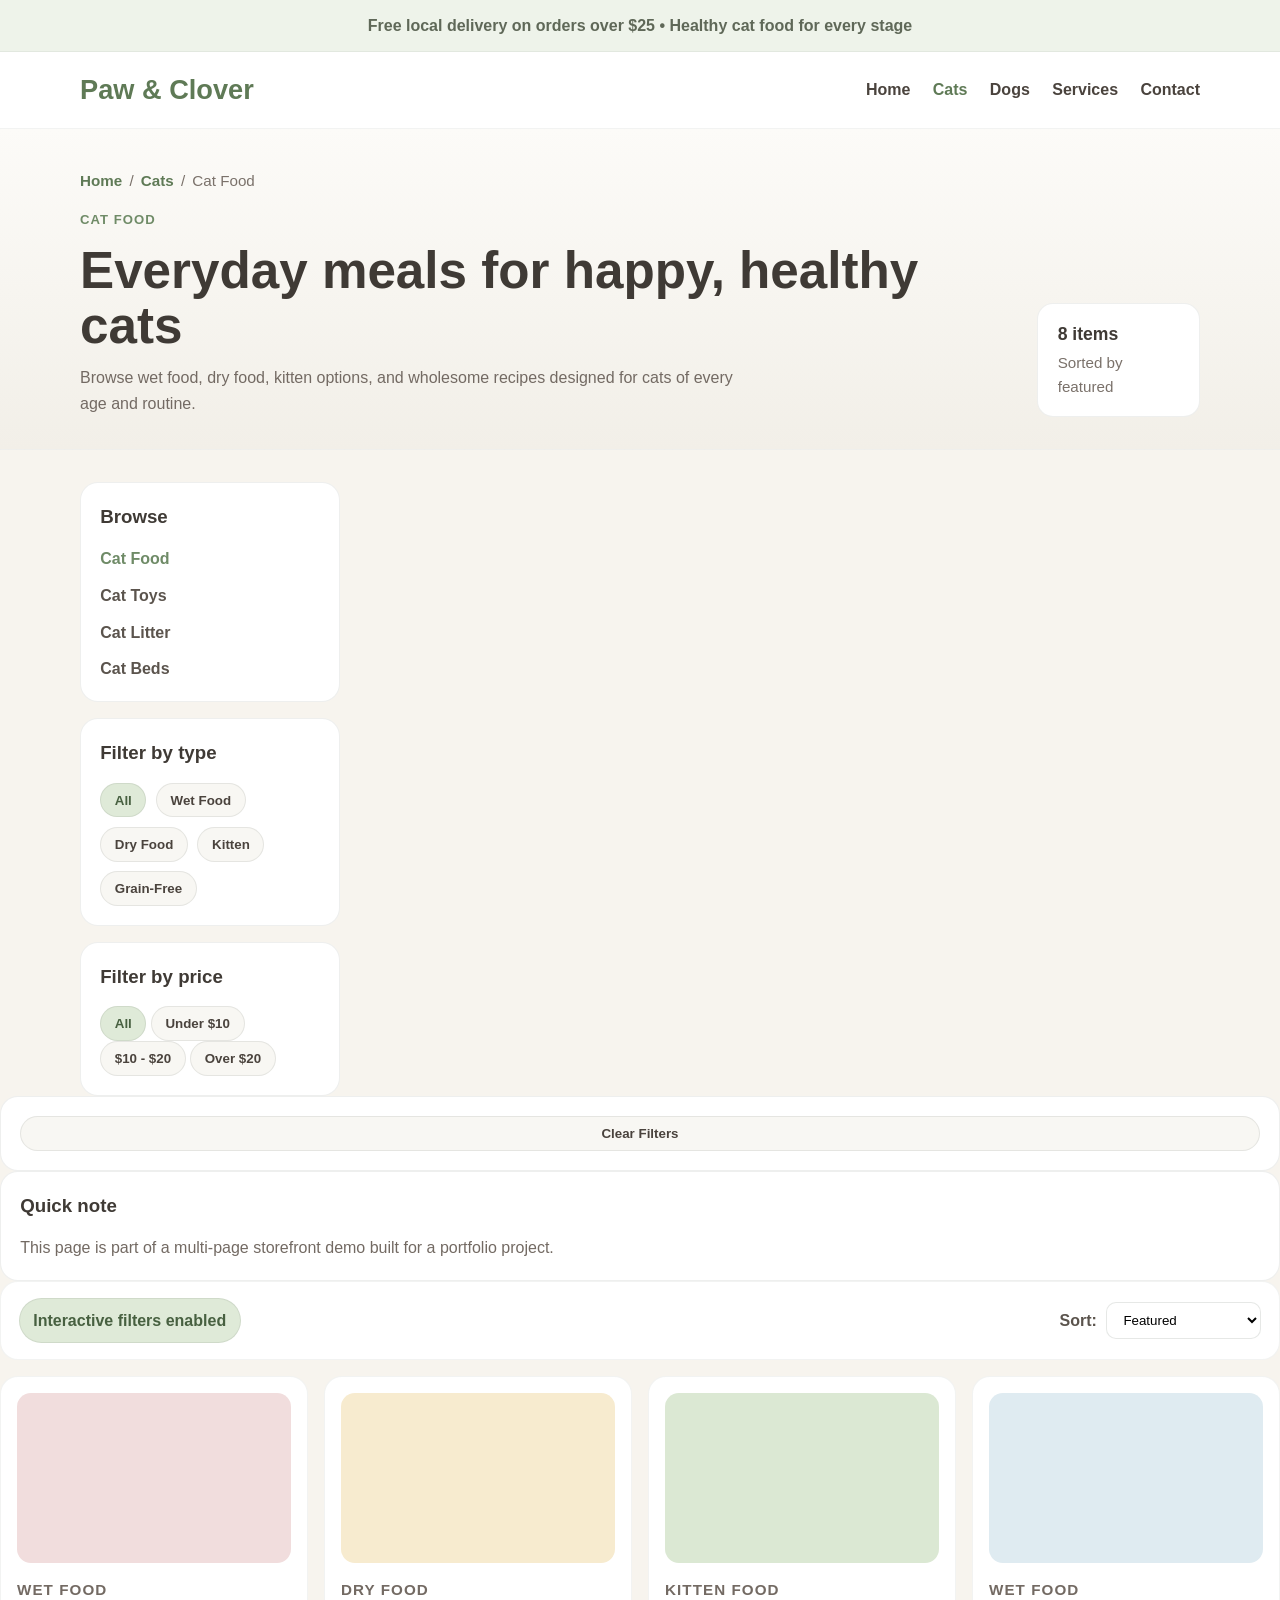
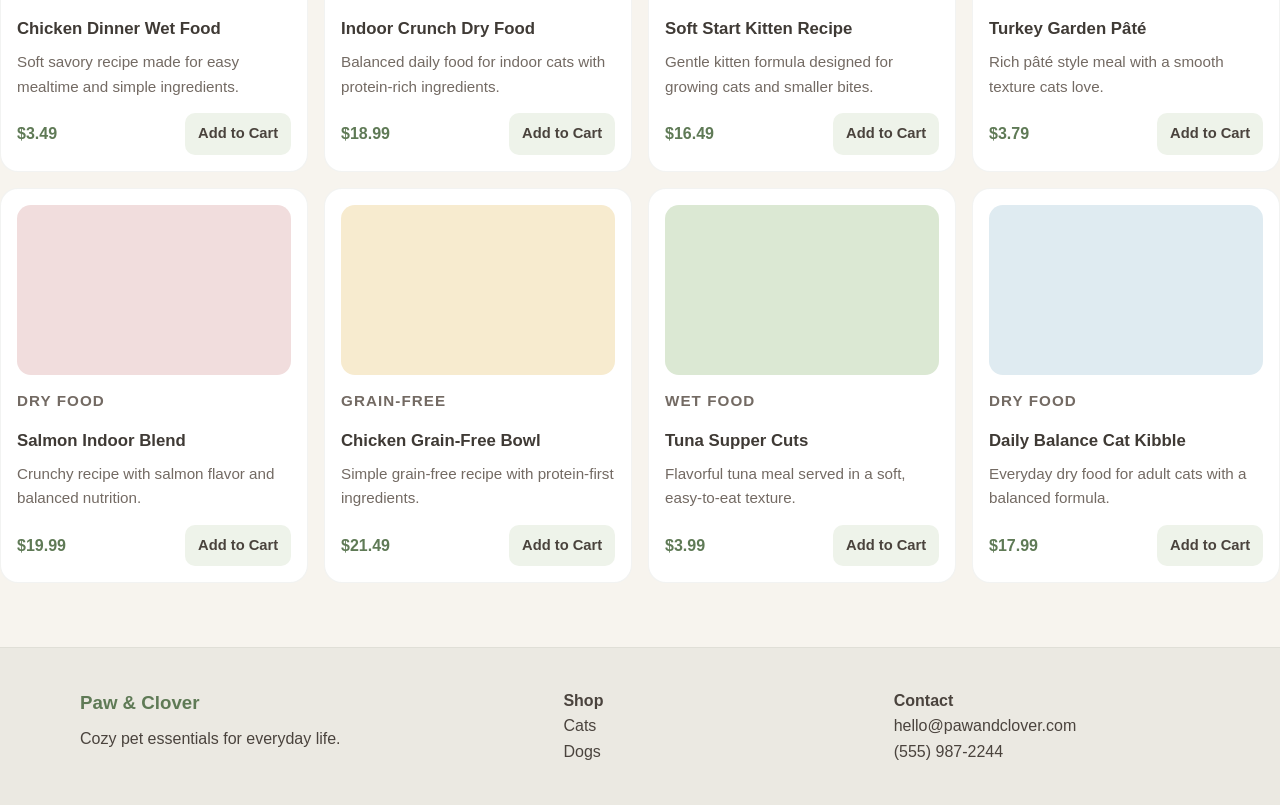
<file: petstore/cat-food.html>
<!DOCTYPE html>
<html lang="en">
<head>
  <meta charset="UTF-8" />
  <meta name="viewport" content="width=device-width, initial-scale=1.0" />
  <title>Cat Food | Paw & Clover</title>
  <link rel="stylesheet" href="style.css" />
</head>
<body>
  <div class="store-topbar">
    Free local delivery on orders over $25 • Healthy cat food for every stage
  </div>

  <header class="store-header">
    <div class="container store-nav">
      <a href="index.html" class="store-logo">Paw & Clover</a>

      <nav>
        <ul class="store-links">
          <li><a href="index.html">Home</a></li>
          <li><a href="cats.html" class="active-link">Cats</a></li>
          <li><a href="dogs.html">Dogs</a></li>
          <li><a href="#">Services</a></li>
          <li><a href="#">Contact</a></li>
        </ul>
      </nav>
    </div>
  </header>

  <section class="product-page-hero">
    <div class="container">
      <div class="breadcrumbs">
        <a href="index.html">Home</a>
        <span>/</span>
        <a href="cats.html">Cats</a>
        <span>/</span>
        <span>Cat Food</span>
      </div>

      <div class="product-page-head">
        <div>
          <p class="department-label">Cat Food</p>
          <h1>Everyday meals for happy, healthy cats</h1>
          <p class="page-subtext">
            Browse wet food, dry food, kitten options, and wholesome recipes
            designed for cats of every age and routine.
          </p>
        </div>

        <div class="results-box">
          <strong id="cat-food-count">8 items</strong>
         <p>Sorted by featured</p>
         </div>
      </div>
    </div>
  </section>

  <section class="catalog-section">
    <div class="container catalog-grid">
      <aside class="catalog-sidebar">
        <div class="catalog-panel">
          <h3>Browse</h3>
          <ul class="catalog-links">
            <li><a href="cat-food.html" class="active-side-link">Cat Food</a></li>
            <li><a href="cat-toys.html">Cat Toys</a></li>
            <li><a href="cat-litter.html">Cat Litter</a></li>
            <li><a href="cat-bed.html">Cat Beds</a></li>
          </ul>
        </div>

        <div class="catalog-panel">
          <h3>Filter by type</h3>
          <div class="filter-pills filter-group" data-filter-group="type">
            <button type="button" class="toolbar-chip filter-btn active-chip" data-filter="all">All</button>
            <button type="button" class="toolbar-chip filter-btn" data-filter="wet">Wet Food</button>
            <button type="button" class="toolbar-chip filter-btn" data-filter="dry">Dry Food</button>
            <button type="button" class="toolbar-chip filter-btn" data-filter="kitten">Kitten</button>
            <button type="button" class="toolbar-chip filter-btn" data-filter="grain-free">Grain-Free</button>
          </div>
        </div>

        <div class="catalog-panel">
          <h3>Filter by price</h3
          <div class="filter-pills filter-group" data-filter-group="price">
            <button type="button" class="toolbar-chip filter-btn active-chip" data-filter="all">All</button>
            <button type="button" class="toolbar-chip filter-btn" data-filter="under-10">Under $10</button>
            <button type="button" class="toolbar-chip filter-btn" data-filter="10-20">$10 - $20</button>
            <button type="button" class="toolbar-chip filter-btn" data-filter="over-20">Over $20</button>
          </div>
        </div>
         


         <div class="catalog-panel">
         <button type="button" class="toolbar-chip clear-filters-btn" id="clear-cat-food-filters">
         Clear Filters
          </button>
          </div>

        <div class="catalog-panel">
          <h3>Quick note</h3>
          <p>
            This page is part of a multi-page storefront demo built for a portfolio project.
          </p>
        </div>
      </aside>

      <main class="catalog-main">
        <div class="catalog-toolbar">
          <div class="toolbar-left">
            <span class="toolbar-chip active-chip">Interactive filters enabled</span>
          </div>

          <div class="toolbar-right">
            <label for="sort-food">Sort:</label>
            <select id="sort-food">
              <option>Featured</option>
              <option>Price: Low to High</option>
              <option>Price: High to Low</option>
              <option>Newest</option>
            </select>
          </div>
        </div>

        <div class="catalog-products" id="cat-food-products">
          <article class="catalog-card" data-type="wet" data-price="3.49" data-date="2026-03-20">
            <div class="catalog-thumb thumb-blush"></div>
            <p class="product-type">Wet Food</p>
            <h3>Chicken Dinner Wet Food</h3>
            <p>Soft savory recipe made for easy mealtime and simple ingredients.</p>
            <div class="catalog-meta">
              <span>$3.49</span>
              <a href="#">Add to Cart</a>
            </div>
          </article>

          <article class="catalog-card" data-type="dry" data-price="18.99" data-date="2026-03-15">
            <div class="catalog-thumb thumb-cream"></div>
            <p class="product-type">Dry Food</p>
            <h3>Indoor Crunch Dry Food</h3>
            <p>Balanced daily food for indoor cats with protein-rich ingredients.</p>
            <div class="catalog-meta">
              <span>$18.99</span>
              <a href="#">Add to Cart</a>
            </div>
          </article>

          <article class="catalog-card" data-type="kitten" data-price="16.49" data-date="2026-03-21">
            <div class="catalog-thumb thumb-sage"></div>
            <p class="product-type">Kitten Food</p>
            <h3>Soft Start Kitten Recipe</h3>
            <p>Gentle kitten formula designed for growing cats and smaller bites.</p>
            <div class="catalog-meta">
              <span>$16.49</span>
              <a href="#">Add to Cart</a>
            </div>
          </article>

          <article class="catalog-card" data-type="wet" data-price="3.79" data-date="2026-03-12">
            <div class="catalog-thumb thumb-blue"></div>
            <p class="product-type">Wet Food</p>
            <h3>Turkey Garden Pâté</h3>
            <p>Rich pâté style meal with a smooth texture cats love.</p>
            <div class="catalog-meta">
              <span>$3.79</span>
              <a href="#">Add to Cart</a>
            </div>
          </article>

          <article class="catalog-card" data-type="dry" data-price="19.99" data-date="2026-03-10">
            <div class="catalog-thumb thumb-blush"></div>
            <p class="product-type">Dry Food</p>
            <h3>Salmon Indoor Blend</h3>
            <p>Crunchy recipe with salmon flavor and balanced nutrition.</p>
            <div class="catalog-meta">
              <span>$19.99</span>
              <a href="#">Add to Cart</a>
            </div>
          </article>

          <article class="catalog-card" data-type="grain-free" data-price="21.49" data-date="2026-03-18">
            <div class="catalog-thumb thumb-cream"></div>
            <p class="product-type">Grain-Free</p>
            <h3>Chicken Grain-Free Bowl</h3>
            <p>Simple grain-free recipe with protein-first ingredients.</p>
            <div class="catalog-meta">
              <span>$21.49</span>
              <a href="#">Add to Cart</a>
            </div>
          </article>

          <article class="catalog-card" data-type="wet" data-price="3.99" data-date="2026-03-17">
            <div class="catalog-thumb thumb-sage"></div>
            <p class="product-type">Wet Food</p>
            <h3>Tuna Supper Cuts</h3>
            <p>Flavorful tuna meal served in a soft, easy-to-eat texture.</p>
            <div class="catalog-meta">
              <span>$3.99</span>
              <a href="#">Add to Cart</a>
            </div>
          </article>

          <article class="catalog-card" data-type="dry" data-price="17.99" data-date="2026-03-08">
            <div class="catalog-thumb thumb-blue"></div>
            <p class="product-type">Dry Food</p>
            <h3>Daily Balance Cat Kibble</h3>
            <p>Everyday dry food for adult cats with a balanced formula.</p>
            <div class="catalog-meta">
              <span>$17.99</span>
              <a href="#">Add to Cart</a>
            </div>
          </article>
        </div>
      </main>
    </div>
  </section>

  <footer class="store-footer">
    <div class="container store-footer-grid">
      <div>
        <h3>Paw & Clover</h3>
        <p>Cozy pet essentials for everyday life.</p>
      </div>

      <div>
        <p><strong>Shop</strong></p>
        <p><a href="cats.html">Cats</a></p>
        <p><a href="dogs.html">Dogs</a></p>
      </div>

      <div>
        <p><strong>Contact</strong></p>
        <p>hello@pawandclover.com</p>
        <p>(555) 987-2244</p>
      </div>
    </div>
  </footer>

  <script src="script.js"></script>
</body>
</html>
</file>
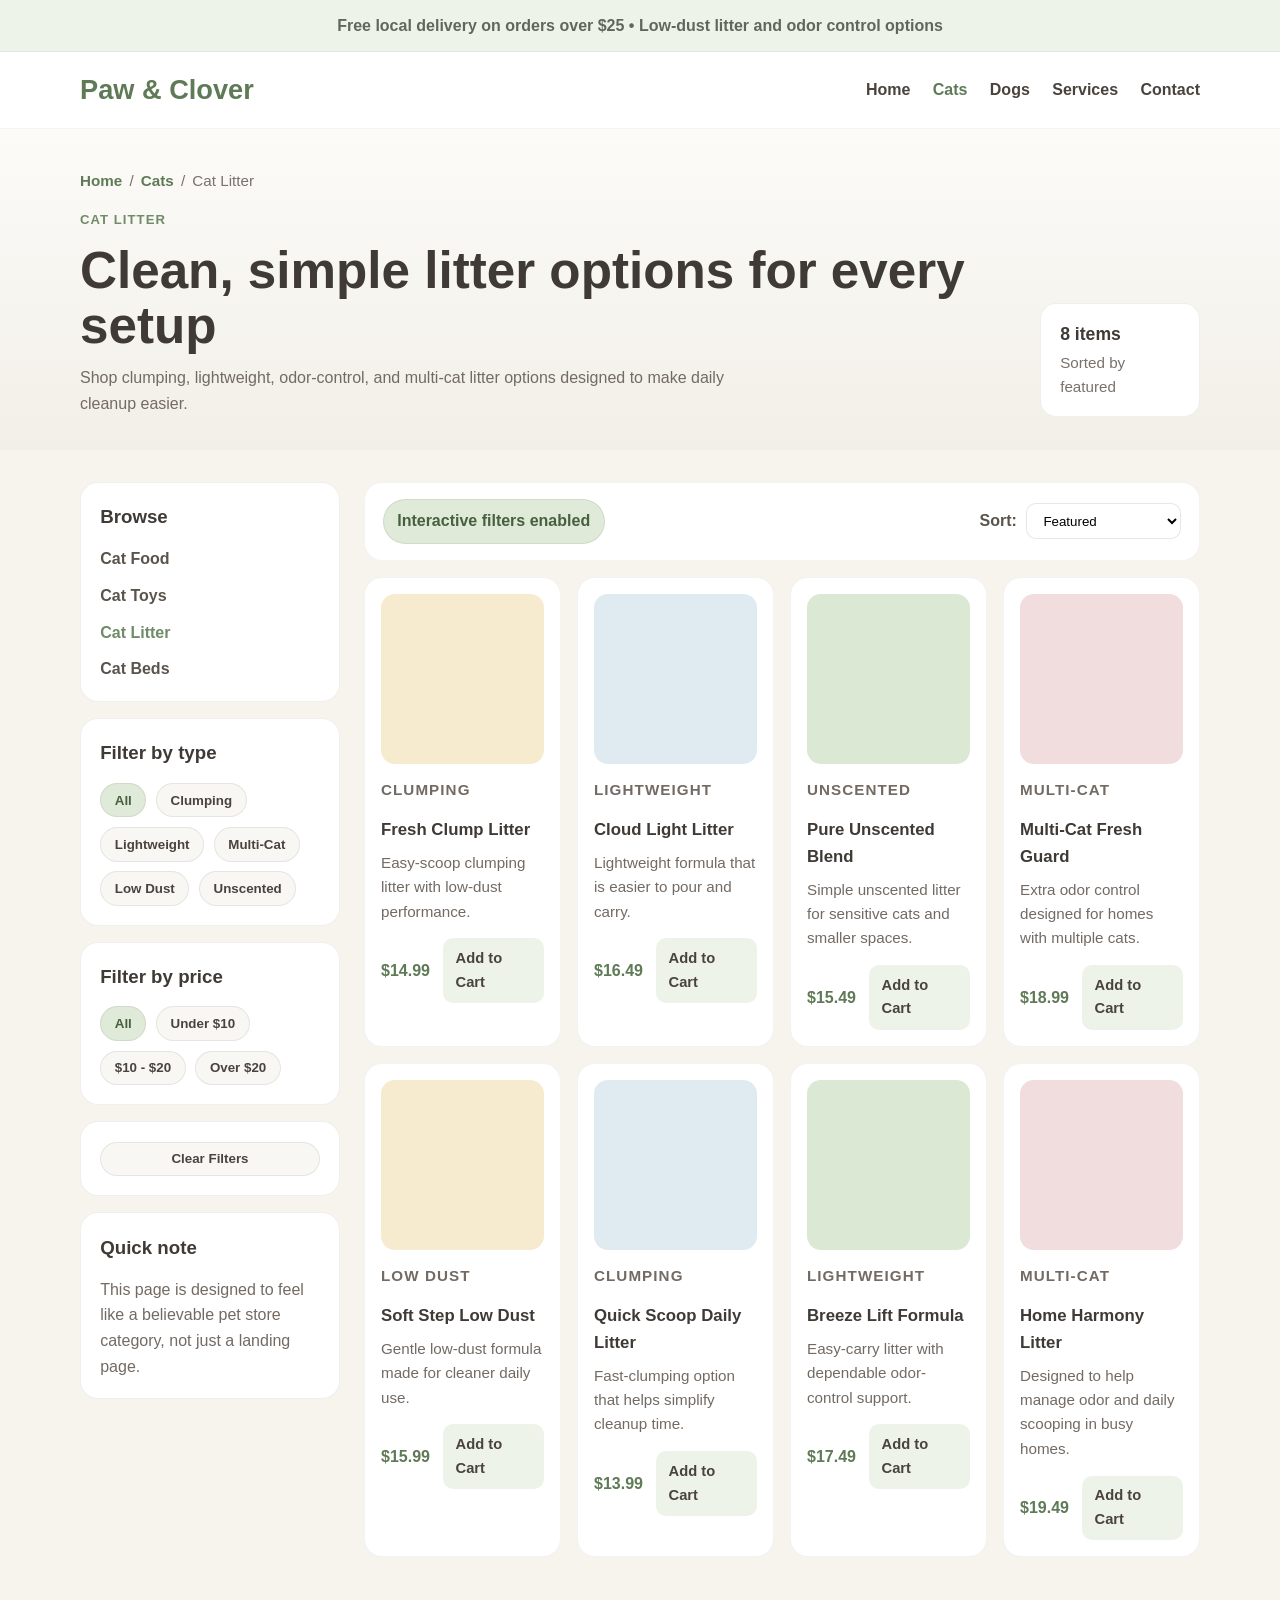
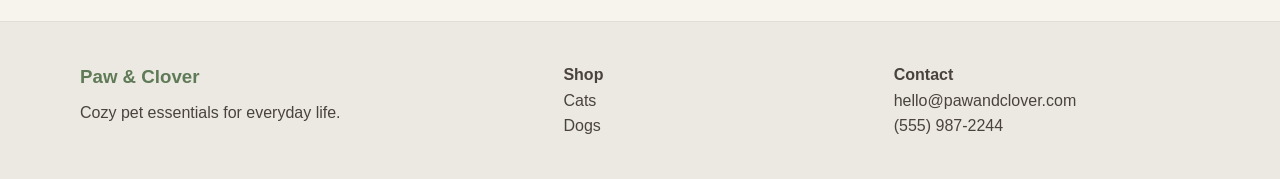
<file: petstore/cat-litter.html>
<!DOCTYPE html>
<html lang="en">
<head>
  <meta charset="UTF-8" />
  <meta name="viewport" content="width=device-width, initial-scale=1.0" />
  <title>Cat Litter | Paw & Clover</title>
  <link rel="stylesheet" href="style.css" />
</head>
<body>
  <div class="store-topbar">
    Free local delivery on orders over $25 • Low-dust litter and odor control options
  </div>

  <header class="store-header">
    <div class="container store-nav">
      <a href="index.html" class="store-logo">Paw & Clover</a>

      <nav>
        <ul class="store-links">
          <li><a href="index.html">Home</a></li>
          <li><a href="cats.html" class="active-link">Cats</a></li>
          <li><a href="dogs.html">Dogs</a></li>
          <li><a href="#">Services</a></li>
          <li><a href="#">Contact</a></li>
        </ul>
      </nav>
    </div>
  </header>

  <section class="product-page-hero">
    <div class="container">
      <div class="breadcrumbs">
        <a href="index.html">Home</a>
        <span>/</span>
        <a href="cats.html">Cats</a>
        <span>/</span>
        <span>Cat Litter</span>
      </div>

      <div class="product-page-head">
        <div>
          <p class="department-label">Cat Litter</p>
          <h1>Clean, simple litter options for every setup</h1>
          <p class="page-subtext">
            Shop clumping, lightweight, odor-control, and multi-cat litter
            options designed to make daily cleanup easier.
          </p>
        </div>

        <div class="results-box">
          <strong id="cat-litter-count">8 items</strong>
          <p>Sorted by featured</p>
        </div>
      </div>
    </div>
  </section>

  <section class="catalog-section">
    <div class="container catalog-grid">
      <aside class="catalog-sidebar">
        <div class="catalog-panel">
          <h3>Browse</h3>
          <ul class="catalog-links">
            <li><a href="cat-food.html">Cat Food</a></li>
            <li><a href="cat-toys.html">Cat Toys</a></li>
            <li><a href="cat-litter.html" class="active-side-link">Cat Litter</a></li>
            <li><a href="cat-bed.html">Cat Beds</a></li>
          </ul>
        </div>

        <div class="catalog-panel">
          <h3>Filter by type</h3>
          <div class="filter-pills filter-group" data-filter-group="type">
            <button type="button" class="toolbar-chip filter-btn active-chip" data-filter="all">All</button>
            <button type="button" class="toolbar-chip filter-btn" data-filter="clumping">Clumping</button>
            <button type="button" class="toolbar-chip filter-btn" data-filter="lightweight">Lightweight</button>
            <button type="button" class="toolbar-chip filter-btn" data-filter="multi-cat">Multi-Cat</button>
            <button type="button" class="toolbar-chip filter-btn" data-filter="low-dust">Low Dust</button>
            <button type="button" class="toolbar-chip filter-btn" data-filter="unscented">Unscented</button>
          </div>
        </div>

        <div class="catalog-panel">
          <h3>Filter by price</h3>
          <div class="filter-pills filter-group" data-filter-group="price">
            <button type="button" class="toolbar-chip filter-btn active-chip" data-filter="all">All</button>
            <button type="button" class="toolbar-chip filter-btn" data-filter="under-10">Under $10</button>
            <button type="button" class="toolbar-chip filter-btn" data-filter="10-20">$10 - $20</button>
            <button type="button" class="toolbar-chip filter-btn" data-filter="over-20">Over $20</button>
          </div>
        </div>
  
   	<div class="catalog-panel">
 	 <button type="button" class="toolbar-chip clear-filters-btn" id="clear-cat-litter-filters">
    	 Clear Filters
  	 </button>
	 </div>

        <div class="catalog-panel">
          <h3>Quick note</h3>
          <p>
            This page is designed to feel like a believable pet store category, not just a landing page.
          </p>
        </div>
      </aside>

      <main class="catalog-main">
        <div class="catalog-toolbar">
          <div class="toolbar-left">
            <span class="toolbar-chip active-chip">Interactive filters enabled</span>
          </div>

          <div class="toolbar-right">
            <label for="sort-litter">Sort:</label>
            <select id="sort-litter">
              <option>Featured</option>
              <option>Price: Low to High</option>
              <option>Price: High to Low</option>
              <option>Newest</option>
            </select>
          </div>
        </div>

        <div class="catalog-products" id="cat-litter-products">
          <article class="catalog-card" data-type="clumping" data-price="14.99" data-date="2026-03-20">
            <div class="catalog-thumb thumb-cream"></div>
            <p class="product-type">Clumping</p>
            <h3>Fresh Clump Litter</h3>
            <p>Easy-scoop clumping litter with low-dust performance.</p>
            <div class="catalog-meta">
              <span>$14.99</span>
              <a href="#">Add to Cart</a>
            </div>
          </article>

          <article class="catalog-card" data-type="lightweight" data-price="16.49" data-date="2026-03-17">
            <div class="catalog-thumb thumb-blue"></div>
            <p class="product-type">Lightweight</p>
            <h3>Cloud Light Litter</h3>
            <p>Lightweight formula that is easier to pour and carry.</p>
            <div class="catalog-meta">
              <span>$16.49</span>
              <a href="#">Add to Cart</a>
            </div>
          </article>

          <article class="catalog-card" data-type="unscented" data-price="15.49" data-date="2026-03-21">
            <div class="catalog-thumb thumb-sage"></div>
            <p class="product-type">Unscented</p>
            <h3>Pure Unscented Blend</h3>
            <p>Simple unscented litter for sensitive cats and smaller spaces.</p>
            <div class="catalog-meta">
              <span>$15.49</span>
              <a href="#">Add to Cart</a>
            </div>
          </article>

          <article class="catalog-card" data-type="multi-cat" data-price="18.99" data-date="2026-03-12">
            <div class="catalog-thumb thumb-blush"></div>
            <p class="product-type">Multi-Cat</p>
            <h3>Multi-Cat Fresh Guard</h3>
            <p>Extra odor control designed for homes with multiple cats.</p>
            <div class="catalog-meta">
              <span>$18.99</span>
              <a href="#">Add to Cart</a>
            </div>
          </article>

          <article class="catalog-card" data-type="low-dust" data-price="15.99" data-date="2026-03-18">
            <div class="catalog-thumb thumb-cream"></div>
            <p class="product-type">Low Dust</p>
            <h3>Soft Step Low Dust</h3>
            <p>Gentle low-dust formula made for cleaner daily use.</p>
            <div class="catalog-meta">
              <span>$15.99</span>
              <a href="#">Add to Cart</a>
            </div>
          </article>

          <article class="catalog-card" data-type="clumping" data-price="13.99" data-date="2026-03-10">
            <div class="catalog-thumb thumb-blue"></div>
            <p class="product-type">Clumping</p>
            <h3>Quick Scoop Daily Litter</h3>
            <p>Fast-clumping option that helps simplify cleanup time.</p>
            <div class="catalog-meta">
              <span>$13.99</span>
              <a href="#">Add to Cart</a>
            </div>
          </article>

          <article class="catalog-card" data-type="lightweight" data-price="17.49" data-date="2026-03-15">
            <div class="catalog-thumb thumb-sage"></div>
            <p class="product-type">Lightweight</p>
            <h3>Breeze Lift Formula</h3>
            <p>Easy-carry litter with dependable odor-control support.</p>
            <div class="catalog-meta">
              <span>$17.49</span>
              <a href="#">Add to Cart</a>
            </div>
          </article>

          <article class="catalog-card" data-type="multi-cat" data-price="19.49" data-date="2026-03-08">
            <div class="catalog-thumb thumb-blush"></div>
            <p class="product-type">Multi-Cat</p>
            <h3>Home Harmony Litter</h3>
            <p>Designed to help manage odor and daily scooping in busy homes.</p>
            <div class="catalog-meta">
              <span>$19.49</span>
              <a href="#">Add to Cart</a>
            </div>
          </article>
        </div>
      </main>
    </div>
  </section>

  <footer class="store-footer">
    <div class="container store-footer-grid">
      <div>
        <h3>Paw & Clover</h3>
        <p>Cozy pet essentials for everyday life.</p>
      </div>

      <div>
        <p><strong>Shop</strong></p>
        <p><a href="cats.html">Cats</a></p>
        <p><a href="dogs.html">Dogs</a></p>
      </div>

      <div>
        <p><strong>Contact</strong></p>
        <p>hello@pawandclover.com</p>
        <p>(555) 987-2244</p>
      </div>
    </div>
  </footer>

  <script src="script.js"></script>
</body>
</html>
</file>
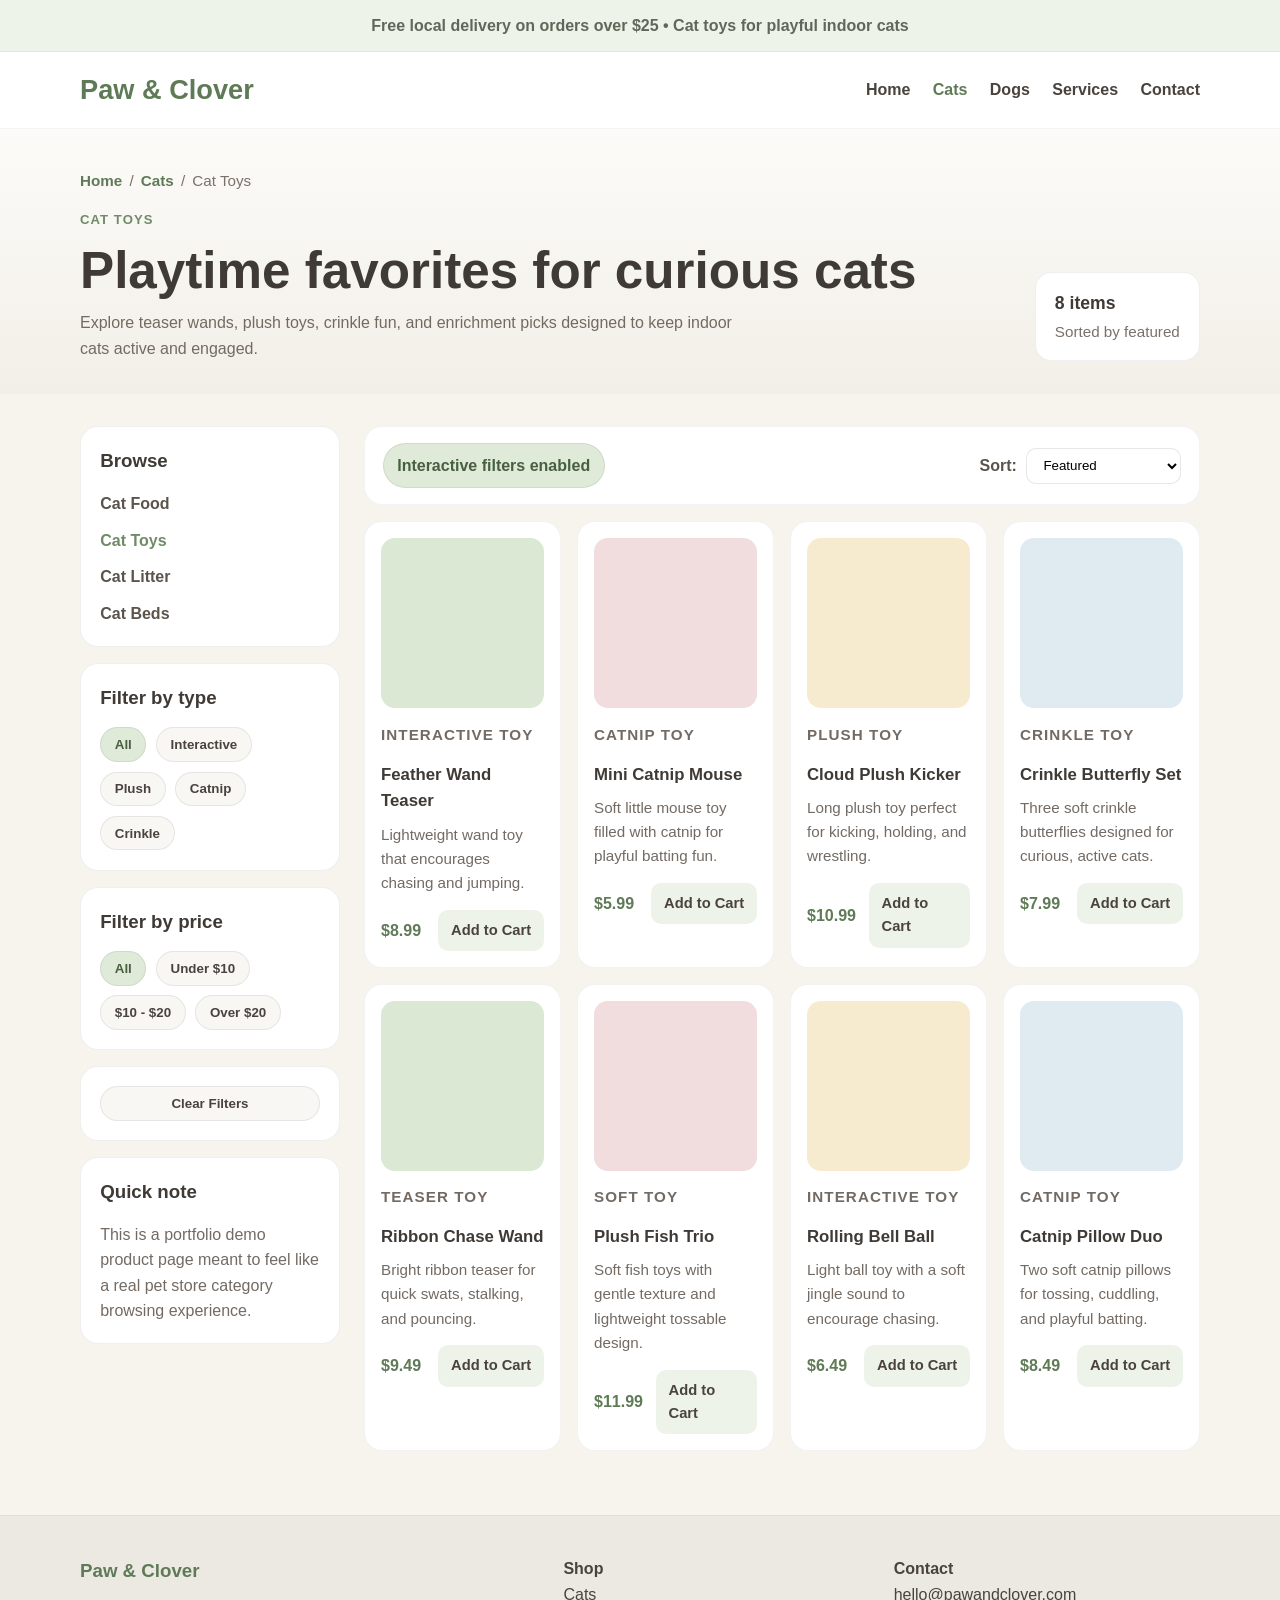
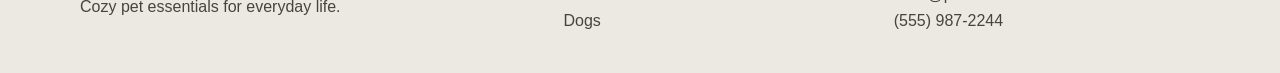
<file: petstore/cat-toys.html>
<!DOCTYPE html>
<html lang="en">
<head>
  <meta charset="UTF-8" />
  <meta name="viewport" content="width=device-width, initial-scale=1.0" />
  <title>Cat Toys | Paw & Clover</title>
  <link rel="stylesheet" href="style.css" />
</head>
<body>
  <div class="store-topbar">
    Free local delivery on orders over $25 • Cat toys for playful indoor cats
  </div>

  <header class="store-header">
    <div class="container store-nav">
      <a href="index.html" class="store-logo">Paw & Clover</a>

      <nav>
        <ul class="store-links">
          <li><a href="index.html">Home</a></li>
          <li><a href="cats.html" class="active-link">Cats</a></li>
          <li><a href="dogs.html">Dogs</a></li>
          <li><a href="#">Services</a></li>
          <li><a href="#">Contact</a></li>
        </ul>
      </nav>
    </div>
  </header>

  <section class="product-page-hero">
    <div class="container">
      <div class="breadcrumbs">
        <a href="index.html">Home</a>
        <span>/</span>
        <a href="cats.html">Cats</a>
        <span>/</span>
        <span>Cat Toys</span>
      </div>

      <div class="product-page-head">
        <div>
          <p class="department-label">Cat Toys</p>
          <h1>Playtime favorites for curious cats</h1>
          <p class="page-subtext">
            Explore teaser wands, plush toys, crinkle fun, and enrichment picks
            designed to keep indoor cats active and engaged.
          </p>
        </div>

        <div class="results-box">
          <strong id="cat-toy-count">8 items</strong>
          <p>Sorted by featured</p>
        </div>
      </div>
    </div>
  </section>

  <section class="catalog-section">
    <div class="container catalog-grid">
      <aside class="catalog-sidebar">
        <div class="catalog-panel">
          <h3>Browse</h3>
          <ul class="catalog-links">
            <li><a href="cat-food.html">Cat Food</a></li>
            <li><a href="cat-toys.html" class="active-side-link">Cat Toys</a></li>
            <li><a href="cat-litter.html">Cat Litter</a></li>
            <li><a href="cat-bed.html">Cat Beds</a></li>
          </ul>
        </div>

        <div class="catalog-panel">
          <h3>Filter by type</h3>
          <div class="filter-pills filter-group" data-filter-group="type">
            <button type="button" class="toolbar-chip filter-btn active-chip" data-filter="all">All</button>
            <button type="button" class="toolbar-chip filter-btn" data-filter="interactive">Interactive</button>
            <button type="button" class="toolbar-chip filter-btn" data-filter="plush">Plush</button>
            <button type="button" class="toolbar-chip filter-btn" data-filter="catnip">Catnip</button>
            <button type="button" class="toolbar-chip filter-btn" data-filter="crinkle">Crinkle</button>
          </div>
        </div>

        <div class="catalog-panel">
          <h3>Filter by price</h3>
          <div class="filter-pills filter-group" data-filter-group="price">
            <button type="button" class="toolbar-chip filter-btn active-chip" data-filter="all">All</button>
            <button type="button" class="toolbar-chip filter-btn" data-filter="under-10">Under $10</button>
            <button type="button" class="toolbar-chip filter-btn" data-filter="10-20">$10 - $20</button>
            <button type="button" class="toolbar-chip filter-btn" data-filter="over-20">Over $20</button>
          </div>
        </div>
      

        <div class="catalog-panel">
         <button type="button" class="toolbar-chip clear-filters-btn" id="clear-cat-toy-filters">
         Clear Filters
           </button>
         </div>

        <div class="catalog-panel">
          <h3>Quick note</h3>
          <p>
            This is a portfolio demo product page meant to feel like a real pet
            store category browsing experience.
          </p>
        </div>
      </aside>

      <main class="catalog-main">
        <div class="catalog-toolbar">
          <div class="toolbar-left">
            <span class="toolbar-chip active-chip">Interactive filters enabled</span>
          </div>

          <div class="toolbar-right">
            <label for="sort">Sort:</label>
            <select id="sort">
              <option>Featured</option>
              <option>Price: Low to High</option>
              <option>Price: High to Low</option>
              <option>Newest</option>
            </select>
          </div>
        </div>

        <div class="catalog-products" id="cat-toy-products">
          <article class="catalog-card" data-type="interactive" data-price="8.99" data-date="2026-03-20">
            <div class="catalog-thumb thumb-sage"></div>
            <p class="product-type">Interactive Toy</p>
            <h3>Feather Wand Teaser</h3>
            <p>Lightweight wand toy that encourages chasing and jumping.</p>
            <div class="catalog-meta">
              <span>$8.99</span>
              <a href="#">Add to Cart</a>
            </div>
          </article>

          <article class="catalog-card" data-type="catnip" data-price="5.99" data-date="2026-03-18">
            <div class="catalog-thumb thumb-blush"></div>
            <p class="product-type">Catnip Toy</p>
            <h3>Mini Catnip Mouse</h3>
            <p>Soft little mouse toy filled with catnip for playful batting fun.</p>
            <div class="catalog-meta">
              <span>$5.99</span>
              <a href="#">Add to Cart</a>
            </div>
          </article>

          <article class="catalog-card" data-type="plush" data-price="10.99" data-date="2026-03-15">
            <div class="catalog-thumb thumb-cream"></div>
            <p class="product-type">Plush Toy</p>
            <h3>Cloud Plush Kicker</h3>
            <p>Long plush toy perfect for kicking, holding, and wrestling.</p>
            <div class="catalog-meta">
              <span>$10.99</span>
              <a href="#">Add to Cart</a>
            </div>
          </article>

          <article class="catalog-card" data-type="crinkle" data-price="7.99" data-date="2026-03-12">
            <div class="catalog-thumb thumb-blue"></div>
            <p class="product-type">Crinkle Toy</p>
            <h3>Crinkle Butterfly Set</h3>
            <p>Three soft crinkle butterflies designed for curious, active cats.</p>
            <div class="catalog-meta">
              <span>$7.99</span>
              <a href="#">Add to Cart</a>
            </div>
          </article>

          <article class="catalog-card" data-type="interactive" data-price="9.49" data-date="2026-03-21">
            <div class="catalog-thumb thumb-sage"></div>
            <p class="product-type">Teaser Toy</p>
            <h3>Ribbon Chase Wand</h3>
            <p>Bright ribbon teaser for quick swats, stalking, and pouncing.</p>
            <div class="catalog-meta">
              <span>$9.49</span>
              <a href="#">Add to Cart</a>
            </div>
          </article>

          <article class="catalog-card" data-type="plush" data-price="11.99" data-date="2026-03-08">
            <div class="catalog-thumb thumb-blush"></div>
            <p class="product-type">Soft Toy</p>
            <h3>Plush Fish Trio</h3>
            <p>Soft fish toys with gentle texture and lightweight tossable design.</p>
            <div class="catalog-meta">
              <span>$11.99</span>
              <a href="#">Add to Cart</a>
            </div>
          </article>

          <article class="catalog-card" data-type="interactive" data-price="6.49" data-date="2026-03-17">
            <div class="catalog-thumb thumb-cream"></div>
            <p class="product-type">Interactive Toy</p>
            <h3>Rolling Bell Ball</h3>
            <p>Light ball toy with a soft jingle sound to encourage chasing.</p>
            <div class="catalog-meta">
              <span>$6.49</span>
              <a href="#">Add to Cart</a>
            </div>
          </article>

          <article class="catalog-card" data-type="catnip" data-price="8.49" data-date="2026-03-14">
            <div class="catalog-thumb thumb-blue"></div>
            <p class="product-type">Catnip Toy</p>
            <h3>Catnip Pillow Duo</h3>
            <p>Two soft catnip pillows for tossing, cuddling, and playful batting.</p>
            <div class="catalog-meta">
              <span>$8.49</span>
              <a href="#">Add to Cart</a>
            </div>
          </article>
        </div>
      </main>
    </div>
  </section>

  <footer class="store-footer">
    <div class="container store-footer-grid">
      <div>
        <h3>Paw & Clover</h3>
        <p>Cozy pet essentials for everyday life.</p>
      </div>

      <div>
        <p><strong>Shop</strong></p>
        <p><a href="cats.html">Cats</a></p>
        <p><a href="dogs.html">Dogs</a></p>
      </div>

      <div>
        <p><strong>Contact</strong></p>
        <p>hello@pawandclover.com</p>
        <p>(555) 987-2244</p>
      </div>
    </div>
  </footer>

  <script src="script.js"></script>
</body>
</html>
</file>
<file: style.css>
* {
  margin: 0;
  padding: 0;
  box-sizing: border-box;
}

:root {
  --bg: #f8f6f1;
  --bg-soft: #fcfbf8;
  --sage: #b7cdb0;
  --sage-dark: #6f8b67;
  --blush: #e9c7c7;
  --cream: #f5e7c8;
  --blue: #d7e5ec;
  --text: #4a433d;
  --text-soft: #736a63;
  --white: #ffffff;
  --border: rgba(111, 139, 103, 0.16);
  --shadow: 0 16px 38px rgba(118, 125, 101, 0.12);
  --radius-lg: 26px;
  --radius-md: 18px;
}

html {
  scroll-behavior: smooth;
}

body {
  font-family: "Segoe UI", Tahoma, Geneva, Verdana, sans-serif;
  color: var(--text);
  background:
    radial-gradient(circle at top left, #eef5ea 0%, transparent 28%),
    radial-gradient(circle at top right, #f9ece6 0%, transparent 25%),
    linear-gradient(180deg, #fbfaf7 0%, #f7f4ee 100%);
  line-height: 1.6;
}

.container {
  width: min(1120px, 92%);
  margin: 0 auto;
}

.top-bar {
  text-align: center;
  padding: 0.75rem 1rem;
  background: linear-gradient(90deg, #dfead8, #f5e8cb, #ead8d8);
  color: #5f5a4c;
  font-weight: 700;
  font-size: 0.95rem;
}

.site-header {
  position: sticky;
  top: 0;
  z-index: 100;
  background: rgba(252, 251, 248, 0.9);
  backdrop-filter: blur(12px);
  border-bottom: 1px solid rgba(111, 139, 103, 0.1);
}

.nav {
  display: flex;
  justify-content: space-between;
  align-items: center;
  padding: 1.1rem 0;
  gap: 1rem;
}

.logo {
  text-decoration: none;
  color: var(--sage-dark);
  font-size: 1.75rem;
  font-weight: 800;
  letter-spacing: 0.02em;
}

.nav-links {
  list-style: none;
  display: flex;
  gap: 1.4rem;
  flex-wrap: wrap;
}

.nav-links a {
  text-decoration: none;
  color: var(--text);
  font-weight: 700;
  transition: 0.2s ease;
}

.nav-links a:hover {
  color: var(--sage-dark);
}

.hero {
  padding: 5rem 0 4rem;
}

.hero-grid {
  display: grid;
  grid-template-columns: 1.1fr 0.9fr;
  gap: 2rem;
  align-items: center;
}

.eyebrow {
  display: inline-block;
  margin-bottom: 0.85rem;
  color: var(--sage-dark);
  text-transform: uppercase;
  letter-spacing: 0.08em;
  font-size: 0.82rem;
  font-weight: 800;
}

.hero-copy h1,
.section-heading h2,
.services-copy h2,
.about-card h2,
.hours-card h2 {
  line-height: 1.1;
  margin-bottom: 1rem;
}

.hero-copy h1 {
  font-size: clamp(2.3rem, 5vw, 4rem);
  max-width: 11ch;
}

.hero-text,
.section-heading p,
.category-card p,
.product-card p,
.service-card p,
.why-card p,
.about-card p,
.review-card p,
.hours-card p {
  color: var(--text-soft);
}

.hero-text {
  max-width: 580px;
  font-size: 1.05rem;
  margin-bottom: 1.4rem;
}

.hero-actions {
  display: flex;
  flex-wrap: wrap;
  gap: 0.9rem;
  margin-bottom: 1.2rem;
}

.btn {
  display: inline-block;
  padding: 0.95rem 1.35rem;
  border-radius: 999px;
  text-decoration: none;
  font-weight: 800;
  transition: transform 0.2s ease, box-shadow 0.2s ease;
}

.btn:hover {
  transform: translateY(-2px);
  box-shadow: var(--shadow);
}

.primary-btn {
  background: var(--sage);
  color: #23301f;
}

.secondary-btn {
  background: var(--white);
  color: var(--text);
  border: 2px solid #dde8d7;
}

.ghost-btn {
  background: #f5e7c8;
  color: #66563f;
}

.hero-pills {
  display: flex;
  flex-wrap: wrap;
  gap: 0.7rem;
}

.hero-pills span {
  padding: 0.55rem 0.85rem;
  background: rgba(255, 255, 255, 0.8);
  border: 1px solid var(--border);
  border-radius: 999px;
  font-weight: 700;
}

.hero-card {
  background: rgba(255, 255, 255, 0.8);
  border: 1px solid var(--border);
  border-radius: 30px;
  min-height: 360px;
  box-shadow: var(--shadow);
  display: flex;
  align-items: center;
  justify-content: center;
  padding: 2rem;
}

.pet-illustration {
  position: relative;
  width: 280px;
  height: 280px;
}

.pet-circle {
  position: absolute;
  border-radius: 50%;
  box-shadow: inset 0 -10px 18px rgba(255, 255, 255, 0.3);
}

.dog-circle {
  width: 145px;
  height: 145px;
  background: #c7ddb9;
  left: 30px;
  top: 45px;
}

.cat-circle {
  width: 120px;
  height: 120px;
  background: #ecd4d4;
  right: 28px;
  top: 25px;
}

.pet-card {
  position: absolute;
  padding: 0.8rem 1rem;
  border-radius: 18px;
  background: white;
  border: 1px solid var(--border);
  box-shadow: var(--shadow);
  font-weight: 800;
  color: var(--text);
}

.card-one {
  left: 12px;
  bottom: 36px;
}

.card-two {
  left: 105px;
  bottom: 12px;
}

.card-three {
  right: 8px;
  bottom: 48px;
}

section {
  padding: 4rem 0;
}

.section-heading {
  text-align: center;
  max-width: 720px;
  margin: 0 auto 2.2rem;
}

.section-heading h2 {
  font-size: clamp(1.9rem, 4vw, 3rem);
}

.card-grid {
  display: grid;
  gap: 1.4rem;
}

.four-grid {
  grid-template-columns: repeat(4, 1fr);
}

.three-grid {
  grid-template-columns: repeat(3, 1fr);
}

.two-grid {
  grid-template-columns: repeat(2, 1fr);
}

.category-card,
.product-card,
.service-card,
.why-card,
.about-card,
.hours-card,
.review-card {
  background: rgba(255, 255, 255, 0.84);
  border: 1px solid var(--border);
  border-radius: var(--radius-lg);
  padding: 1.5rem;
  box-shadow: var(--shadow);
}

.icon-circle {
  width: 62px;
  height: 62px;
  border-radius: 50%;
  display: grid;
  place-items: center;
  font-size: 1.6rem;
  margin-bottom: 1rem;
}

.icon-circle.sage {
  background: #dbe8d3;
}

.icon-circle.blush {
  background: #f1dddd;
}

.icon-circle.cream {
  background: #f7ebcf;
}

.icon-circle.blue {
  background: #dfebf1;
}

.product-badge {
  display: inline-block;
  margin-bottom: 1rem;
  background: #eef5ea;
  color: var(--sage-dark);
  border-radius: 999px;
  padding: 0.45rem 0.8rem;
  font-size: 0.85rem;
  font-weight: 800;
}

.product-card span,
.service-card span {
  display: inline-block;
  margin-top: 1rem;
  color: var(--sage-dark);
  font-weight: 800;
}

.services-grid,
.about-grid {
  display: grid;
  gap: 1.5rem;
}

.services-grid {
  grid-template-columns: 1fr 1fr;
  align-items: start;
}

.service-list {
  margin: 1rem 0 1.2rem 1.1rem;
  color: var(--text-soft);
}

.full-btn {
  width: 100%;
  text-align: center;
  margin-top: 1rem;
}

.site-footer {
  padding: 2.5rem 0;
  background: rgba(235, 241, 230, 0.55);
  border-top: 1px solid rgba(111, 139, 103, 0.12);
}

.footer-grid {
  display: grid;
  grid-template-columns: 1.2fr 0.8fr 0.8fr;
  gap: 1.5rem;
}

.site-footer h3 {
  color: var(--sage-dark);
  margin-bottom: 0.6rem;
}

.site-footer a {
  text-decoration: none;
  color: var(--text);
}

.site-footer a:hover {
  color: var(--sage-dark);
}

@media (max-width: 1000px) {
  .hero-grid,
  .services-grid,
  .about-grid,
  .footer-grid,
  .four-grid,
  .three-grid,
  .two-grid {
    grid-template-columns: 1fr;
  }

  .hero-copy h1 {
    max-width: 100%;
  }
}

@media (max-width: 760px) {
  .nav {
    flex-direction: column;
  }

  .nav-links {
    justify-content: center;
  }

  .hero {
    padding-top: 3rem;
  }

  .hero-actions .btn {
    width: 100%;
    text-align: center;
  }
}

.store-topbar {
  text-align: center;
  padding: 0.8rem 1rem;
  background: #eef3ea;
  color: #5f6858;
  font-weight: 700;
  border-bottom: 1px solid rgba(90, 100, 88, 0.08);
}

.store-header {
  background: #ffffff;
  border-bottom: 1px solid rgba(90, 100, 88, 0.08);
  position: sticky;
  top: 0;
  z-index: 100;
}

.store-nav {
  display: flex;
  align-items: center;
  justify-content: space-between;
  padding: 1rem 0;
  gap: 1rem;
}

.store-logo {
  text-decoration: none;
  font-size: 1.7rem;
  font-weight: 800;
  color: #5f7a56;
}

.store-links {
  list-style: none;
  display: flex;
  gap: 1.4rem;
  flex-wrap: wrap;
}

.store-links a {
  text-decoration: none;
  color: #4a433d;
  font-weight: 700;
}

.store-links a:hover,
.store-links .active-link {
  color: #5f7a56;
}

.department-hero {
  background: linear-gradient(180deg, #fcfbf8 0%, #f4f1ea 100%);
  padding: 3.5rem 0;
  border-bottom: 1px solid rgba(90, 100, 88, 0.08);
}

.department-hero-grid {
  display: grid;
  grid-template-columns: 1.1fr 0.9fr;
  gap: 1.5rem;
  align-items: center;
}

.department-label {
  text-transform: uppercase;
  letter-spacing: 0.08em;
  font-size: 0.82rem;
  font-weight: 800;
  color: #6f8b67;
  margin-bottom: 0.8rem;
}

.department-copy h1 {
  font-size: clamp(2.2rem, 5vw, 3.8rem);
  line-height: 1.08;
  margin-bottom: 1rem;
  color: #3f3a35;
}

.department-copy p {
  color: #736a63;
  max-width: 580px;
}

.department-search-card {
  background: #ffffff;
  border: 1px solid rgba(90, 100, 88, 0.1);
  border-radius: 20px;
  padding: 1.5rem;
  box-shadow: 0 12px 28px rgba(111, 139, 103, 0.08);
}

.department-search-card h2 {
  margin-bottom: 1rem;
  font-size: 1.3rem;
  color: #3f3a35;
}

.search-bar {
  display: flex;
  gap: 0.8rem;
  flex-wrap: wrap;
}

.search-bar input {
  flex: 1 1 240px;
  padding: 0.95rem 1rem;
  border: 1px solid rgba(90, 100, 88, 0.15);
  border-radius: 12px;
  font-size: 1rem;
  outline: none;
}

.search-bar button {
  border: none;
  background: #6f8b67;
  color: white;
  font-weight: 700;
  padding: 0.95rem 1.2rem;
  border-radius: 12px;
  cursor: pointer;
}

.search-note {
  margin-top: 0.9rem;
  color: #857b73;
  font-size: 0.92rem;
}

.department-layout {
  padding: 2.5rem 0 4rem;
  background: #f7f4ee;
}

.department-grid {
  display: grid;
  grid-template-columns: 260px 1fr;
  gap: 1.5rem;
  align-items: start;
}


.clear-filters-btn {
  width: 100%;
  justify-content: center;
  cursor: pointer;
}

.sidebar-filter {
  background: #ffffff;
  border: 1px solid rgba(90, 100, 88, 0.1);
  border-radius: 18px;
  padding: 1.25rem;
  position: sticky;
  top: 100px;
}

.sidebar-filter h3 {
  margin-bottom: 1rem;
  color: #3f3a35;
}

.sidebar-filter ul {
  list-style: none;
  margin-bottom: 1.5rem;
}

.sidebar-filter li + li {
  margin-top: 0.75rem;
}

.sidebar-filter a {
  text-decoration: none;
  color: #5b544d;
  font-weight: 600;
}

.sidebar-filter a:hover {
  color: #6f8b67;
}

.filter-box {
  border-top: 1px solid rgba(90, 100, 88, 0.08);
  padding-top: 1rem;
}

.filter-box h4 {
  margin-bottom: 0.9rem;
  color: #3f3a35;
}

.tag-list {
  display: flex;
  flex-wrap: wrap;
  gap: 0.6rem;
}

.tag-list span {
  background: #eef3ea;
  color: #5f6858;
  padding: 0.45rem 0.75rem;
  border-radius: 999px;
  font-size: 0.88rem;
  font-weight: 700;
}

.department-main {
  display: flex;
  flex-direction: column;
  gap: 1.5rem;
}

.shop-banner {
  background: linear-gradient(135deg, #dfead8 0%, #f5e7c8 100%);
  border-radius: 22px;
  padding: 1.5rem;
  display: flex;
  justify-content: space-between;
  gap: 1rem;
  align-items: center;
}

.small-label {
  text-transform: uppercase;
  letter-spacing: 0.08em;
  font-size: 0.75rem;
  font-weight: 800;
  color: #5f6858;
  margin-bottom: 0.5rem;
}

.shop-banner h2 {
  margin-bottom: 0.6rem;
  color: #3f3a35;
}

.shop-banner p {
  color: #665f58;
  max-width: 620px;
}

.shop-banner-btn {
  white-space: nowrap;
  text-decoration: none;
  background: #ffffff;
  color: #4a433d;
  font-weight: 800;
  padding: 0.9rem 1.1rem;
  border-radius: 12px;
}

.department-categories {
  display: grid;
  grid-template-columns: repeat(2, 1fr);
  gap: 1rem;
}

.dept-card {
  background: #ffffff;
  border: 1px solid rgba(90, 100, 88, 0.08);
  border-radius: 18px;
  padding: 1.25rem;
  display: flex;
  gap: 1rem;
  align-items: flex-start;
}

.dept-icon {
  width: 54px;
  height: 54px;
  border-radius: 14px;
  background: #eef3ea;
  display: grid;
  place-items: center;
  font-size: 1.5rem;
  flex-shrink: 0;
}

.dept-content h3 {
  margin-bottom: 0.5rem;
  color: #3f3a35;
}

.dept-content p {
  color: #736a63;
  margin-bottom: 0.8rem;
}

.dept-content a {
  text-decoration: none;
  color: #6f8b67;
  font-weight: 700;
}

.featured-row {
  background: #ffffff;
  border: 1px solid rgba(90, 100, 88, 0.08);
  border-radius: 18px;
  padding: 1.25rem;
}

.section-row-head {
  display: flex;
  justify-content: space-between;
  align-items: center;
  gap: 1rem;
  margin-bottom: 1rem;
}

.section-row-head h2 {
  color: #3f3a35;
  font-size: 1.4rem;
}

.section-row-head a {
  text-decoration: none;
  color: #6f8b67;
  font-weight: 700;
}

.product-grid-store {
  display: grid;
  grid-template-columns: repeat(4, 1fr);
  gap: 1rem;
}


.no-results-message {
  grid-column: 1 / -1;
  text-align: center;
  padding: 2rem 1rem;
  border: 1px dashed #d8cfc3;
  border-radius: 1rem;
  background: #fffaf5;
  color: #5b4b3f;
}

.no-results-message h3 {
  margin-bottom: 0.5rem;
  font-size: 1.1rem;
}

.no-results-message p {
  margin: 0;
  color: #7a6a5d;
}

/* 👇 ADD THIS RIGHT UNDER */
.no-results-clear {
  margin-top: 1rem;
  padding: 0.5rem 1rem;
  border: none;
  border-radius: 999px;
  background: #e7dccf;
  cursor: pointer;
  font-weight: 600;
}

.no-results-clear:hover {
  background: #d8cfc3;
}


.product-store-card {
  border: 1px solid rgba(90, 100, 88, 0.08);
  border-radius: 16px;
  padding: 1rem;
  background: #fcfbf8;
}

.product-thumb {
  height: 120px;
  border-radius: 14px;
  margin-bottom: 0.9rem;
}

.thumb-sage {
  background: #dbe8d3;
}

.thumb-blush {
  background: #f1dddd;
}

.thumb-cream {
  background: #f7ebcf;
}

.thumb-blue {
  background: #dfebf1;
}

.product-store-card h3 {
  margin-bottom: 0.4rem;
  color: #3f3a35;
  font-size: 1rem;
}

.product-store-card p {
  color: #736a63;
  font-size: 0.95rem;
  margin-bottom: 0.8rem;
}

.product-store-card span {
  font-weight: 800;
  color: #5f7a56;
}

.store-footer {
  padding: 2.5rem 0;
  background: #ebe9e2;
  border-top: 1px solid rgba(90, 100, 88, 0.08);
}

.store-footer-grid {
  display: grid;
  grid-template-columns: 1.2fr 0.8fr 0.8fr;
  gap: 1.5rem;
}

.store-footer h3 {
  margin-bottom: 0.5rem;
  color: #5f7a56;
}

.store-footer a {
  text-decoration: none;
  color: #4a433d;
}

.store-footer a:hover {
  color: #5f7a56;
}

@media (max-width: 1000px) {
  .department-hero-grid,
  .department-grid,
  .department-categories,
  .product-grid-store,
  .store-footer-grid {
    grid-template-columns: 1fr;
  }

  .sidebar-filter {
    position: static;
  }

  .shop-banner {
    flex-direction: column;
    align-items: flex-start;
  }
}

@media (max-width: 760px) {
  .store-nav {
    flex-direction: column;
    align-items: flex-start;
  }

  .store-links {
    justify-content: flex-start;
  }

  .search-bar {
    flex-direction: column;
  }

  .search-bar button {
    width: 100%;
  }
}

.product-page-hero {
  background: linear-gradient(180deg, #fcfbf8 0%, #f2efe8 100%);
  padding: 2.5rem 0 2rem;
  border-bottom: 1px solid rgba(90, 100, 88, 0.08);
}

.breadcrumbs {
  display: flex;
  flex-wrap: wrap;
  gap: 0.45rem;
  margin-bottom: 1rem;
  font-size: 0.95rem;
  color: #7a716a;
}

.breadcrumbs a {
  text-decoration: none;
  color: #5f7a56;
  font-weight: 600;
}

.product-page-head {
  display: flex;
  justify-content: space-between;
  gap: 1.5rem;
  align-items: end;
}

.product-page-head h1 {
  font-size: clamp(2rem, 5vw, 3.2rem);
  line-height: 1.08;
  margin-bottom: 0.75rem;
  color: #3f3a35;
}

.page-subtext {
  color: #736a63;
  max-width: 680px;
}

.results-box {
  background: #ffffff;
  border: 1px solid rgba(90, 100, 88, 0.1);
  border-radius: 16px;
  padding: 1rem 1.2rem;
  min-width: 160px;
}

.results-box strong {
  display: block;
  color: #3f3a35;
  font-size: 1.1rem;
  margin-bottom: 0.2rem;
}

.results-box p {
  color: #7a716a;
  font-size: 0.95rem;
}

.catalog-section {
  background: #f7f4ee;
  padding: 2rem 0 4rem;
}

.catalog-grid {
  display: grid;
  grid-template-columns: 260px 1fr;
  gap: 1.5rem;
  align-items: start;
}

.catalog-sidebar {
  display: flex;
  flex-direction: column;
  gap: 1rem;
  position: sticky;
  top: 100px;
}

.catalog-panel {
  background: #ffffff;
  border: 1px solid rgba(90, 100, 88, 0.1);
  border-radius: 18px;
  padding: 1.2rem;
}

.catalog-panel h3 {
  margin-bottom: 0.9rem;
  color: #3f3a35;
}

.catalog-panel p {
  color: #736a63;
}

.catalog-links {
  list-style: none;
}

.catalog-links li + li {
  margin-top: 0.7rem;
}

.catalog-links a {
  text-decoration: none;
  color: #5b544d;
  font-weight: 600;
}

.catalog-links a:hover,
.catalog-links .active-side-link {
  color: #6f8b67;
}

.filter-pills {
  display: flex;
  flex-wrap: wrap;
  gap: 0.6rem;
}

.filter-pills span {
  background: #eef3ea;
  color: #5f6858;
  padding: 0.45rem 0.75rem;
  border-radius: 999px;
  font-size: 0.88rem;
  font-weight: 700;
}

.catalog-main {
  display: flex;
  flex-direction: column;
  gap: 1rem;
}

.catalog-toolbar {
  display: flex;
  justify-content: space-between;
  align-items: center;
  gap: 1rem;
  background: #ffffff;
  border: 1px solid rgba(90, 100, 88, 0.08);
  border-radius: 18px;
  padding: 1rem 1.1rem;
}

.toolbar-left {
  display: flex;
  flex-wrap: wrap;
  gap: 0.6rem;
}

.toolbar-chip {
  border: 1px solid rgba(90, 100, 88, 0.12);
  background: #f8f7f3;
  color: #4a433d;
  padding: 0.55rem 0.85rem;
  border-radius: 999px;
  font-weight: 700;
  cursor: pointer;
}

.active-chip {
  background: #dfead8;
  color: #476040;
}

.toolbar-right {
  display: flex;
  align-items: center;
  gap: 0.6rem;
  color: #5b544d;
  font-weight: 600;
}

.toolbar-right select {
  padding: 0.55rem 0.75rem;
  border-radius: 10px;
  border: 1px solid rgba(90, 100, 88, 0.15);
  background: white;
}

.catalog-products {
  display: grid;
  grid-template-columns: repeat(4, 1fr);
  gap: 1rem;
}

.catalog-card {
  background: #ffffff;
  border: 1px solid rgba(90, 100, 88, 0.08);
  border-radius: 18px;
  padding: 1rem;
  transition: transform 0.18s ease, box-shadow 0.18s ease;
}

.catalog-card:hover {
  transform: translateY(-3px);
  box-shadow: 0 14px 24px rgba(111, 139, 103, 0.08);
}

.catalog-thumb {
  height: 170px;
  border-radius: 14px;
  margin-bottom: 0.9rem;
}

.product-type {
  font-size: 0.82rem;
  font-weight: 800;
  text-transform: uppercase;
  letter-spacing: 0.07em;
  color: #6f8b67;
  margin-bottom: 0.45rem;
}

.catalog-card h3 {
  font-size: 1.05rem;
  color: #3f3a35;
  margin-bottom: 0.45rem;
}

.catalog-card p {
  color: #736a63;
  font-size: 0.95rem;
  margin-bottom: 0.9rem;
}

.catalog-meta {
  display: flex;
  justify-content: space-between;
  align-items: center;
  gap: 0.8rem;
}

.catalog-meta span {
  font-weight: 800;
  color: #5f7a56;
}

.catalog-meta a {
  text-decoration: none;
  color: #4a433d;
  background: #eef3ea;
  padding: 0.55rem 0.8rem;
  border-radius: 10px;
  font-weight: 700;
  font-size: 0.92rem;
}

.catalog-meta a:hover {
  background: #dfead8;
}

@media (max-width: 1100px) {
  .catalog-products {
    grid-template-columns: repeat(2, 1fr);
  }
}

@media (max-width: 1000px) {
  .product-page-head,
  .catalog-grid {
    grid-template-columns: 1fr;
    display: grid;
  }

  .catalog-sidebar {
    position: static;
  }
}

@media (max-width: 760px) {
  .catalog-toolbar {
    flex-direction: column;
    align-items: flex-start;
  }

  .catalog-products {
    grid-template-columns: 1fr;
  }

  .results-box {
    min-width: unset;
  }
}
.search-results-box {
  margin-top: 1rem;
  background: #fcfbf8;
  border: 1px solid rgba(90, 100, 88, 0.1);
  border-radius: 16px;
  padding: 1rem;
}

.search-results-box h3 {
  margin-bottom: 0.8rem;
  color: #3f3a35;
}

.search-results-list {
  display: flex;
  flex-direction: column;
  gap: 0.75rem;
}

.search-result-item {
  display: flex;
  justify-content: space-between;
  gap: 1rem;
  align-items: center;
  text-decoration: none;
  background: #ffffff;
  border: 1px solid rgba(90, 100, 88, 0.08);
  border-radius: 12px;
  padding: 0.9rem 1rem;
  color: #4a433d;
}

.search-result-item:hover {
  background: #f7f4ee;
}

.search-result-item p {
  margin-top: 0.25rem;
  color: #736a63;
  font-size: 0.92rem;
}

.search-result-item span {
  font-weight: 800;
  color: #5f7a56;
  white-space: nowrap;
}

.search-empty {
  color: #736a63;
}

.homepage-search-section {
  padding: 2rem 0 1rem;
  background: #f7f4ee;
}

.homepage-search-card {
  background: #ffffff;
  border: 1px solid rgba(90, 100, 88, 0.1);
  border-radius: 22px;
  padding: 1.5rem;
  box-shadow: 0 12px 24px rgba(111, 139, 103, 0.06);
}
</file>
<file: petstore/style.css>
* {
  margin: 0;
  padding: 0;
  box-sizing: border-box;
}

:root {
  --bg: #f8f6f1;
  --bg-soft: #fcfbf8;
  --sage: #b7cdb0;
  --sage-dark: #6f8b67;
  --blush: #e9c7c7;
  --cream: #f5e7c8;
  --blue: #d7e5ec;
  --text: #4a433d;
  --text-soft: #736a63;
  --white: #ffffff;
  --border: rgba(111, 139, 103, 0.16);
  --shadow: 0 16px 38px rgba(118, 125, 101, 0.12);
  --radius-lg: 26px;
  --radius-md: 18px;
}

html {
  scroll-behavior: smooth;
}

body {
  font-family: "Segoe UI", Tahoma, Geneva, Verdana, sans-serif;
  color: var(--text);
  background:
    radial-gradient(circle at top left, #eef5ea 0%, transparent 28%),
    radial-gradient(circle at top right, #f9ece6 0%, transparent 25%),
    linear-gradient(180deg, #fbfaf7 0%, #f7f4ee 100%);
  line-height: 1.6;
}

.container {
  width: min(1120px, 92%);
  margin: 0 auto;
}

.top-bar {
  text-align: center;
  padding: 0.75rem 1rem;
  background: linear-gradient(90deg, #dfead8, #f5e8cb, #ead8d8);
  color: #5f5a4c;
  font-weight: 700;
  font-size: 0.95rem;
}

.site-header {
  position: sticky;
  top: 0;
  z-index: 100;
  background: rgba(252, 251, 248, 0.9);
  backdrop-filter: blur(12px);
  border-bottom: 1px solid rgba(111, 139, 103, 0.1);
}

.nav {
  display: flex;
  justify-content: space-between;
  align-items: center;
  padding: 1.1rem 0;
  gap: 1rem;
}

.logo {
  text-decoration: none;
  color: var(--sage-dark);
  font-size: 1.75rem;
  font-weight: 800;
  letter-spacing: 0.02em;
}

.nav-links {
  list-style: none;
  display: flex;
  gap: 1.4rem;
  flex-wrap: wrap;
}

.nav-links a {
  text-decoration: none;
  color: var(--text);
  font-weight: 700;
  transition: 0.2s ease;
}

.nav-links a:hover {
  color: var(--sage-dark);
}

.hero {
  padding: 5rem 0 4rem;
}

.hero-grid {
  display: grid;
  grid-template-columns: 1.1fr 0.9fr;
  gap: 2rem;
  align-items: center;
}

.eyebrow {
  display: inline-block;
  margin-bottom: 0.85rem;
  color: var(--sage-dark);
  text-transform: uppercase;
  letter-spacing: 0.08em;
  font-size: 0.82rem;
  font-weight: 800;
}

.hero-copy h1,
.section-heading h2,
.services-copy h2,
.about-card h2,
.hours-card h2 {
  line-height: 1.1;
  margin-bottom: 1rem;
}

.hero-copy h1 {
  font-size: clamp(2.3rem, 5vw, 4rem);
  max-width: 11ch;
}

.hero-text,
.section-heading p,
.category-card p,
.product-card p,
.service-card p,
.why-card p,
.about-card p,
.review-card p,
.hours-card p {
  color: var(--text-soft);
}

.hero-text {
  max-width: 580px;
  font-size: 1.05rem;
  margin-bottom: 1.4rem;
}

.hero-actions {
  display: flex;
  flex-wrap: wrap;
  gap: 0.9rem;
  margin-bottom: 1.2rem;
}

.btn {
  display: inline-block;
  padding: 0.95rem 1.35rem;
  border-radius: 999px;
  text-decoration: none;
  font-weight: 800;
  transition: transform 0.2s ease, box-shadow 0.2s ease;
}

.btn:hover {
  transform: translateY(-2px);
  box-shadow: var(--shadow);
}

.primary-btn {
  background: var(--sage);
  color: #23301f;
}

.secondary-btn {
  background: var(--white);
  color: var(--text);
  border: 2px solid #dde8d7;
}

.ghost-btn {
  background: #f5e7c8;
  color: #66563f;
}

.hero-pills {
  display: flex;
  flex-wrap: wrap;
  gap: 0.7rem;
}

.hero-pills span {
  padding: 0.55rem 0.85rem;
  background: rgba(255, 255, 255, 0.8);
  border: 1px solid var(--border);
  border-radius: 999px;
  font-weight: 700;
}

.hero-card {
  background: rgba(255, 255, 255, 0.8);
  border: 1px solid var(--border);
  border-radius: 30px;
  min-height: 360px;
  box-shadow: var(--shadow);
  display: flex;
  align-items: center;
  justify-content: center;
  padding: 2rem;
}

.pet-illustration {
  position: relative;
  width: 280px;
  height: 280px;
}

.pet-circle {
  position: absolute;
  border-radius: 50%;
  box-shadow: inset 0 -10px 18px rgba(255, 255, 255, 0.3);
}

.dog-circle {
  width: 145px;
  height: 145px;
  background: #c7ddb9;
  left: 30px;
  top: 45px;
}

.cat-circle {
  width: 120px;
  height: 120px;
  background: #ecd4d4;
  right: 28px;
  top: 25px;
}

.pet-card {
  position: absolute;
  padding: 0.8rem 1rem;
  border-radius: 18px;
  background: white;
  border: 1px solid var(--border);
  box-shadow: var(--shadow);
  font-weight: 800;
  color: var(--text);
}

.card-one {
  left: 12px;
  bottom: 36px;
}

.card-two {
  left: 105px;
  bottom: 12px;
}

.card-three {
  right: 8px;
  bottom: 48px;
}

section {
  padding: 4rem 0;
}

.section-heading {
  text-align: center;
  max-width: 720px;
  margin: 0 auto 2.2rem;
}

.section-heading h2 {
  font-size: clamp(1.9rem, 4vw, 3rem);
}

.card-grid {
  display: grid;
  gap: 1.4rem;
}

.four-grid {
  grid-template-columns: repeat(4, 1fr);
}

.three-grid {
  grid-template-columns: repeat(3, 1fr);
}

.two-grid {
  grid-template-columns: repeat(2, 1fr);
}

.category-card,
.product-card,
.service-card,
.why-card,
.about-card,
.hours-card,
.review-card {
  background: rgba(255, 255, 255, 0.84);
  border: 1px solid var(--border);
  border-radius: var(--radius-lg);
  padding: 1.5rem;
  box-shadow: var(--shadow);
}

.icon-circle {
  width: 62px;
  height: 62px;
  border-radius: 50%;
  display: grid;
  place-items: center;
  font-size: 1.6rem;
  margin-bottom: 1rem;
}

.icon-circle.sage {
  background: #dbe8d3;
}

.icon-circle.blush {
  background: #f1dddd;
}

.icon-circle.cream {
  background: #f7ebcf;
}

.icon-circle.blue {
  background: #dfebf1;
}

.product-badge {
  display: inline-block;
  margin-bottom: 1rem;
  background: #eef5ea;
  color: var(--sage-dark);
  border-radius: 999px;
  padding: 0.45rem 0.8rem;
  font-size: 0.85rem;
  font-weight: 800;
}

.product-card span,
.service-card span {
  display: inline-block;
  margin-top: 1rem;
  color: var(--sage-dark);
  font-weight: 800;
}

.services-grid,
.about-grid {
  display: grid;
  gap: 1.5rem;
}

.services-grid {
  grid-template-columns: 1fr 1fr;
  align-items: start;
}

.service-list {
  margin: 1rem 0 1.2rem 1.1rem;
  color: var(--text-soft);
}

.full-btn {
  width: 100%;
  text-align: center;
  margin-top: 1rem;
}

.site-footer {
  padding: 2.5rem 0;
  background: rgba(235, 241, 230, 0.55);
  border-top: 1px solid rgba(111, 139, 103, 0.12);
}

.footer-grid {
  display: grid;
  grid-template-columns: 1.2fr 0.8fr 0.8fr;
  gap: 1.5rem;
}

.site-footer h3 {
  color: var(--sage-dark);
  margin-bottom: 0.6rem;
}

.site-footer a {
  text-decoration: none;
  color: var(--text);
}

.site-footer a:hover {
  color: var(--sage-dark);
}

@media (max-width: 1000px) {
  .hero-grid,
  .services-grid,
  .about-grid,
  .footer-grid,
  .four-grid,
  .three-grid,
  .two-grid {
    grid-template-columns: 1fr;
  }

  .hero-copy h1 {
    max-width: 100%;
  }
}

@media (max-width: 760px) {
  .nav {
    flex-direction: column;
  }

  .nav-links {
    justify-content: center;
  }

  .hero {
    padding-top: 3rem;
  }

  .hero-actions .btn {
    width: 100%;
    text-align: center;
  }
}

.store-topbar {
  text-align: center;
  padding: 0.8rem 1rem;
  background: #eef3ea;
  color: #5f6858;
  font-weight: 700;
  border-bottom: 1px solid rgba(90, 100, 88, 0.08);
}

.store-header {
  background: #ffffff;
  border-bottom: 1px solid rgba(90, 100, 88, 0.08);
  position: sticky;
  top: 0;
  z-index: 100;
}

.store-nav {
  display: flex;
  align-items: center;
  justify-content: space-between;
  padding: 1rem 0;
  gap: 1rem;
}

.store-logo {
  text-decoration: none;
  font-size: 1.7rem;
  font-weight: 800;
  color: #5f7a56;
}

.store-links {
  list-style: none;
  display: flex;
  gap: 1.4rem;
  flex-wrap: wrap;
}

.store-links a {
  text-decoration: none;
  color: #4a433d;
  font-weight: 700;
}

.store-links a:hover,
.store-links .active-link {
  color: #5f7a56;
}

.department-hero {
  background: linear-gradient(180deg, #fcfbf8 0%, #f4f1ea 100%);
  padding: 3.5rem 0;
  border-bottom: 1px solid rgba(90, 100, 88, 0.08);
}

.department-hero-grid {
  display: grid;
  grid-template-columns: 1.1fr 0.9fr;
  gap: 1.5rem;
  align-items: center;
}

.department-label {
  text-transform: uppercase;
  letter-spacing: 0.08em;
  font-size: 0.82rem;
  font-weight: 800;
  color: #6f8b67;
  margin-bottom: 0.8rem;
}

.department-copy h1 {
  font-size: clamp(2.2rem, 5vw, 3.8rem);
  line-height: 1.08;
  margin-bottom: 1rem;
  color: #3f3a35;
}

.department-copy p {
  color: #736a63;
  max-width: 580px;
}

.department-search-card {
  background: #ffffff;
  border: 1px solid rgba(90, 100, 88, 0.1);
  border-radius: 20px;
  padding: 1.5rem;
  box-shadow: 0 12px 28px rgba(111, 139, 103, 0.08);
}

.department-search-card h2 {
  margin-bottom: 1rem;
  font-size: 1.3rem;
  color: #3f3a35;
}

.search-bar {
  display: flex;
  gap: 0.8rem;
  flex-wrap: wrap;
}

.search-bar input {
  flex: 1 1 240px;
  padding: 0.95rem 1rem;
  border: 1px solid rgba(90, 100, 88, 0.15);
  border-radius: 12px;
  font-size: 1rem;
  outline: none;
}

.search-bar button {
  border: none;
  background: #6f8b67;
  color: white;
  font-weight: 700;
  padding: 0.95rem 1.2rem;
  border-radius: 12px;
  cursor: pointer;
}

.search-note {
  margin-top: 0.9rem;
  color: #857b73;
  font-size: 0.92rem;
}

.department-layout {
  padding: 2.5rem 0 4rem;
  background: #f7f4ee;
}

.department-grid {
  display: grid;
  grid-template-columns: 260px 1fr;
  gap: 1.5rem;
  align-items: start;
}


.clear-filters-btn {
  width: 100%;
  justify-content: center;
  cursor: pointer;
}

.sidebar-filter {
  background: #ffffff;
  border: 1px solid rgba(90, 100, 88, 0.1);
  border-radius: 18px;
  padding: 1.25rem;
  position: sticky;
  top: 100px;
}

.sidebar-filter h3 {
  margin-bottom: 1rem;
  color: #3f3a35;
}

.sidebar-filter ul {
  list-style: none;
  margin-bottom: 1.5rem;
}

.sidebar-filter li + li {
  margin-top: 0.75rem;
}

.sidebar-filter a {
  text-decoration: none;
  color: #5b544d;
  font-weight: 600;
}

.sidebar-filter a:hover {
  color: #6f8b67;
}

.filter-box {
  border-top: 1px solid rgba(90, 100, 88, 0.08);
  padding-top: 1rem;
}

.filter-box h4 {
  margin-bottom: 0.9rem;
  color: #3f3a35;
}

.tag-list {
  display: flex;
  flex-wrap: wrap;
  gap: 0.6rem;
}

.tag-list span {
  background: #eef3ea;
  color: #5f6858;
  padding: 0.45rem 0.75rem;
  border-radius: 999px;
  font-size: 0.88rem;
  font-weight: 700;
}

.department-main {
  display: flex;
  flex-direction: column;
  gap: 1.5rem;
}

.shop-banner {
  background: linear-gradient(135deg, #dfead8 0%, #f5e7c8 100%);
  border-radius: 22px;
  padding: 1.5rem;
  display: flex;
  justify-content: space-between;
  gap: 1rem;
  align-items: center;
}

.small-label {
  text-transform: uppercase;
  letter-spacing: 0.08em;
  font-size: 0.75rem;
  font-weight: 800;
  color: #5f6858;
  margin-bottom: 0.5rem;
}

.shop-banner h2 {
  margin-bottom: 0.6rem;
  color: #3f3a35;
}

.shop-banner p {
  color: #665f58;
  max-width: 620px;
}

.shop-banner-btn {
  white-space: nowrap;
  text-decoration: none;
  background: #ffffff;
  color: #4a433d;
  font-weight: 800;
  padding: 0.9rem 1.1rem;
  border-radius: 12px;
}

.department-categories {
  display: grid;
  grid-template-columns: repeat(2, 1fr);
  gap: 1rem;
}

.dept-card {
  background: #ffffff;
  border: 1px solid rgba(90, 100, 88, 0.08);
  border-radius: 18px;
  padding: 1.25rem;
  display: flex;
  gap: 1rem;
  align-items: flex-start;
}

.dept-icon {
  width: 54px;
  height: 54px;
  border-radius: 14px;
  background: #eef3ea;
  display: grid;
  place-items: center;
  font-size: 1.5rem;
  flex-shrink: 0;
}

.dept-content h3 {
  margin-bottom: 0.5rem;
  color: #3f3a35;
}

.dept-content p {
  color: #736a63;
  margin-bottom: 0.8rem;
}

.dept-content a {
  text-decoration: none;
  color: #6f8b67;
  font-weight: 700;
}

.featured-row {
  background: #ffffff;
  border: 1px solid rgba(90, 100, 88, 0.08);
  border-radius: 18px;
  padding: 1.25rem;
}

.section-row-head {
  display: flex;
  justify-content: space-between;
  align-items: center;
  gap: 1rem;
  margin-bottom: 1rem;
}

.section-row-head h2 {
  color: #3f3a35;
  font-size: 1.4rem;
}

.section-row-head a {
  text-decoration: none;
  color: #6f8b67;
  font-weight: 700;
}

.product-grid-store {
  display: grid;
  grid-template-columns: repeat(4, 1fr);
  gap: 1rem;
}


.no-results-message {
  grid-column: 1 / -1;
  text-align: center;
  padding: 2rem 1rem;
  border: 1px dashed #d8cfc3;
  border-radius: 1rem;
  background: #fffaf5;
  color: #5b4b3f;
}

.no-results-message h3 {
  margin-bottom: 0.5rem;
  font-size: 1.1rem;
}

.no-results-message p {
  margin: 0;
  color: #7a6a5d;
}

/* 👇 ADD THIS RIGHT UNDER */
.no-results-clear {
  margin-top: 1rem;
  padding: 0.5rem 1rem;
  border: none;
  border-radius: 999px;
  background: #e7dccf;
  cursor: pointer;
  font-weight: 600;
}

.no-results-clear:hover {
  background: #d8cfc3;
}


.product-store-card {
  border: 1px solid rgba(90, 100, 88, 0.08);
  border-radius: 16px;
  padding: 1rem;
  background: #fcfbf8;
}

.product-thumb {
  height: 120px;
  border-radius: 14px;
  margin-bottom: 0.9rem;
}

.thumb-sage {
  background: #dbe8d3;
}

.thumb-blush {
  background: #f1dddd;
}

.thumb-cream {
  background: #f7ebcf;
}

.thumb-blue {
  background: #dfebf1;
}

.product-store-card h3 {
  margin-bottom: 0.4rem;
  color: #3f3a35;
  font-size: 1rem;
}

.product-store-card p {
  color: #736a63;
  font-size: 0.95rem;
  margin-bottom: 0.8rem;
}

.product-store-card span {
  font-weight: 800;
  color: #5f7a56;
}

.store-footer {
  padding: 2.5rem 0;
  background: #ebe9e2;
  border-top: 1px solid rgba(90, 100, 88, 0.08);
}

.store-footer-grid {
  display: grid;
  grid-template-columns: 1.2fr 0.8fr 0.8fr;
  gap: 1.5rem;
}

.store-footer h3 {
  margin-bottom: 0.5rem;
  color: #5f7a56;
}

.store-footer a {
  text-decoration: none;
  color: #4a433d;
}

.store-footer a:hover {
  color: #5f7a56;
}

@media (max-width: 1000px) {
  .department-hero-grid,
  .department-grid,
  .department-categories,
  .product-grid-store,
  .store-footer-grid {
    grid-template-columns: 1fr;
  }

  .sidebar-filter {
    position: static;
  }

  .shop-banner {
    flex-direction: column;
    align-items: flex-start;
  }
}

@media (max-width: 760px) {
  .store-nav {
    flex-direction: column;
    align-items: flex-start;
  }

  .store-links {
    justify-content: flex-start;
  }

  .search-bar {
    flex-direction: column;
  }

  .search-bar button {
    width: 100%;
  }
}

.product-page-hero {
  background: linear-gradient(180deg, #fcfbf8 0%, #f2efe8 100%);
  padding: 2.5rem 0 2rem;
  border-bottom: 1px solid rgba(90, 100, 88, 0.08);
}

.breadcrumbs {
  display: flex;
  flex-wrap: wrap;
  gap: 0.45rem;
  margin-bottom: 1rem;
  font-size: 0.95rem;
  color: #7a716a;
}

.breadcrumbs a {
  text-decoration: none;
  color: #5f7a56;
  font-weight: 600;
}

.product-page-head {
  display: flex;
  justify-content: space-between;
  gap: 1.5rem;
  align-items: end;
}

.product-page-head h1 {
  font-size: clamp(2rem, 5vw, 3.2rem);
  line-height: 1.08;
  margin-bottom: 0.75rem;
  color: #3f3a35;
}

.page-subtext {
  color: #736a63;
  max-width: 680px;
}

.results-box {
  background: #ffffff;
  border: 1px solid rgba(90, 100, 88, 0.1);
  border-radius: 16px;
  padding: 1rem 1.2rem;
  min-width: 160px;
}

.results-box strong {
  display: block;
  color: #3f3a35;
  font-size: 1.1rem;
  margin-bottom: 0.2rem;
}

.results-box p {
  color: #7a716a;
  font-size: 0.95rem;
}

.catalog-section {
  background: #f7f4ee;
  padding: 2rem 0 4rem;
}

.catalog-grid {
  display: grid;
  grid-template-columns: 260px 1fr;
  gap: 1.5rem;
  align-items: start;
}

.catalog-sidebar {
  display: flex;
  flex-direction: column;
  gap: 1rem;
  position: sticky;
  top: 100px;
}

.catalog-panel {
  background: #ffffff;
  border: 1px solid rgba(90, 100, 88, 0.1);
  border-radius: 18px;
  padding: 1.2rem;
}

.catalog-panel h3 {
  margin-bottom: 0.9rem;
  color: #3f3a35;
}

.catalog-panel p {
  color: #736a63;
}

.catalog-links {
  list-style: none;
}

.catalog-links li + li {
  margin-top: 0.7rem;
}

.catalog-links a {
  text-decoration: none;
  color: #5b544d;
  font-weight: 600;
}

.catalog-links a:hover,
.catalog-links .active-side-link {
  color: #6f8b67;
}

.filter-pills {
  display: flex;
  flex-wrap: wrap;
  gap: 0.6rem;
}

.filter-pills span {
  background: #eef3ea;
  color: #5f6858;
  padding: 0.45rem 0.75rem;
  border-radius: 999px;
  font-size: 0.88rem;
  font-weight: 700;
}

.catalog-main {
  display: flex;
  flex-direction: column;
  gap: 1rem;
}

.catalog-toolbar {
  display: flex;
  justify-content: space-between;
  align-items: center;
  gap: 1rem;
  background: #ffffff;
  border: 1px solid rgba(90, 100, 88, 0.08);
  border-radius: 18px;
  padding: 1rem 1.1rem;
}

.toolbar-left {
  display: flex;
  flex-wrap: wrap;
  gap: 0.6rem;
}

.toolbar-chip {
  border: 1px solid rgba(90, 100, 88, 0.12);
  background: #f8f7f3;
  color: #4a433d;
  padding: 0.55rem 0.85rem;
  border-radius: 999px;
  font-weight: 700;
  cursor: pointer;
}

.active-chip {
  background: #dfead8;
  color: #476040;
}

.toolbar-right {
  display: flex;
  align-items: center;
  gap: 0.6rem;
  color: #5b544d;
  font-weight: 600;
}

.toolbar-right select {
  padding: 0.55rem 0.75rem;
  border-radius: 10px;
  border: 1px solid rgba(90, 100, 88, 0.15);
  background: white;
}

.catalog-products {
  display: grid;
  grid-template-columns: repeat(4, 1fr);
  gap: 1rem;
}

.catalog-card {
  background: #ffffff;
  border: 1px solid rgba(90, 100, 88, 0.08);
  border-radius: 18px;
  padding: 1rem;
  transition: transform 0.18s ease, box-shadow 0.18s ease;
}

.catalog-card:hover {
  transform: translateY(-3px);
  box-shadow: 0 14px 24px rgba(111, 139, 103, 0.08);
}

.catalog-thumb {
  height: 170px;
  border-radius: 14px;
  margin-bottom: 0.9rem;
}

.product-type {
  font-size: 0.82rem;
  font-weight: 800;
  text-transform: uppercase;
  letter-spacing: 0.07em;
  color: #6f8b67;
  margin-bottom: 0.45rem;
}

.catalog-card h3 {
  font-size: 1.05rem;
  color: #3f3a35;
  margin-bottom: 0.45rem;
}

.catalog-card p {
  color: #736a63;
  font-size: 0.95rem;
  margin-bottom: 0.9rem;
}

.catalog-meta {
  display: flex;
  justify-content: space-between;
  align-items: center;
  gap: 0.8rem;
}

.catalog-meta span {
  font-weight: 800;
  color: #5f7a56;
}

.catalog-meta a {
  text-decoration: none;
  color: #4a433d;
  background: #eef3ea;
  padding: 0.55rem 0.8rem;
  border-radius: 10px;
  font-weight: 700;
  font-size: 0.92rem;
}

.catalog-meta a:hover {
  background: #dfead8;
}

@media (max-width: 1100px) {
  .catalog-products {
    grid-template-columns: repeat(2, 1fr);
  }
}

@media (max-width: 1000px) {
  .product-page-head,
  .catalog-grid {
    grid-template-columns: 1fr;
    display: grid;
  }

  .catalog-sidebar {
    position: static;
  }
}

@media (max-width: 760px) {
  .catalog-toolbar {
    flex-direction: column;
    align-items: flex-start;
  }

  .catalog-products {
    grid-template-columns: 1fr;
  }

  .results-box {
    min-width: unset;
  }
}
.search-results-box {
  margin-top: 1rem;
  background: #fcfbf8;
  border: 1px solid rgba(90, 100, 88, 0.1);
  border-radius: 16px;
  padding: 1rem;
}

.search-results-box h3 {
  margin-bottom: 0.8rem;
  color: #3f3a35;
}

.search-results-list {
  display: flex;
  flex-direction: column;
  gap: 0.75rem;
}

.search-result-item {
  display: flex;
  justify-content: space-between;
  gap: 1rem;
  align-items: center;
  text-decoration: none;
  background: #ffffff;
  border: 1px solid rgba(90, 100, 88, 0.08);
  border-radius: 12px;
  padding: 0.9rem 1rem;
  color: #4a433d;
}

.search-result-item:hover {
  background: #f7f4ee;
}

.search-result-item p {
  margin-top: 0.25rem;
  color: #736a63;
  font-size: 0.92rem;
}

.search-result-item span {
  font-weight: 800;
  color: #5f7a56;
  white-space: nowrap;
}

.search-empty {
  color: #736a63;
}

.homepage-search-section {
  padding: 2rem 0 1rem;
  background: #f7f4ee;
}

.homepage-search-card {
  background: #ffffff;
  border: 1px solid rgba(90, 100, 88, 0.1);
  border-radius: 22px;
  padding: 1.5rem;
  box-shadow: 0 12px 24px rgba(111, 139, 103, 0.06);
}
</file>
